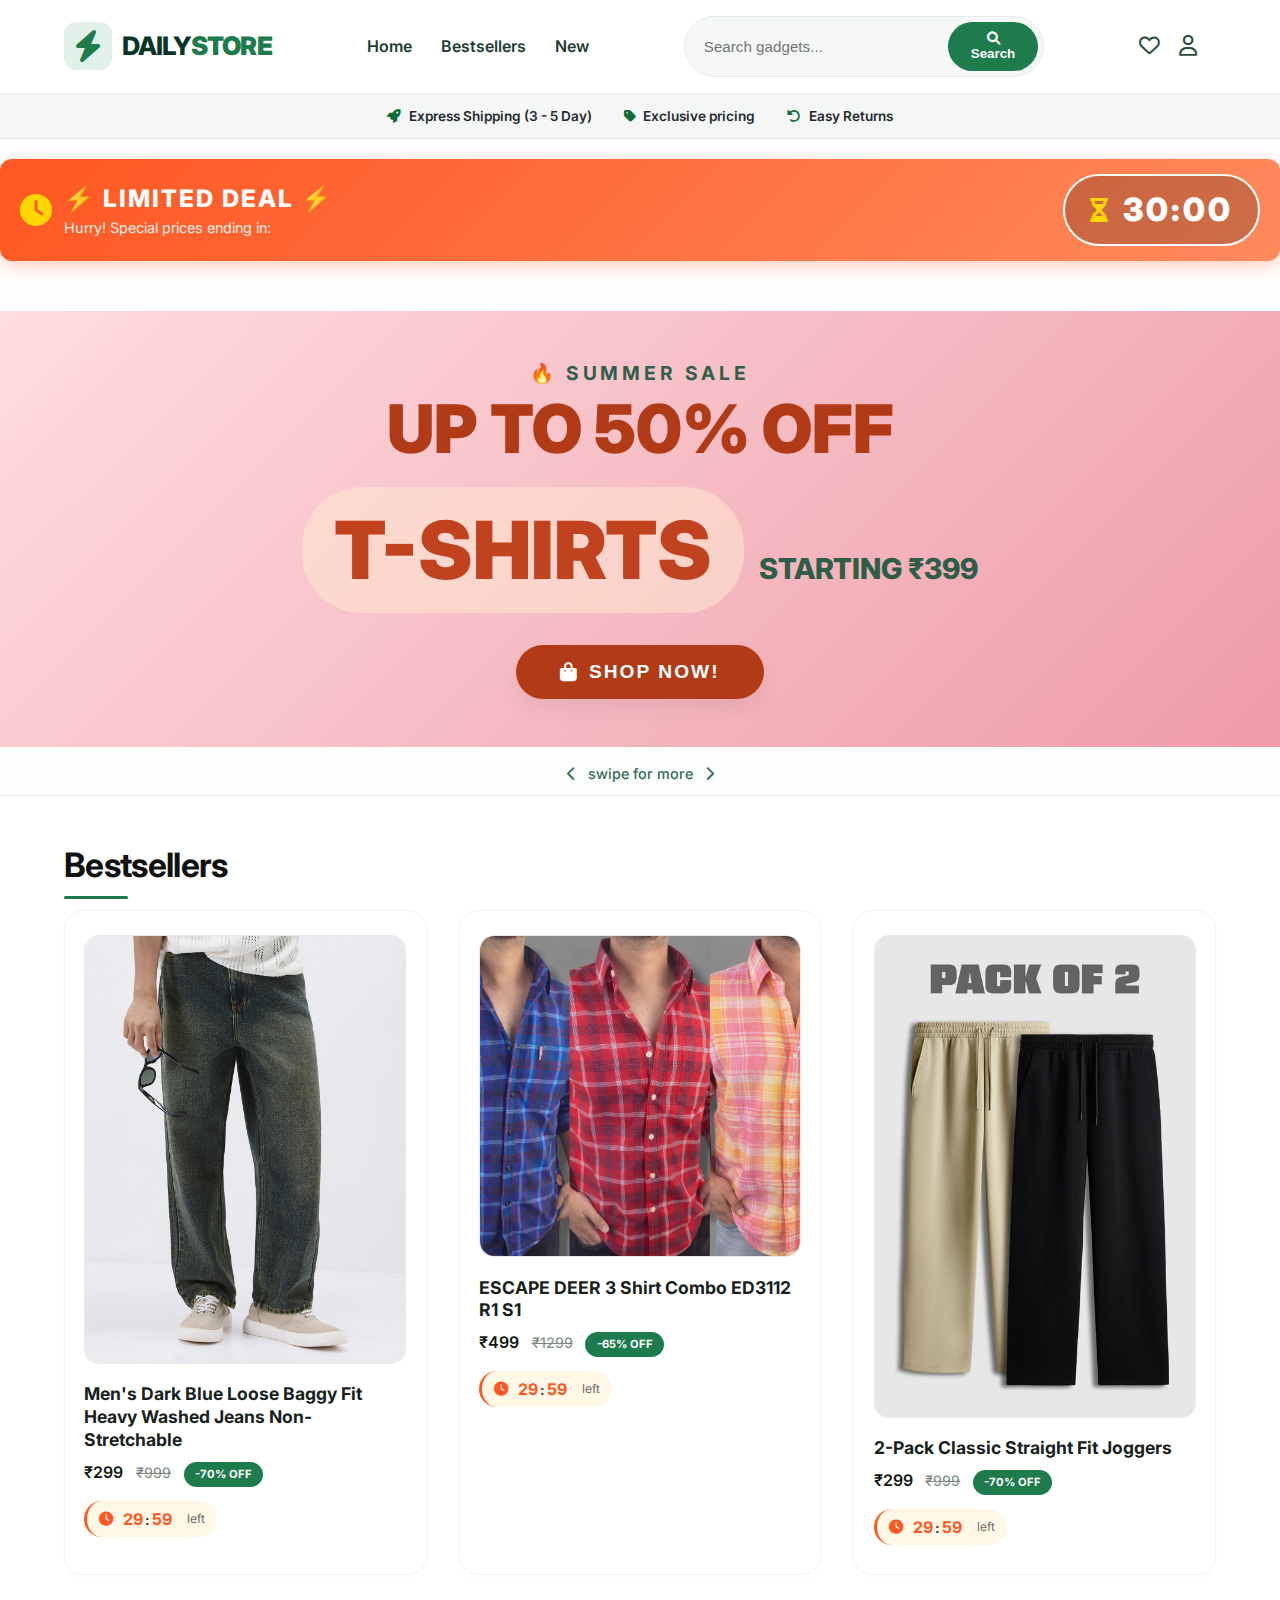
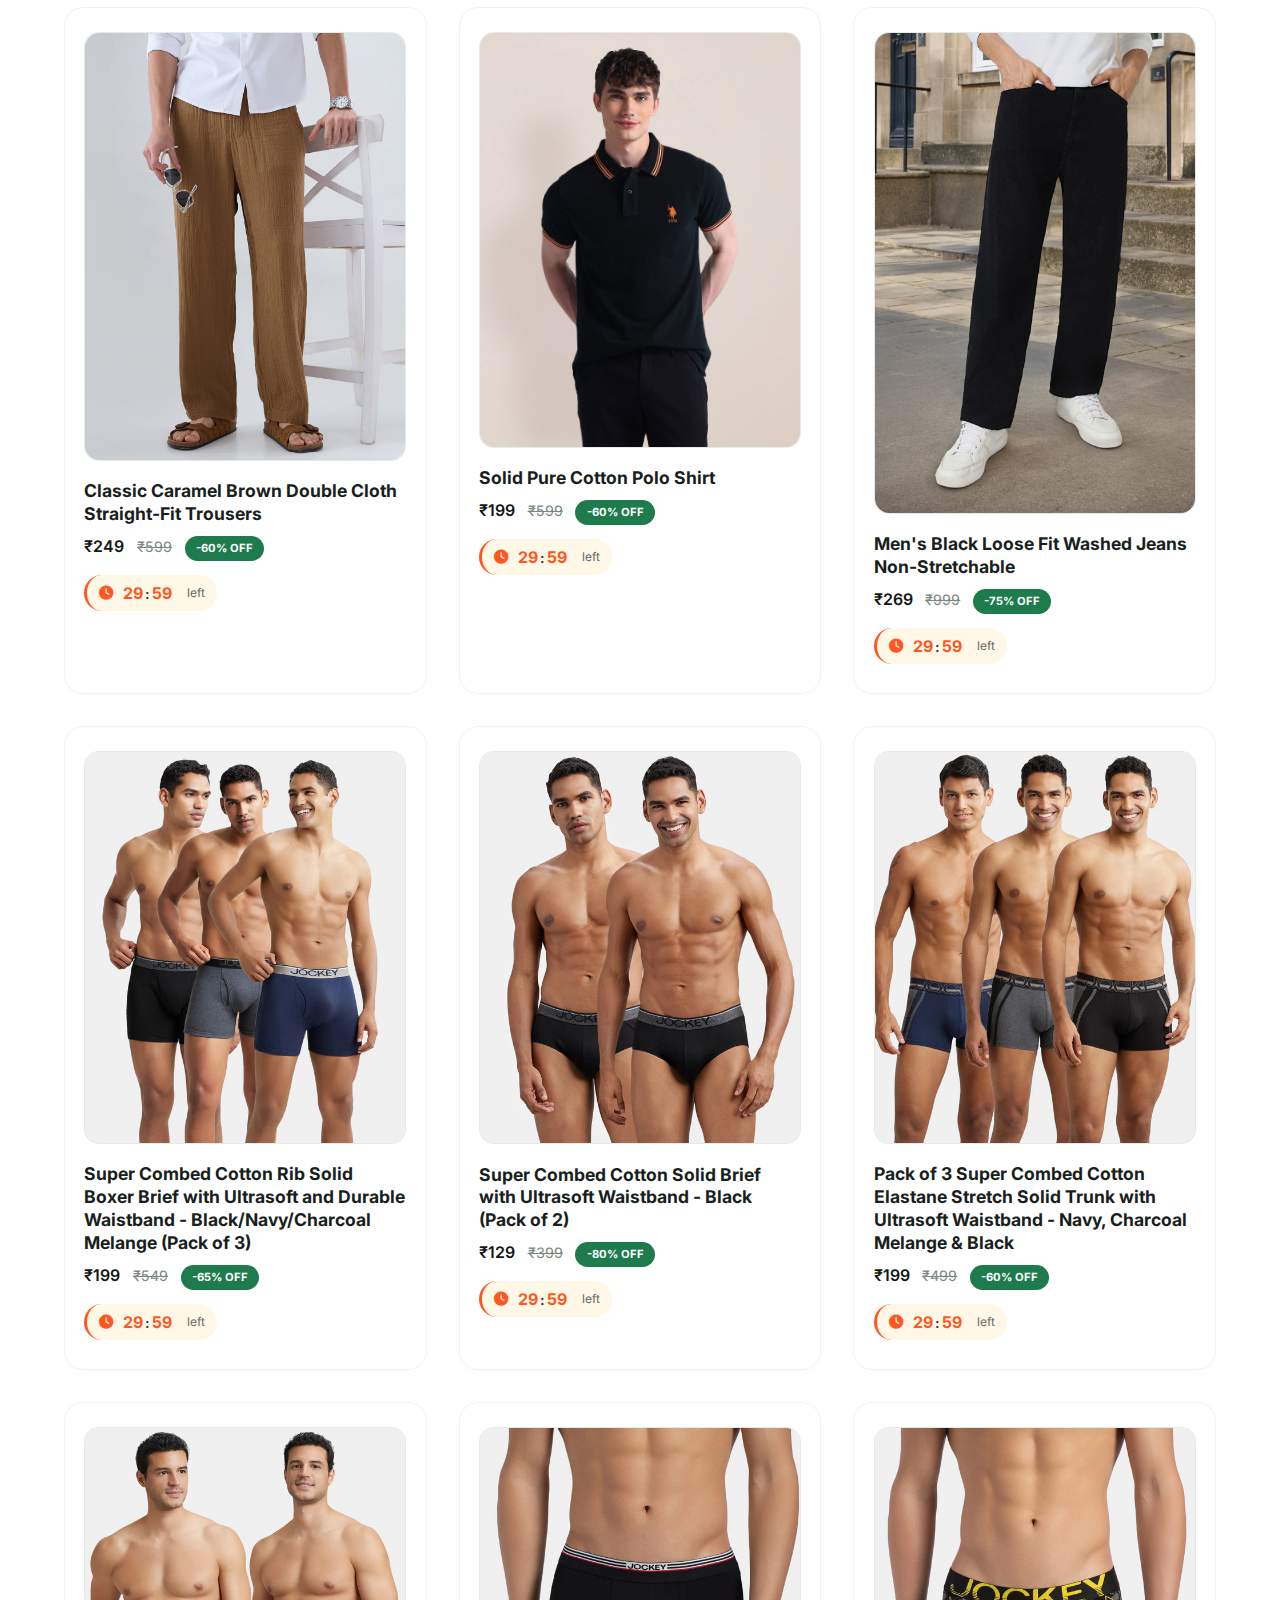
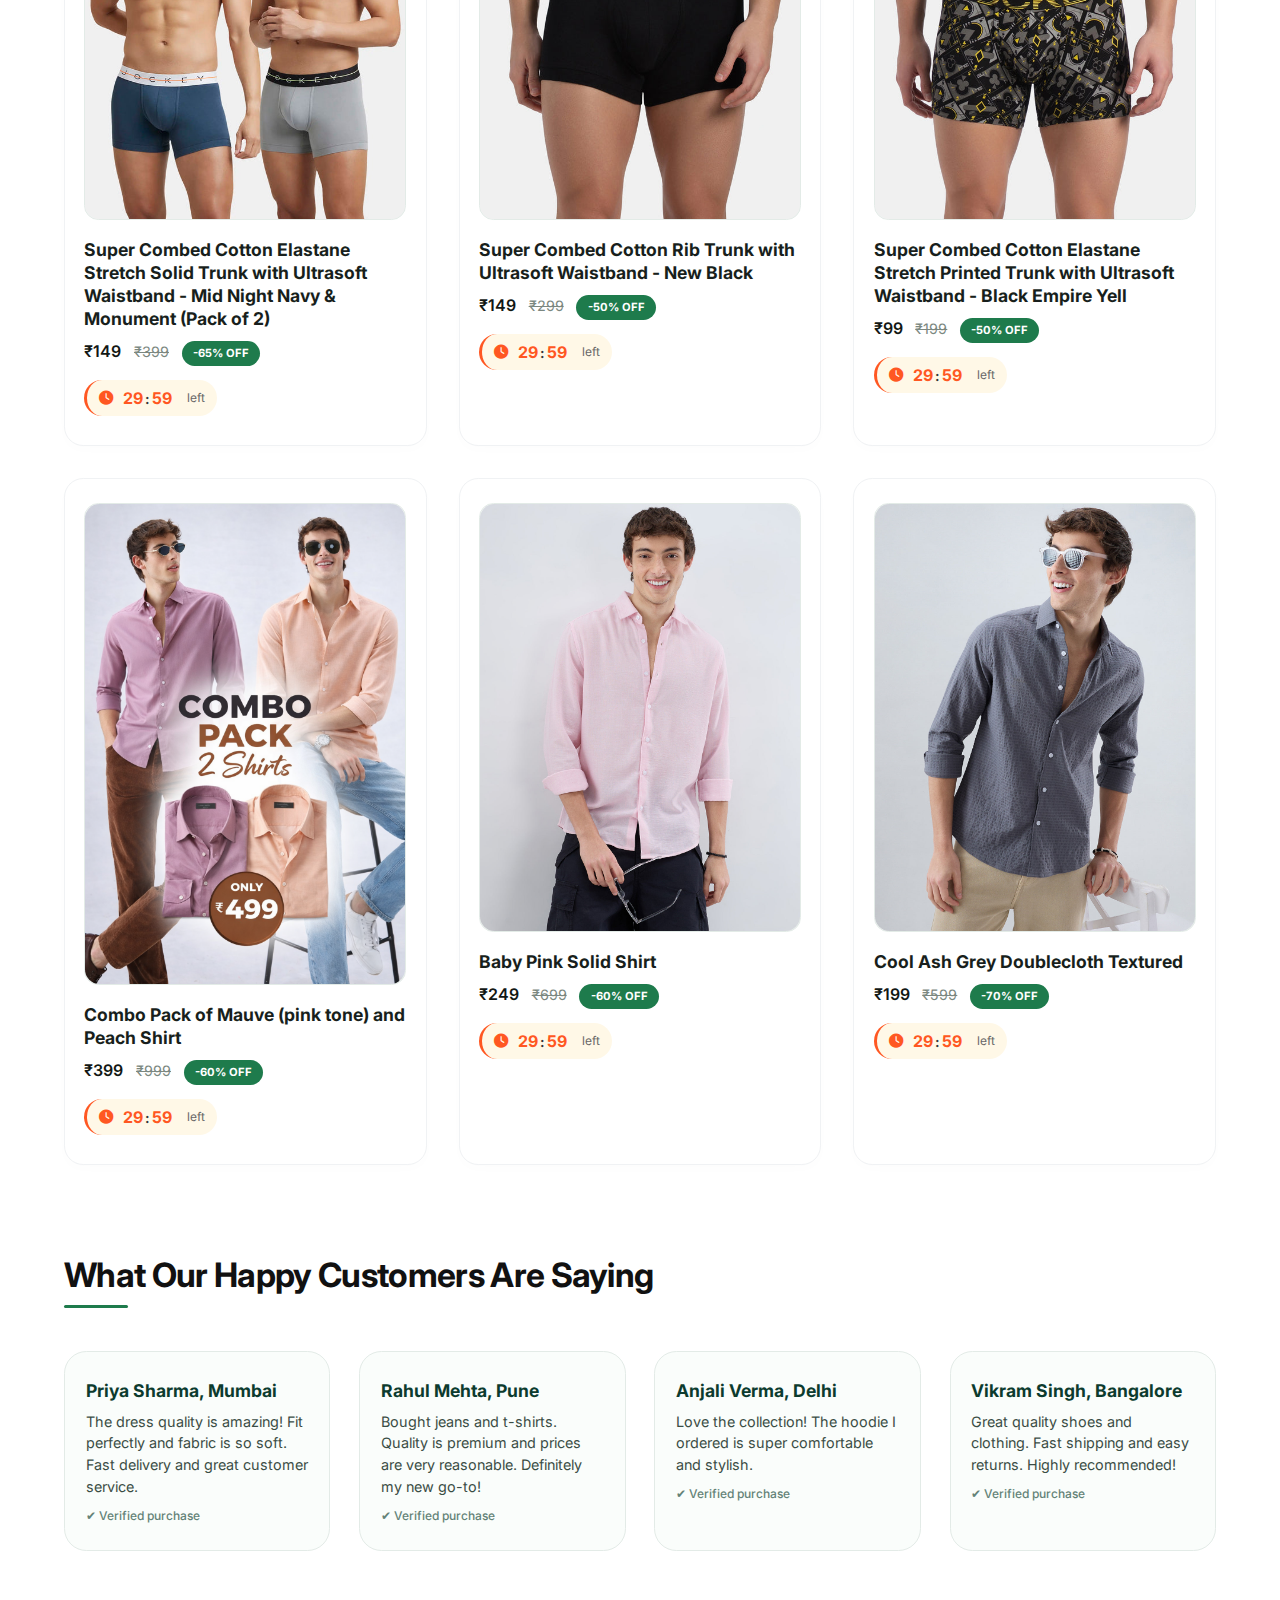
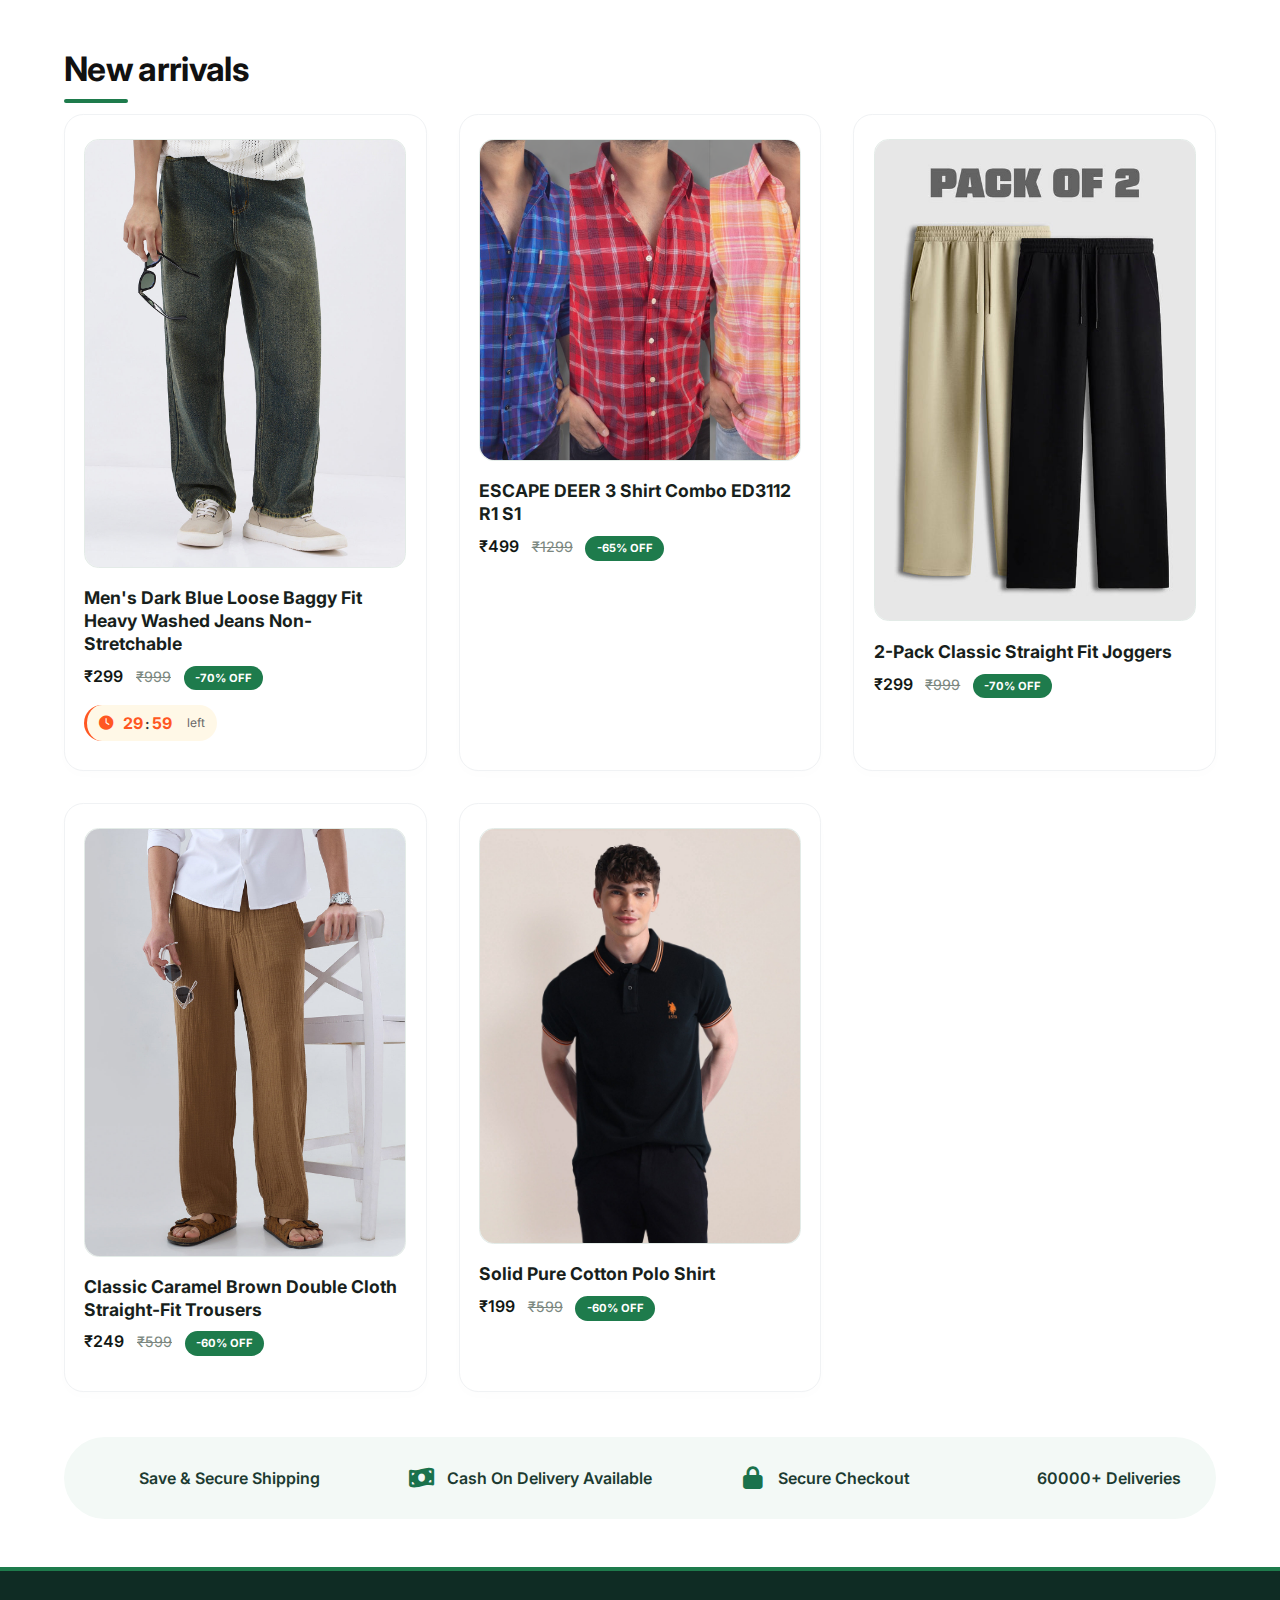
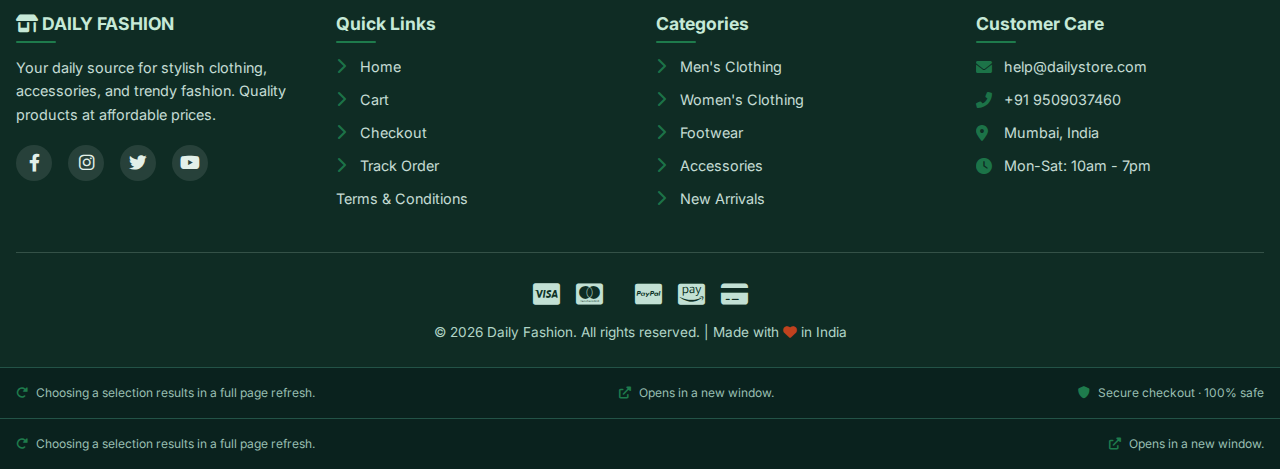
<file: index.html>
<!-- ============ index.html ============ -->
<!-- ============ HOMEPAGE ============ -->
<!DOCTYPE html>
<html lang="en">
<head>
  <meta charset="UTF-8">
  <meta name="viewport" content="width=device-width, initial-scale=1.0, maximum-scale=5.0, user-scalable=yes">
  <title>Daily Store · Homepage</title>
    <!-- ============ GOOGLE TAG (gtag.js) ============ -->
 <script async src="https://www.googletagmanager.com/gtag/js?id=AW-17967582538"></script>
  </script>
  <!-- Font Awesome 6 -->
   <link rel='stylesheet' href='https://cdn-uicons.flaticon.com/3.0.0/uicons-solid-straight/css/uicons-solid-straight.css'>
   <link rel='stylesheet' href='https://cdn-uicons.flaticon.com/3.0.0/uicons-regular-rounded/css/uicons-regular-rounded.css'>
  <link rel="stylesheet" href="https://cdnjs.cloudflare.com/ajax/libs/font-awesome/6.0.0-beta3/css/all.min.css">
  <!-- Google Font: Inter -->
  <link href="https://fonts.googleapis.com/css2?family=Inter:opsz,wght@14..32,400;14..32,500;14..32,600;14..32,700;14..32,800;14..32,900&display=swap" rel="stylesheet">
  <!-- Main CSS -->
  <link rel="stylesheet" href="css/style.css">
</head>
<body>
  <!-- Toast Notification -->
  <div id="cartToast" class="cart-toast">
    <i class="fas fa-check-circle"></i> Added to cart!
  </div>

  <!-- ============ HEADER ============ -->
  <header class="main-header">
    <div class="logo-area" onclick="window.location.href='index.html'">
      <div class="logo-icon">
        <i class="fas fa-bolt"></i>
      </div>
      <div class="logo-text">
        DAILY<span>STORE</span>
      </div>
    </div>

    <!-- Desktop Navigation -->
    <div class="desktop-nav">
      <a href="index.html">Home</a>
      <a href="index.html#bestsellers">Bestsellers</a>
      <a href="index.html#new">New</a>
    </div>

    <!-- Desktop Search -->
    <div class="header-search">
      <input type="text" placeholder="Search gadgets..." id="searchInput">
      <button id="searchBtn"><i class="fas fa-search"></i> Search</button>
    </div>

    <!-- Header Icons with Cart Count -->
    <div class="header-icons">
      <i class="far fa-heart" id="wishlistIcon"></i>
      <i class="far fa-user" id="accountIcon"></i>
      <div class="cart-icon-wrapper" onclick="window.location.href='cart.html'">
        <i class="fi fi-rr-shopping-bag" id="cartIcon"></i>
        <span class="cart-count" id="cartCount">0</span>
      </div>
    </div>

    <!-- Hamburger Menu (Mobile) -->
    <div class="hamburger-menu" id="hamburgerBtn">
      <i class="fas fa-bars"></i>
    </div>
  </header>

  <!-- ============ MOBILE SIDEBAR ============ -->
  <div class="mobile-sidebar" id="mobileSidebar">
    <div class="sidebar-header">
      <span class="sidebar-logo">DAILY<span style="color:#1e7b4c;">STORE</span></span>
      <i class="fas fa-times close-sidebar" id="closeSidebar"></i>
    </div>
    
    <!-- Mobile Search -->
    <div class="mobile-search">
      <input type="text" placeholder="Search gadgets..." id="mobileSearchInput">
      <button id="mobileSearchBtn"><i class="fas fa-search"></i></button>
    </div>

    <ul class="mobile-nav-links">
      <li><a href="index.html"><i class="fas fa-home"></i> Home</a></li>
      <li><a href="order-tracking.html"><i class="fi fi-ss-map-location-track"></i> Track Order</a></li>
      <li><a href="index.html#bestsellers"><i class="fas fa-fire"></i> Bestsellers</a></li>
      <li><a href="index.html#new"><i class="fas fa-clock"></i> New arrivals</a></li>
      <li><a href="index.html#gadgets"><i class="fas fa-mobile-alt"></i> Gadgets</a></li>
      <li><a href="#" id="mobileWishlistLink"><i class="far fa-heart"></i> Wishlist</a></li>
      <li><a href="#" id="mobileAccountLink"><i class="far fa-user"></i> Account</a></li>
      <li><a href="terms.html"><i class="fas fa-file-contract"></i> Terms</a></li>
      <li><a href="cart.html" id="mobileCartLink">
        <i class="far fa-shopping-cart"></i> Cart 
        <span class="mobile-cart-badge" style="display:none;">0</span>
      </a></li>
    </ul>
  </div>
  <div class="overlay" id="overlay"></div>

  <!-- ============ TOP USP BAR ============ -->
  <div class="top-usp">
    <span><i class="fas fa-rocket"></i> Express Shipping (3 - 5 Day)</span>
    <span><i class="fas fa-tag"></i> Exclusive pricing</span>
    <span><i class="fas fa-rotate-left"></i> Easy Returns</span>
  </div>
<div class="mega-deal-banner" id="megaDealBanner">
  <div class="deal-left">
    <i class="fas fa-clock"></i>
    <div>
      <h3>⚡ LIMITED DEAL ⚡</h3>
      <p>Hurry! Special prices ending in:</p>
    </div>
  </div>
  <div class="deal-timer-box">
    <i class="fas fa-hourglass-half"></i>
    <span id="megaDealTimer">30:00</span>
  </div>
</div>
  <!-- ============ BANNERS - CLOTHING THEME ============ -->
<section class="fullscreen-banner-section">
  <div class="banner-scroll-wrapper" id="bannerWrapper">
    <div class="fullscreen-banner-row">
      <!-- Banner 1 - Summer Sale -->
      <div class="full-banner-card" style="background: linear-gradient(135deg, #ffdde1 0%, #ee9ca7 100%);">
        <span class="banner-pre">🔥 SUMMER SALE</span>
        <div class="banner-headline" style="color: #b13b17;">UP TO 50% OFF</div>
        <div style="display: flex; align-items: baseline; gap: 15px; flex-wrap: wrap; justify-content: center;">
          <span class="banner-discount">T-SHIRTS</span>
          <span style="font-size: 1.8rem; font-weight: 800; color: #2e5e47;">STARTING ₹399</span>
        </div>
        <button class="banner-btn" style="background: #b13b17;" onclick="window.location.href='product.html?id=1'">
          <i class="fas fa-shopping-bag"></i> SHOP NOW!
        </button>
      </div>
      
      <!-- Banner 2 - Women's Collection -->
      <div class="full-banner-card" style="background: linear-gradient(135deg, #fbc2eb 0%, #a6c1ee 100%);">
        <span class="banner-pre" style="color: #a5511e;">NEW ARRIVALS</span>
        <div class="banner-headline" style="color: #4a2b5c;">WOMEN'S WEAR</div>
        <span style="font-size: 1.8rem; font-weight: 700; color: #7b4a1e;">FLORAL DRESSES</span>
        <span class="banner-discount" style="background: rgba(230,120,50,0.15); color: #b13b17; font-size: 2.5rem;">40% OFF</span>
        <button class="banner-btn" style="background: #4a2b5c;" onclick="window.location.href='product.html?id=4'">
          <i class="fas fa-heart"></i> EXPLORE
        </button>
      </div>
      
      <!-- Banner 3 - Footwear Sale -->
      <div class="full-banner-card" style="background: linear-gradient(135deg, #d4fc79 0%, #96e6a1 100%);">
        <div style="font-size: clamp(1.8rem,8vw,3.2rem); font-weight: 900; color: #1a4d3e;">FOOTWEAR</div>
        <div style="font-size: clamp(2rem,9vw,3.8rem); font-weight: 900; color: #0f4035;">SALE</div>
        <span style="font-size: 1.4rem; font-weight: 700; color: #256454; margin: 10px 0;">SNEAKERS · SHOES · SANDALS</span>
        <p style="font-size: 1.2rem; font-weight: 600; color: #2c5e4b;">UP TO 50% OFF + FREE SHIPPING</p>
        <button class="banner-btn" style="background: #0e4d39;" onclick="window.location.href='product.html?id=7'">
          <i class="fas fa-shoe-prints"></i> SHOP NOW
        </button>
      </div>
    </div>
  </div>
  <div class="scroll-indicator">
    <i class="fas fa-chevron-left"></i> <span>swipe for more</span> <i class="fas fa-chevron-right"></i>
  </div>
</section>
<!-- ============ LIMITED DEAL BANNER ============ -->
  <!-- ============ MAIN CONTENT ============ -->
  <div class="container">
    <!-- Bestsellers Section -->
    <h2 class="section-title" id="bestsellers">Bestsellers</h2>
    <div class="product-grid" id="bestsellersGrid"></div>

    <!-- Testimonials Section -->
    <h2 class="section-title">What Our Happy Customers Are Saying</h2>
    <div class="testimonial-grid" id="testimonialGrid"></div>

    <!-- New Arrivals Section -->
    <h2 class="section-title" id="new">New arrivals</h2>
    <div class="product-grid" id="newarrivalsGrid"></div>

    <!-- Shipping Partners -->
    <div class="shipping-partners">
      <div class="partner-item"><i class="fas fa-truck-shield"></i> Save & Secure Shipping</div>
      <div class="partner-item"><i class="fas fa-money-bill-wave"></i> Cash On Delivery Available</div>
      <div class="partner-item"><i class="fas fa-lock"></i> Secure Checkout</div>
      <div class="partner-item"><i class="fas fa-boxes-packing"></i> 60000+ Deliveries</div>
    </div>
  </div>

  <!-- ============ FOOTER ============ -->
<!-- ============ FOOTER ============ -->
<footer class="main-footer">
  <div class="footer-content">
    <!-- Column 1: About -->
    <div class="footer-col">
      <h4><i class="fas fa-store-alt"></i> DAILY FASHION</h4>
      <p class="footer-about">Your daily source for stylish clothing, accessories, and trendy fashion. Quality products at affordable prices.</p>
      <div class="social-icons">
        <i class="fab fa-facebook-f"></i>
        <i class="fab fa-instagram"></i>
        <i class="fab fa-twitter"></i>
        <i class="fab fa-youtube"></i>
      </div>
    </div>
    
    <!-- Column 2: Quick Links -->
    <div class="footer-col">
      <h4>Quick Links</h4>
      <ul>
        <li><a href="index.html"><i class="fas fa-chevron-right"></i> Home</a></li>
        <li><a href="cart.html"><i class="fas fa-chevron-right"></i> Cart</a></li>
        <li><a href="checkout.html"><i class="fas fa-chevron-right"></i> Checkout</a></li>
        <li><a href="order-tracking.html"><i class="fas fa-chevron-right"></i> Track Order</a></li>
        <li><a href="terms.html">Terms & Conditions</a></li>
      </ul>
    </div>
    
    <!-- Column 3: Categories -->
    <div class="footer-col">
      <h4>Categories</h4>
      <ul>
        <li><a href="#"><i class="fas fa-chevron-right"></i> Men's Clothing</a></li>
        <li><a href="#"><i class="fas fa-chevron-right"></i> Women's Clothing</a></li>
        <li><a href="#"><i class="fas fa-chevron-right"></i> Footwear</a></li>
        <li><a href="#"><i class="fas fa-chevron-right"></i> Accessories</a></li>
        <li><a href="#"><i class="fas fa-chevron-right"></i> New Arrivals</a></li>
      </ul>
    </div>
    
    <!-- Column 4: Contact -->
    <div class="footer-col">
      <h4>Customer Care</h4>
      <ul>
        <li><i class="fas fa-envelope"></i> help@dailystore.com</li>
        <li><i class="fas fa-phone-alt"></i> +91 9509037460</li>
        <li><i class="fas fa-map-marker-alt"></i> Mumbai, India</li>
        <li><i class="fas fa-clock"></i> Mon-Sat: 10am - 7pm</li>
      </ul>
    </div>
  </div>
  
  <!-- Footer Bottom with Payment Icons -->
  <div class="footer-bottom">
    <div class="payment-icons">
      <i class="fab fa-cc-visa" title="Visa"></i>
      <i class="fab fa-cc-mastercard" title="Mastercard"></i>
      <i class="fab fa-cc-rupay" title="RuPay"></i>
      <i class="fab fa-cc-paypal" title="PayPal"></i>
      <i class="fab fa-cc-amazon-pay" title="Amazon Pay"></i>
      <i class="fas fa-credit-card" title="Credit Card"></i>
    </div>
    <span>© 2026 Daily Fashion. All rights reserved. | Made with <i class="fas fa-heart" style="color: #c0421e;"></i> in India</span>
  </div>
</footer>

<!-- Micro Footer -->
<div class="micro-footer">
  <span><i class="fas fa-rotate-right"></i> Choosing a selection results in a full page refresh.</span>
  <span><i class="fas fa-external-link-alt"></i> Opens in a new window.</span>
  <span><i class="fas fa-shield-alt"></i> Secure checkout · 100% safe</span>
</div>

  <!-- Micro Footer -->
  <div class="micro-footer">
    <span><i class="fas fa-rotate-right"></i> Choosing a selection results in a full page refresh.</span>
    <span><i class="fas fa-external-link-alt"></i> Opens in a new window.</span>
  </div>

  <!-- JavaScript Files -->
   
  <script src="js/data.js"></script>
  <script src="js/cart.js"></script>
  <script src="js/main.js"></script>
  <script src="js/gtag.js"></script>
</body>
</html>
</file>
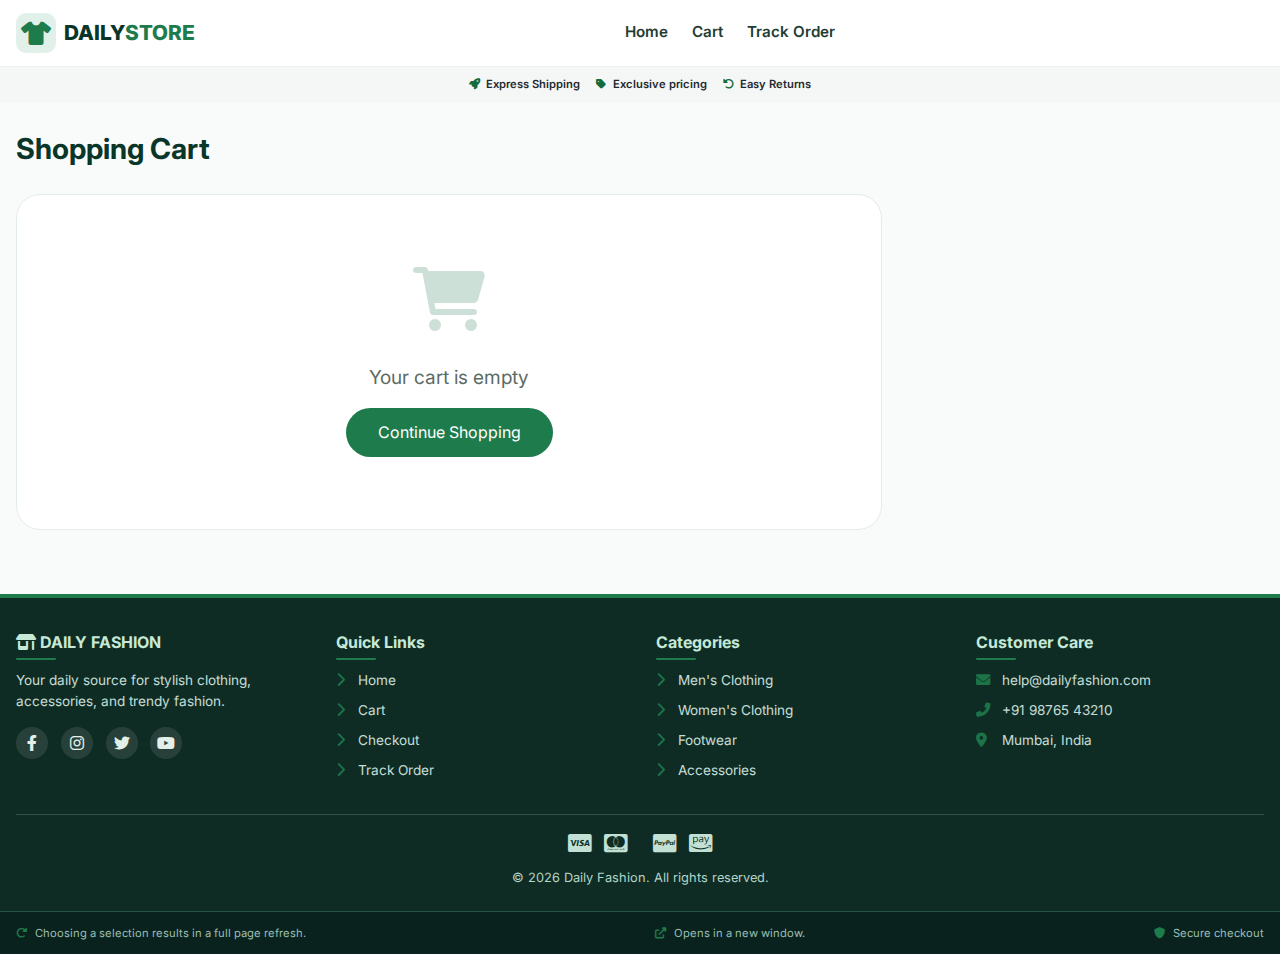
<file: cart.html>
<!-- ============ cart.html ============ -->
<!-- ============ FULLY MOBILE RESPONSIVE ============ -->
<!DOCTYPE html>
<html lang="en">
<head>
  <meta charset="UTF-8">
  <meta name="viewport" content="width=device-width, initial-scale=1.0, maximum-scale=1.0, user-scalable=yes">
  <title>Shopping Cart · Daily Store</title>
  <!-- ============ GOOGLE TAG (gtag.js) ============ -->
  <script async src="https://www.googletagmanager.com/gtag/js?id=AW-17967582538"></script>
  <script>
    window.dataLayer = window.dataLayer || [];
    function gtag(){dataLayer.push(arguments);}
    gtag('js', new Date());
    gtag('config', 'AW-17967582538');
  </script>
  <link rel='stylesheet' href='https://cdn-uicons.flaticon.com/3.0.0/uicons-solid-straight/css/uicons-solid-straight.css'>
  <link rel='stylesheet' href='https://cdn-uicons.flaticon.com/3.0.0/uicons-regular-rounded/css/uicons-regular-rounded.css'>
  <link rel="stylesheet" href="https://cdnjs.cloudflare.com/ajax/libs/font-awesome/6.0.0-beta3/css/all.min.css">
  <link href="https://fonts.googleapis.com/css2?family=Inter:wght@400;500;600;700;800;900&display=swap" rel="stylesheet">
  
  <style>
    /* ============ GLOBAL RESET ============ */
    * { margin: 0; padding: 0; box-sizing: border-box; }
    
    html { 
      font-size: 16px; 
      scroll-behavior: smooth; 
      width: 100%; 
      overflow-x: hidden;
    }
    
    @media (max-width: 480px) { 
      html { font-size: 14px; } 
    }
    
    body { 
      font-family: 'Inter', sans-serif; 
      background: #f8fbfa; 
      color: #111; 
      width: 100%; 
      overflow-x: hidden;
      line-height: 1.5;
    }
    
    /* ============ HEADER ============ */
    .main-header {
      background: white; 
      padding: 0.8rem 1rem; 
      display: flex; 
      align-items: center;
      justify-content: space-between; 
      border-bottom: 1px solid #eef3f1;
      position: sticky; 
      top: 0; 
      z-index: 100; 
      width: 100%;
    }
    
    .logo-area { 
      display: flex; 
      align-items: center; 
      gap: 0.5rem; 
      cursor: pointer; 
    }
    
    .logo-icon {
      width: 40px; 
      height: 40px; 
      background: #e1f0e9; 
      border-radius: 10px;
      display: flex; 
      align-items: center; 
      justify-content: center; 
      color: #1e7b4c; 
      font-size: 1.5rem;
    }
    
    .logo-text { 
      font-size: 1.3rem; 
      font-weight: 800; 
      color: #0a3529; 
    }
    
    .logo-text span { 
      color: #1e7b4c; 
    }
    
    /* Desktop Navigation */
    .desktop-nav { 
      display: flex; 
      gap: 1.5rem; 
    }
    
    .desktop-nav a { 
      text-decoration: none; 
      color: #1f3d34; 
      font-weight: 600; 
      font-size: 0.95rem;
    }
    
    @media (max-width: 900px) { 
      .desktop-nav { 
        display: none; 
      } 
    }
    
    /* Header Icons */
    .header-icons { 
      display: flex; 
      gap: 1rem; 
      align-items: center; 
    }
    
    .header-icons i, .header-icons .fi { 
      font-size: 1.3rem; 
      color: #2a4c3b; 
      cursor: pointer; 
    }
    
    .cart-icon-wrapper { 
      position: relative; 
      cursor: pointer; 
    }
    
    .cart-count {
      position: absolute; 
      top: -8px; 
      right: -10px; 
      background: #c0421e; 
      color: white;
      font-size: 0.65rem; 
      width: 18px; 
      height: 18px; 
      border-radius: 50%; 
      display: flex;
      align-items: center; 
      justify-content: center; 
      border: 2px solid white;
      font-weight: 700;
    }
    
    /* Hamburger Menu */
    .hamburger-menu {
      display: none;
      font-size: 1.8rem;
      cursor: pointer;
      color: #1e4d3a;
    }
    
    @media (max-width: 900px) { 
      .hamburger-menu { 
        display: block; 
      } 
    }
    
    /* Mobile Sidebar */
    .mobile-sidebar {
      position: fixed;
      top: 0;
      right: -100%;
      width: 280px;
      height: 100vh;
      background: white;
      box-shadow: -5px 0 30px rgba(0,0,0,0.1);
      z-index: 1000;
      padding: 2rem 1.5rem;
      transition: right 0.3s ease;
    }
    
    .mobile-sidebar.active { right: 0; }
    
    .sidebar-header {
      display: flex;
      justify-content: space-between;
      align-items: center;
      margin-bottom: 2rem;
      border-bottom: 1px solid #e6efea;
      padding-bottom: 1rem;
    }
    
    .sidebar-logo { 
      font-size: 1.4rem; 
      font-weight: 800; 
      color: #0a3529; 
    }
    
    .close-sidebar { 
      font-size: 1.6rem; 
      cursor: pointer; 
      color: #2e5e4b; 
    }
    
    .mobile-nav-links {
      display: flex;
      flex-direction: column;
      gap: 1.2rem;
      list-style: none;
    }
    
    .mobile-nav-links li a {
      text-decoration: none;
      color: #1f3d34;
      font-weight: 600;
      font-size: 1rem;
      display: flex;
      align-items: center;
      gap: 0.8rem;
    }
    
    .mobile-nav-links li a i { 
      width: 24px; 
      color: #1e7b4c; 
    }
    
    .overlay {
      position: fixed;
      top: 0;
      left: 0;
      width: 100%;
      height: 100%;
      background: rgba(0,0,0,0.5);
      z-index: 999;
      opacity: 0;
      visibility: hidden;
      transition: 0.3s;
    }
    
    .overlay.active { opacity: 1; visibility: visible; }
    
    /* ============ TOP USP ============ */
    .top-usp {
      background: #f5f7f6;
      padding: 0.6rem 1rem;
      display: flex;
      flex-wrap: wrap;
      justify-content: center;
      gap: 0.5rem 1rem;
      font-size: 0.7rem;
      font-weight: 600;
      color: #1f2a2f;
    }
    
    .top-usp i { 
      color: #146b3a; 
      margin-right: 0.2rem; 
    }
    
    /* ============ CART SECTION ============ */
    .cart-section { 
      padding: 1.5rem 1rem; 
      max-width: 1280px; 
      margin: 0 auto; 
      width: 100%;
    }
    
    .cart-title { 
      font-size: 1.8rem; 
      margin-bottom: 1.5rem; 
      color: #0a3529; 
    }
    
    @media (max-width: 480px) {
      .cart-title { 
        font-size: 1.5rem; 
        margin-bottom: 1rem; 
      }
    }
    
    /* Cart Grid */
    .cart-grid {
      display: grid;
      grid-template-columns: 1fr 350px;
      gap: 2rem;
    }
    
    @media (max-width: 900px) {
      .cart-grid {
        grid-template-columns: 1fr 300px;
        gap: 1.5rem;
      }
    }
    
    @media (max-width: 700px) {
      .cart-grid {
        grid-template-columns: 1fr;
        gap: 1.5rem;
      }
    }
    
    /* Cart Items Container */
    .cart-items {
      background: white;
      border-radius: 1.5rem;
      padding: 1.5rem;
      border: 1px solid #e3ece8;
    }
    
    @media (max-width: 480px) {
      .cart-items {
        padding: 1rem;
        border-radius: 1.2rem;
      }
    }
    
    /* Empty Cart */
    .empty-cart {
      text-align: center;
      padding: 3rem 1rem;
    }
    
    .empty-cart i {
      font-size: 4rem;
      color: #cde0d7;
      margin-bottom: 1rem;
    }
    
    .empty-cart p {
      font-size: 1.1rem;
      color: #5d6b65;
      margin-bottom: 1.5rem;
    }
    
    .continue-shopping-btn {
      background: #1e7b4c;
      color: white;
      padding: 0.8rem 2rem;
      border-radius: 50px;
      text-decoration: none;
      font-weight: 600;
      display: inline-block;
      transition: 0.2s;
    }
    
    .continue-shopping-btn:hover {
      background: #14633c;
    }
    
    /* Cart Item */
    .cart-item {
      display: grid;
      grid-template-columns: 80px 1fr auto auto auto;
      gap: 1rem;
      align-items: center;
      padding: 1rem 0;
      border-bottom: 1px solid #e3ece8;
    }
    
    .cart-item:last-child {
      border-bottom: none;
    }
    
    @media (max-width: 700px) {
      .cart-item {
        grid-template-columns: 70px 1fr;
        gap: 0.8rem;
        position: relative;
        padding: 1rem 0;
      }
      
      .cart-item-quantity {
        grid-column: 1 / -1;
        justify-content: flex-start;
        margin-top: 0.3rem;
      }
      
      .cart-item-total {
        position: absolute;
        top: 1rem;
        right: 0;
      }
      
      .cart-item-remove {
        position: absolute;
        bottom: 1rem;
        right: 0;
      }
    }
    
    @media (max-width: 480px) {
      .cart-item {
        grid-template-columns: 60px 1fr;
      }
      
      .cart-item-image {
        width: 60px;
        height: 60px;
      }
    }
    
    /* Cart Item Image */
    .cart-item-image {
      width: 80px;
      height: 80px;
      background: #f9fbfa;
      border-radius: 1rem;
      display: flex;
      align-items: center;
      justify-content: center;
      overflow: hidden;
      border: 1px solid #e3ece8;
    }
    
    .cart-item-image img {
      width: 100%;
      height: 100%;
      object-fit: cover;
    }
    
    .cart-item-image i {
      font-size: 2rem;
      color: #43755a;
    }
    
    /* Cart Item Details */
    .cart-item-details h3 {
      font-size: 1rem;
      font-weight: 700;
      color: #181f1c;
      margin-bottom: 0.3rem;
    }
    
    .cart-item-details p {
      font-size: 0.8rem;
      color: #5d6b65;
    }
    
    .cart-item-price {
      color: #1e7b4c;
      font-weight: 700;
      font-size: 0.9rem;
      margin-top: 0.3rem;
    }
    
    /* Cart Item Quantity */
    .cart-item-quantity {
      display: flex;
      align-items: center;
      gap: 0.5rem;
    }
    
    .cart-qty-btn {
      width: 32px;
      height: 32px;
      border-radius: 50%;
      border: 1px solid #e3ece8;
      background: white;
      color: #1e7b4c;
      font-weight: 700;
      cursor: pointer;
      display: flex;
      align-items: center;
      justify-content: center;
      transition: 0.2s;
    }
    
    .cart-qty-btn:hover {
      background: #1e7b4c;
      color: white;
      border-color: #1e7b4c;
    }
    
    .cart-qty-value {
      font-weight: 600;
      min-width: 30px;
      text-align: center;
    }
    
    /* Cart Item Total */
    .cart-item-total {
      font-weight: 700;
      color: #0a3529;
    }
    
    /* Cart Item Remove */
    .cart-item-remove {
      color: #c0421e;
      cursor: pointer;
      font-size: 1.1rem;
      transition: 0.2s;
    }
    
    .cart-item-remove:hover {
      transform: scale(1.1);
    }
    
    /* Cart Summary */
    .cart-summary {
      background: #f3f9f6;
      border-radius: 1.5rem;
      padding: 1.5rem;
      height: fit-content;
      position: sticky;
      top: 90px;
    }
    
    @media (max-width: 700px) {
      .cart-summary {
        position: static;
        margin-top: 1rem;
      }
    }
    
    @media (max-width: 480px) {
      .cart-summary {
        padding: 1.2rem;
        border-radius: 1.2rem;
      }
    }
    
    .cart-summary h3 {
      font-size: 1.2rem;
      font-weight: 700;
      color: #0a3529;
      margin-bottom: 1.2rem;
    }
    
    .summary-row {
      display: flex;
      justify-content: space-between;
      margin-bottom: 0.8rem;
      color: #3a4d45;
    }
    
    .summary-row.total {
      font-size: 1.2rem;
      font-weight: 700;
      color: #0a3529;
      border-top: 1px solid #cde0d7;
      padding-top: 1rem;
      margin-top: 0.8rem;
    }
    
    .checkout-btn {
      background: #1e7b4c;
      color: white;
      border: none;
      padding: 1rem;
      border-radius: 50px;
      font-weight: 700;
      font-size: 1rem;
      width: 100%;
      margin-top: 1.2rem;
      cursor: pointer;
      transition: 0.2s;
    }
    
    .checkout-btn:hover {
      background: #14633c;
      transform: scale(1.02);
    }
    
    /* ============ FOOTER STYLES ============ */
    .main-footer {
      background: #0f2c24;
      color: #e2f0e9;
      padding: 2rem 1rem 1.5rem;
      margin-top: 2.5rem;
      width: 100%;
      border-top: 4px solid #1e7b4c;
    }
    
    .footer-content {
      max-width: 1280px;
      margin: 0 auto;
      display: grid;
      grid-template-columns: repeat(4, 1fr);
      gap: 2rem;
    }
    
    @media (max-width: 900px) {
      .footer-content {
        grid-template-columns: repeat(2, 1fr);
        gap: 1.5rem;
      }
    }
    
    @media (max-width: 600px) {
      .footer-content {
        grid-template-columns: 1fr;
        gap: 1.5rem;
        text-align: center;
      }
    }
    
    .footer-col h4 {
      font-size: 1rem;
      font-weight: 700;
      margin-bottom: 1rem;
      color: #c6e9d7;
      position: relative;
      display: inline-block;
    }
    
    .footer-col h4::after {
      content: '';
      position: absolute;
      bottom: -6px;
      left: 0;
      width: 40px;
      height: 2px;
      background: #1e7b4c;
      border-radius: 2px;
    }
    
    @media (max-width: 600px) {
      .footer-col h4::after {
        left: 50%;
        transform: translateX(-50%);
      }
    }
    
    .footer-col ul {
      list-style: none;
      padding: 0;
    }
    
    .footer-col li {
      margin-bottom: 0.6rem;
      font-size: 0.85rem;
      opacity: 0.9;
      display: flex;
      align-items: center;
      gap: 0.5rem;
      color: #dbefe7;
    }
    
    @media (max-width: 600px) {
      .footer-col li {
        justify-content: center;
      }
    }
    
    .footer-col li i {
      width: 18px;
      color: #1e7b4c;
      font-size: 0.9rem;
    }
    
    .footer-col a {
      color: #dbefe7;
      text-decoration: none;
      transition: color 0.2s;
    }
    
    .footer-col a:hover {
      color: #ffffff;
      text-decoration: underline;
    }
    
    .footer-about {
      opacity: 0.9;
      font-size: 0.85rem;
      line-height: 1.5;
      margin-bottom: 1rem;
      color: #dbefe7;
    }
    
    .social-icons {
      display: flex;
      gap: 0.8rem;
      margin-top: 0.8rem;
    }
    
    @media (max-width: 600px) {
      .social-icons {
        justify-content: center;
      }
    }
    
    .social-icons i {
      width: 32px;
      height: 32px;
      background: rgba(255, 255, 255, 0.1);
      border-radius: 50%;
      display: flex;
      align-items: center;
      justify-content: center;
      font-size: 1rem;
      color: #e2f0e9;
      cursor: pointer;
      transition: all 0.2s;
    }
    
    .social-icons i:hover {
      background: #1e7b4c;
      transform: translateY(-2px);
    }
    
    .footer-bottom {
      max-width: 1280px;
      margin: 1.5rem auto 0;
      padding-top: 1.2rem;
      border-top: 1px solid rgba(200, 230, 215, 0.2);
      display: flex;
      flex-direction: column;
      align-items: center;
      gap: 0.8rem;
      text-align: center;
      font-size: 0.8rem;
      color: #b1d5c7;
    }
    
    .payment-icons {
      display: flex;
      gap: 0.8rem;
      font-size: 1.3rem;
      color: #c2e0d4;
      justify-content: center;
      flex-wrap: wrap;
    }
    
    .payment-icons i {
      transition: transform 0.2s;
    }
    
    .payment-icons i:hover {
      transform: scale(1.1);
      color: white;
    }
    
    /* Micro Footer */
    .micro-footer {
      background: #0a221e;
      padding: 0.8rem 1rem;
      display: flex;
      flex-wrap: wrap;
      justify-content: space-between;
      align-items: center;
      font-size: 0.7rem;
      color: #99bfb2;
      border-top: 1px solid #235347;
      width: 100%;
    }
    
    @media (max-width: 600px) {
      .micro-footer {
        flex-direction: column;
        gap: 0.4rem;
        text-align: center;
        padding: 0.6rem;
      }
      
      .micro-footer span {
        display: flex;
        align-items: center;
        gap: 0.3rem;
        flex-wrap: wrap;
        justify-content: center;
      }
    }
    
    .micro-footer i {
      color: #1e7b4c;
      margin-right: 0.3rem;
    }
    
    /* Toast Notification */
    .cart-toast {
      position: fixed;
      bottom: 20px;
      right: 20px;
      background: #1e4d3d;
      color: white;
      padding: 10px 20px;
      border-radius: 50px;
      font-weight: 600;
      font-size: 0.85rem;
      z-index: 9999;
      opacity: 0;
      transition: opacity 0.3s;
    }
    
    @media (max-width: 480px) {
      .cart-toast {
        bottom: 15px;
        right: 15px;
        left: 15px;
        text-align: center;
        max-width: none;
      }
    }
    
    .cart-toast.show { opacity: 1; }
    
    /* Loading Spinner */
    .loading-spinner {
      text-align: center;
      padding: 2rem;
    }
    
    .loading-spinner i {
      font-size: 2rem;
      color: #1e7b4c;
      animation: spin 1s linear infinite;
    }
    
    @keyframes spin {
      0% { transform: rotate(0deg); }
      100% { transform: rotate(360deg); }
    }
  </style>
</head>
<body>
  <div id="cartToast" class="cart-toast"></div>

  <!-- Mobile Sidebar -->
  <div class="mobile-sidebar" id="mobileSidebar">
    <div class="sidebar-header">
      <span class="sidebar-logo">DAILY<span style="color:#1e7b4c;">FASHION</span></span>
      <i class="fas fa-times close-sidebar" id="closeSidebar"></i>
    </div>
    <ul class="mobile-nav-links">
      <li><a href="index.html"><i class="fas fa-home"></i> Home</a></li>
      <li><a href="cart.html"><i class="fi fi-rr-shopping-bag"></i> Cart</a></li>
      <li><a href="order-tracking.html"><i class="fas fa-truck"></i> Track Order</a></li>
      <li><a href="#"><i class="fas fa-fire"></i> Bestsellers</a></li>
      <li><a href="#"><i class="far fa-heart"></i> Wishlist</a></li>
    </ul>
  </div>
  <div class="overlay" id="overlay"></div>

  <!-- Header -->
  <header class="main-header">
    <div class="logo-area" onclick="window.location.href='index.html'">
      <div class="logo-icon"><i class="fas fa-tshirt"></i></div>
      <div class="logo-text">DAILY<span>STORE</span></div>
    </div>
    <div class="desktop-nav">
      <a href="index.html">Home</a>
      <a href="cart.html">Cart</a>
      <a href="order-tracking.html">Track Order</a>
    </div>
    <div class="header-icons">
      <div class="cart-icon-wrapper" onclick="window.location.href='cart.html'">
        <i class="fi fi-rr-shopping-bag"></i>
        <span class="cart-count" id="cartCount">0</span>
      </div>
      <div class="hamburger-menu" id="hamburgerBtn">
        <i class="fas fa-bars"></i>
      </div>
    </div>
  </header>

  <!-- Top USP -->
  <div class="top-usp">
    <span><i class="fas fa-rocket"></i> Express Shipping</span>
    <span><i class="fas fa-tag"></i> Exclusive pricing</span>
    <span><i class="fas fa-rotate-left"></i> Easy Returns</span>
  </div>

  <!-- Cart Section -->
  <section class="cart-section">
    <h1 class="cart-title">Shopping Cart</h1>
    
    <div class="cart-grid">
      <!-- Cart Items -->
      <div class="cart-items" id="cartItemsContainer">
        <div class="loading-spinner">
          <i class="fas fa-spinner fa-spin"></i>
          <p>Loading cart...</p>
        </div>
      </div>
      
      <!-- Cart Summary -->
      <div class="cart-summary" id="cartSummaryContainer">
        <h3>Order Summary</h3>
        <div id="summaryContent">
          <div class="loading-spinner" style="padding:1rem;">
            <i class="fas fa-spinner fa-spin"></i>
          </div>
        </div>
      </div>
    </div>
  </section>

  <!-- Footer -->
  <footer class="main-footer">
    <div class="footer-content">
      <div class="footer-col">
        <h4><i class="fas fa-store-alt"></i> DAILY FASHION</h4>
        <p class="footer-about">Your daily source for stylish clothing, accessories, and trendy fashion.</p>
        <div class="social-icons">
          <i class="fab fa-facebook-f"></i>
          <i class="fab fa-instagram"></i>
          <i class="fab fa-twitter"></i>
          <i class="fab fa-youtube"></i>
        </div>
      </div>
      
      <div class="footer-col">
        <h4>Quick Links</h4>
        <ul>
          <li><a href="index.html"><i class="fas fa-chevron-right"></i> Home</a></li>
          <li><a href="cart.html"><i class="fas fa-chevron-right"></i> Cart</a></li>
          <li><a href="checkout.html"><i class="fas fa-chevron-right"></i> Checkout</a></li>
          <li><a href="order-tracking.html"><i class="fas fa-chevron-right"></i> Track Order</a></li>
        </ul>
      </div>
      
      <div class="footer-col">
        <h4>Categories</h4>
        <ul>
          <li><a href="#"><i class="fas fa-chevron-right"></i> Men's Clothing</a></li>
          <li><a href="#"><i class="fas fa-chevron-right"></i> Women's Clothing</a></li>
          <li><a href="#"><i class="fas fa-chevron-right"></i> Footwear</a></li>
          <li><a href="#"><i class="fas fa-chevron-right"></i> Accessories</a></li>
        </ul>
      </div>
      
      <div class="footer-col">
        <h4>Customer Care</h4>
        <ul>
          <li><i class="fas fa-envelope"></i> help@dailyfashion.com</li>
          <li><i class="fas fa-phone-alt"></i> +91 98765 43210</li>
          <li><i class="fas fa-map-marker-alt"></i> Mumbai, India</li>
        </ul>
      </div>
    </div>
    
    <div class="footer-bottom">
      <div class="payment-icons">
        <i class="fab fa-cc-visa"></i>
        <i class="fab fa-cc-mastercard"></i>
        <i class="fab fa-cc-rupay"></i>
        <i class="fab fa-cc-paypal"></i>
        <i class="fab fa-cc-amazon-pay"></i>
      </div>
      <span>© 2026 Daily Fashion. All rights reserved.</span>
    </div>
  </footer>

  <!-- Micro Footer -->
  <div class="micro-footer">
    <span><i class="fas fa-rotate-right"></i> Choosing a selection results in a full page refresh.</span>
    <span><i class="fas fa-external-link-alt"></i> Opens in a new window.</span>
    <span><i class="fas fa-shield-alt"></i> Secure checkout</span>
  </div>
  <script src="js/data.js"></script>
  <script src="js/cart.js"></script>
  <script>
     document.addEventListener('DOMContentLoaded', function() {
    if (typeof cart !== 'undefined') {
      cart.renderCartPage();
    }
  });
  </script>
  <script src="js/gtag.js"></script>
</body>
</html>
</file>
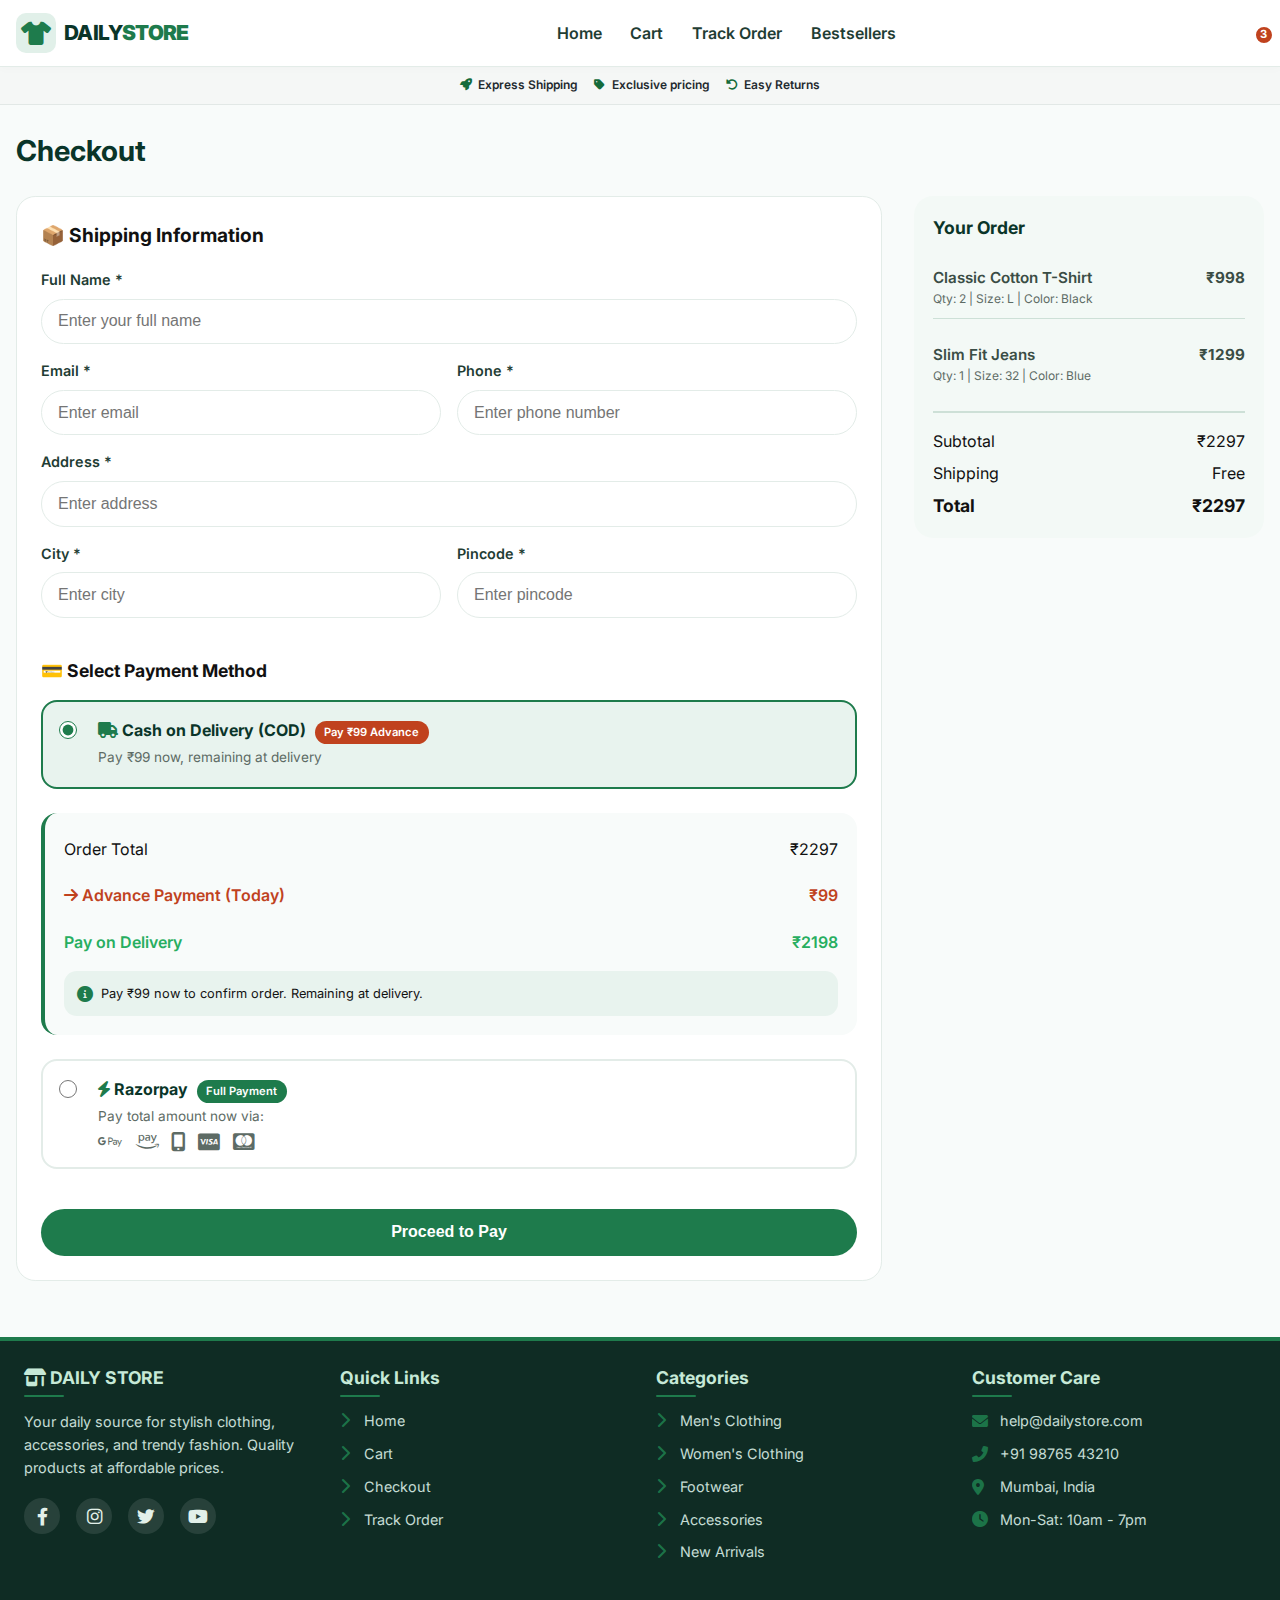
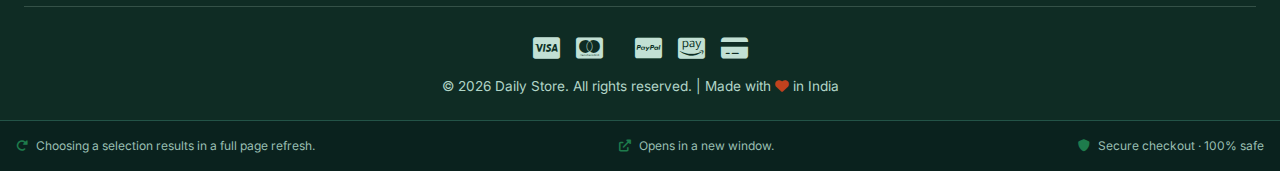
<file: checkout.html>
<!-- ============ checkout.html ============ -->
<!-- ============ FIXED: COD Advance ₹99 Adjustment ============ -->
<!DOCTYPE html>
<html lang="en">
<head>
  <meta charset="UTF-8">
  <meta name="viewport" content="width=device-width, initial-scale=1.0, maximum-scale=1.0, user-scalable=yes">
  <title>Checkout · Daily Store</title>
  <!-- ============ GOOGLE TAG (gtag.js) ============ -->
  <script async src="https://www.googletagmanager.com/gtag/js?id=AW-17967582538"></script>
  <script>
    window.dataLayer = window.dataLayer || [];
    function gtag(){dataLayer.push(arguments);}
    gtag('js', new Date());
    gtag('config', 'AW-17967582538');
  </script>
  <link rel="stylesheet" href="css/style.css">
  <link rel='stylesheet' href='https://cdn-uicons.flaticon.com/3.0.0/uicons-solid-straight/css/uicons-solid-straight.css'>
  <link rel='stylesheet' href='https://cdn-uicons.flaticon.com/3.0.0/uicons-regular-rounded/css/uicons-regular-rounded.css'>
  <link rel="stylesheet" href="https://cdnjs.cloudflare.com/ajax/libs/font-awesome/6.0.0-beta3/css/all.min.css">
  <link href="https://fonts.googleapis.com/css2?family=Inter:wght@400;500;600;700;800;900&display=swap" rel="stylesheet">
  <!-- Razorpay Script -->
  <script src="https://checkout.razorpay.com/v1/checkout.js"></script>
  <style>
    * { margin: 0; padding: 0; box-sizing: border-box; }
    body { 
      font-family: 'Inter', sans-serif; 
      background: #f8fbfa; 
      color: #111; 
      overflow-x: hidden;
      width: 100%;
    }
    
    /* ============ MOBILE RESPONSIVE ============ */
    html { font-size: 16px; }
    @media (max-width: 480px) { html { font-size: 14px; } }
    
    .container { width: 100%; max-width: 1280px; margin: 0 auto; padding: 0 1rem; }
    @media (max-width: 768px) { .container { padding: 0 0.8rem; } }
    
    /* ============ HEADER ============ */
    .main-header {
      background: white; padding: 0.8rem 1rem; display: flex; align-items: center;
      justify-content: space-between; border-bottom: 1px solid #e3ece8;
      position: sticky; top: 0; z-index: 100; width: 100%;
    }
    .logo-area { display: flex; align-items: center; gap: 0.5rem; cursor: pointer; }
    .logo-icon {
      width: 40px; height: 40px; background: #e1f0e9; border-radius: 10px;
      display: flex; align-items: center; justify-content: center; color: #1e7b4c; font-size: 1.5rem;
    }
    .logo-text { font-size: 1.3rem; font-weight: 800; color: #0a3529; }
    .logo-text span { color: #1e7b4c; }
    
    /* Desktop Navigation - Hidden on Mobile */
    .desktop-nav { display: flex; gap: 1.8rem; }
    .desktop-nav a { text-decoration: none; color: #1f3d34; font-weight: 600; }
    @media (max-width: 768px) { .desktop-nav { display: none; } }
    
    /* Header Icons */
    .header-icons { display: flex; gap: 1rem; align-items: center; }
    .cart-icon-wrapper { position: relative; cursor: pointer; }
    .cart-count {
      position: absolute; top: -8px; right: -10px; background: #c0421e; color: white;
      font-size: 0.7rem; width: 20px; height: 20px; border-radius: 50%; display: flex;
      align-items: center; justify-content: center; border: 2px solid white;
    }
    
    /* ============ HAMBURGER MENU (MOBILE TOGGLE) ============ */
    .hamburger-menu {
      display: none; font-size: 1.8rem; cursor: pointer; color: #1e4d3a;
    }
    @media (max-width: 768px) { .hamburger-menu { display: block; } }
    
    /* Mobile Sidebar */
    .mobile-sidebar {
      position: fixed; top: 0; right: -100%; width: 280px; height: 100vh;
      background: white; box-shadow: -5px 0 30px rgba(0,0,0,0.1);
      z-index: 1000; padding: 2rem 1.5rem; transition: right 0.3s ease;
      display: flex; flex-direction: column;
    }
    .mobile-sidebar.active { right: 0; }
    .sidebar-header {
      display: flex; justify-content: space-between; align-items: center;
      margin-bottom: 2rem; border-bottom: 1px solid #e6efea; padding-bottom: 1rem;
    }
    .sidebar-logo { font-size: 1.4rem; font-weight: 800; color: #0a3529; }
    .close-sidebar { font-size: 1.6rem; cursor: pointer; color: #2e5e4b; }
    .mobile-nav-links { display: flex; flex-direction: column; gap: 1.5rem; list-style: none; }
    .mobile-nav-links li a {
      text-decoration: none; color: #1f3d34; font-weight: 600; font-size: 1.1rem;
      display: flex; align-items: center; gap: 0.8rem;
    }
    .mobile-nav-links li a i { width: 24px; color: #1e7b4c; }
    
    /* Overlay */
    .overlay {
      position: fixed; top: 0; left: 0; width: 100%; height: 100%;
      background: rgba(0,0,0,0.5); z-index: 999; opacity: 0; visibility: hidden;
      transition: 0.3s;
    }
    .overlay.active { opacity: 1; visibility: visible; }
    
    /* ============ TOP USP ============ */
    .top-usp {
      background: #f5f7f6; text-align: center; padding: 0.6rem;
      display: flex; flex-wrap: wrap; justify-content: center; gap: 0.5rem 1rem;
      font-size: 0.75rem; font-weight: 600; color: #1f2a2f;
    }
    .top-usp i { color: #146b3a; margin-right: 0.2rem; }
    
    /* ============ CHECKOUT SECTION ============ */
    .checkout-section { 
      padding: 1.5rem 1rem; 
      max-width: 1280px; 
      margin: 0 auto; 
      width: 100%;
    }
    .checkout-title { 
      font-size: 1.8rem; 
      margin-bottom: 1.5rem; 
      color: #0a3529; 
    }
    @media (max-width: 480px) { 
      .checkout-title { font-size: 1.5rem; margin-bottom: 1rem; } 
    }
    
    /* Checkout Grid */
    .checkout-grid {
      display: grid; grid-template-columns: 1fr 350px; gap: 2rem;
    }
    @media (max-width: 900px) {
      .checkout-grid { grid-template-columns: 1fr 300px; gap: 1.5rem; }
    }
    @media (max-width: 768px) {
      .checkout-grid { grid-template-columns: 1fr; gap: 1.5rem; }
    }
    
    /* Form Styles */
    .checkout-form {
      background: white; padding: 1.5rem; border-radius: 1.2rem; border: 1px solid #e3ece8;
    }
    @media (max-width: 480px) {
      .checkout-form { padding: 1.2rem; border-radius: 1rem; }
    }
    
    .form-group { margin-bottom: 1rem; }
    .form-row { 
      display: grid; grid-template-columns: 1fr 1fr; gap: 1rem; 
    }
    @media (max-width: 480px) {
      .form-row { grid-template-columns: 1fr; gap: 0.8rem; }
    }
    
    label {
      display: block; font-weight: 600; margin-bottom: 0.3rem; color: #0a3529;
      font-size: 0.9rem;
    }
    input {
      width: 100%; padding: 0.7rem 1rem; border: 1px solid #e3ece8;
      border-radius: 50px; font-size: 0.95rem; outline: none;
    }
    input:focus { border-color: #1e7b4c; }
    
    /* Payment Options */
    .payment-option {
      display: flex; align-items: flex-start; gap: 0.8rem; padding: 1rem;
      border: 2px solid #e3ece8; border-radius: 1rem; margin-bottom: 1rem;
      cursor: pointer; transition: all 0.2s;
    }
    @media (max-width: 480px) {
      .payment-option { padding: 0.8rem; gap: 0.5rem; }
    }
    
    .payment-option:hover { border-color: #1e7b4c; background: #f3f9f6; }
    .payment-option.selected { border-color: #1e7b4c; background: #e8f3ee; }
    .payment-option input[type="radio"] { 
      width: 18px; height: 18px; margin-top: 3px; accent-color: #1e7b4c;
    }
    .payment-title {
      font-weight: 700; font-size: 1rem; color: #0a3529; margin-bottom: 0.2rem;
    }
    .payment-desc {
      font-size: 0.85rem; color: #5d6b65; margin-bottom: 0.2rem;
    }
    .payment-badge {
      display: inline-block; background: #c0421e; color: white;
      padding: 0.2rem 0.6rem; border-radius: 50px; font-size: 0.7rem; font-weight: 600;
      margin-left: 0.3rem;
    }
    .razorpay-badge {
      display: inline-block; background: #1e7b4c; color: white;
      padding: 0.2rem 0.6rem; border-radius: 50px; font-size: 0.7rem; font-weight: 600;
      margin-left: 0.3rem;
    }
    
    /* ============ NEW: PRICE BREAKDOWN SECTION ============ */
    .price-breakdown {
      background: #f8fbfa;
      padding: 1.2rem;
      border-radius: 1rem;
      margin: 1.5rem 0;
      border-left: 4px solid #1e7b4c;
      display: none;
    }
    
    .price-breakdown.show {
      display: block;
    }
    
    .price-row {
      display: flex;
      justify-content: space-between;
      margin-bottom: 0.8rem;
      padding: 0.3rem 0;
    }
    
    .price-row.total {
      font-weight: 700;
      font-size: 1.1rem;
      border-top: 2px dashed #cde0d7;
      margin-top: 0.8rem;
      padding-top: 1rem;
    }
    
    .price-row.saving {
      color: #27ae60;
      font-weight: 600;
    }
    
    .price-row.advance {
      color: #c0421e;
      font-weight: 600;
    }
    
    .info-box {
      background: #e8f3ee;
      padding: 0.8rem;
      border-radius: 0.8rem;
      margin-top: 0.8rem;
      font-size: 0.8rem;
      display: flex;
      align-items: center;
      gap: 0.5rem;
    }
    
    .info-box i {
      color: #1e7b4c;
      font-size: 1rem;
    }
    
    /* Payment Icons Row */
    .payment-icons-row {
      display: flex; gap: 0.8rem; font-size: 1.2rem; color: #5d6b65; margin-top: 0.3rem;
      flex-wrap: wrap;
    }
    @media (max-width: 480px) {
      .payment-icons-row { gap: 0.5rem; font-size: 1rem; }
    }
    
    /* Order Summary */
    .order-summary {
      background: #f3f9f6; padding: 1.2rem; border-radius: 1.2rem; height: fit-content;
    }
    @media (max-width: 480px) {
      .order-summary { padding: 1rem; border-radius: 1rem; }
    }
    
    .order-item {
      display: flex; justify-content: space-between; padding: 0.6rem 0;
      border-bottom: 1px solid #cde0d7; gap: 0.5rem;
    }
    .order-item:last-child { border-bottom: none; }
    .order-item div:first-child { 
      flex: 1; 
      word-break: break-word;
      padding-right: 0.5rem;
    }
    
    /* Buttons */
    .place-order-btn {
      width: 100%; padding: 0.9rem; background: #1e7b4c; color: white;
      border: none; border-radius: 50px; font-weight: 700; font-size: 1rem;
      cursor: pointer; margin-top: 1.5rem; transition: 0.2s;
    }
    .place-order-btn:hover { background: #14633c; }
    .place-order-btn:disabled {
      background: #a0c0b2; cursor: not-allowed;
    }
    @media (max-width: 480px) {
      .place-order-btn { padding: 0.8rem; font-size: 0.95rem; margin-top: 1.2rem; }
    }
    
    /* Footer */
    .main-footer { 
      background: #0f2c24; color: #e2f0e9; padding: 1.5rem; margin-top: 2rem; 
      width: 100%;
    }
    .footer-bottom { text-align: center; font-size: 0.85rem; }
    
    /* Toast */
    .cart-toast {
      position: fixed; bottom: 20px; right: 20px; background: #1e4d3d;
      color: white; padding: 10px 20px; border-radius: 50px; font-weight: 600;
      z-index: 9999; opacity: 0; transition: opacity 0.3s; font-size: 0.9rem;
      max-width: 90%; white-space: nowrap;
    }
    @media (max-width: 480px) {
      .cart-toast { 
        bottom: 15px; 
        right: 15px; 
        left: 15px; 
        max-width: none; 
        text-align: center;
        white-space: normal;
      }
    }
    .cart-toast.show { opacity: 1; }
    
    /* Loading Spinner */
    .loading-spinner {
      text-align: center; padding: 1rem;
    }
    .loading-spinner i {
      font-size: 2rem; color: #1e7b4c; animation: spin 1s linear infinite;
    }
    @keyframes spin { 0% { transform: rotate(0deg); } 100% { transform: rotate(360deg); } }
  </style>
</head>
<body>
  <div id="cartToast" class="cart-toast"></div>

  <!-- ============ MOBILE SIDEBAR ============ -->
  <div class="mobile-sidebar" id="mobileSidebar">
    <div class="sidebar-header">
      <span class="sidebar-logo">DAILY<span style="color:#1e7b4c;">STORE</span></span>
      <i class="fas fa-times close-sidebar" id="closeSidebar"></i>
    </div>
    <ul class="mobile-nav-links">
      <li><a href="index.html"><i class="fas fa-home"></i> Home</a></li>
      <li><a href="cart.html"><i class="fi fi-rr-shopping-bag"></i> Cart</a></li>
      <li><a href="order-tracking.html"><i class="fas fa-truck"></i> Track Order</a></li>
      <li><a href="#"><i class="fas fa-fire"></i> Bestsellers</a></li>
      <li><a href="#"><i class="fas fa-clock"></i> New Arrivals</a></li>
      <li><a href="#"><i class="far fa-heart"></i> Wishlist</a></li>
      <li><a href="#"><i class="far fa-user"></i> Account</a></li>
    </ul>
  </div>
  <div class="overlay" id="overlay"></div>

  <!-- ============ HEADER ============ -->
  <header class="main-header">
    <div class="logo-area" onclick="window.location.href='index.html'">
      <div class="logo-icon"><i class="fas fa-tshirt"></i></div>
      <div class="logo-text">DAILY<span>STORE</span></div>
    </div>
    
    <div class="desktop-nav">
      <a href="index.html">Home</a>
      <a href="cart.html">Cart</a>
      <a href="order-tracking.html">Track Order</a>
      <a href="#">Bestsellers</a>
    </div>
    
    <div class="header-icons">
      <div class="cart-icon-wrapper" onclick="window.location.href='cart.html'">
        <i class="fi fi-rr-shopping-bag"></i>
        <span class="cart-count" id="cartCount">0</span>
      </div>
      <div class="hamburger-menu" id="hamburgerBtn">
        <i class="fas fa-bars"></i>
      </div>
    </div>
  </header>

  <!-- ============ TOP USP ============ -->
  <div class="top-usp">
    <span><i class="fas fa-rocket"></i> Express Shipping</span>
    <span><i class="fas fa-tag"></i> Exclusive pricing</span>
    <span><i class="fas fa-rotate-left"></i> Easy Returns</span>
  </div>

  <!-- ============ CHECKOUT SECTION ============ -->
  <section class="checkout-section">
    <h1 class="checkout-title">Checkout</h1>
    
    <div class="checkout-grid">
      <!-- LEFT COLUMN: CHECKOUT FORM -->
      <div class="checkout-form">
        <h3 style="margin-bottom: 1.2rem; font-size: 1.2rem;">📦 Shipping Information</h3>
        
        <!-- FULL NAME -->
        <div class="form-group">
          <label>Full Name *</label>
          <input type="text" id="fullName" placeholder="Enter your full name">
        </div>
        
        <!-- EMAIL AND PHONE -->
        <div class="form-row">
          <div class="form-group">
            <label>Email *</label>
            <input type="email" id="email" placeholder="Enter email">
          </div>
          <div class="form-group">
            <label>Phone *</label>
            <input type="tel" id="phone" placeholder="Enter phone number">
          </div>
        </div>
        
        <!-- ADDRESS -->
        <div class="form-group">
          <label>Address *</label>
          <input type="text" id="address" placeholder="Enter address">
        </div>
        
        <!-- CITY AND PINCODE -->
        <div class="form-row">
          <div class="form-group">
            <label>City *</label>
            <input type="text" id="city" placeholder="Enter city">
          </div>
          <div class="form-group">
            <label>Pincode *</label>
            <input type="text" id="pincode" placeholder="Enter pincode">
          </div>
        </div>
        
        <h3 style="margin: 1.5rem 0 1rem; font-size: 1.1rem;">💳 Select Payment Method</h3>
        
        <!-- OPTION 1: COD WITH ₹99 ADVANCE -->
        <div class="payment-option" id="codOption">
          <input type="radio" name="payment" id="codRadio" value="cod" checked>
          <div style="flex:1;">
            <div class="payment-title">
              <i class="fas fa-truck" style="color:#1e7b4c;"></i> Cash on Delivery (COD)
              <span class="payment-badge">Pay ₹99 Advance</span>
            </div>
            <div class="payment-desc">
              Pay ₹99 now, remaining at delivery
            </div>
          </div>
        </div>
        
        <!-- PRICE BREAKDOWN FOR COD -->
        <div class="price-breakdown" id="codBreakdown">
          <div class="price-row">
            <span>Order Total</span>
            <span id="codTotalDisplay">₹0</span>
          </div>
          <div class="price-row advance">
            <span><i class="fas fa-arrow-right"></i> Advance Payment (Today)</span>
            <span id="advanceAmount">₹99</span>
          </div>
          <div class="price-row saving">
            <span>Pay on Delivery</span>
            <span id="remainingAmount">₹0</span>
          </div>
          <div class="info-box">
            <i class="fas fa-info-circle"></i>
            <span>Pay ₹99 now to confirm order. Remaining at delivery.</span>
          </div>
        </div>
        
        <!-- OPTION 2: RAZORPAY FULL PAYMENT -->
        <div class="payment-option" id="razorpayOption">
          <input type="radio" name="payment" id="razorpayRadio" value="razorpay">
          <div style="flex:1;">
            <div class="payment-title">
              <i class="fas fa-bolt" style="color:#1e7b4c;"></i> Razorpay
              <span class="razorpay-badge">Full Payment</span>
            </div>
            <div class="payment-desc">
              Pay total amount now via:
            </div>
            <div class="payment-icons-row">
              <i class="fab fa-google-pay" title="Google Pay"></i>
              <i class="fab fa-amazon-pay" title="Amazon Pay"></i>
              <i class="fas fa-mobile-alt" title="PhonePe"></i>
              <i class="fab fa-cc-visa" title="Visa"></i>
              <i class="fab fa-cc-mastercard" title="Mastercard"></i>
            </div>
          </div>
        </div>
        
        <!-- PRICE BREAKDOWN FOR RAZORPAY -->
        <div class="price-breakdown" id="razorpayBreakdown">
          <div class="price-row total">
            <span>Total Payable Now</span>
            <span id="razorpayTotal">₹0</span>
          </div>
          <div class="info-box">
            <i class="fas fa-lock"></i>
            <span>Secure payment via Razorpay</span>
          </div>
        </div>
        
        <!-- PLACE ORDER BUTTON -->
        <button class="place-order-btn" id="placeOrderBtn">
          Proceed to Pay
        </button>
      </div>
      
      <!-- RIGHT COLUMN: ORDER SUMMARY -->
      <div class="order-summary">
        <h3 style="margin-bottom: 1rem; font-size: 1.1rem;">Your Order</h3>
        <div id="orderItems">
          <div class="loading-spinner">
            <i class="fas fa-spinner fa-spin"></i>
            <p style="margin-top:0.5rem;">Loading cart items...</p>
          </div>
        </div>
        <div style="border-top:2px solid #cde0d7; margin-top:1rem; padding-top:1rem;">
          <div style="display:flex; justify-content:space-between; margin-bottom:0.5rem;">
            <span>Subtotal</span>
            <span id="subtotal">₹0</span>
          </div>
          <div style="display:flex; justify-content:space-between; margin-bottom:0.5rem;">
            <span>Shipping</span>
            <span id="shipping">₹0</span>
          </div>
          <div style="display:flex; justify-content:space-between; font-weight:700; font-size:1.1rem; margin-top:0.5rem;">
            <span>Total</span>
            <span id="total">₹0</span>
          </div>
        </div>
      </div>
    </div>
  </section>

  <!-- ============ FOOTER ============ -->
<footer class="main-footer">
  <div class="footer-content">
    <!-- Column 1: About -->
    <div class="footer-col">
      <h4><i class="fas fa-store-alt"></i> DAILY STORE</h4>
      <p class="footer-about">Your daily source for stylish clothing, accessories, and trendy fashion. Quality products at affordable prices.</p>
      <div class="social-icons">
        <i class="fab fa-facebook-f"></i>
        <i class="fab fa-instagram"></i>
        <i class="fab fa-twitter"></i>
        <i class="fab fa-youtube"></i>
      </div>
    </div>
    
    <!-- Column 2: Quick Links -->
    <div class="footer-col">
      <h4>Quick Links</h4>
      <ul>
        <li><a href="index.html"><i class="fas fa-chevron-right"></i> Home</a></li>
        <li><a href="cart.html"><i class="fas fa-chevron-right"></i> Cart</a></li>
        <li><a href="checkout.html"><i class="fas fa-chevron-right"></i> Checkout</a></li>
        <li><a href="order-tracking.html"><i class="fas fa-chevron-right"></i> Track Order</a></li>
      </ul>
    </div>
    
    <!-- Column 3: Categories -->
    <div class="footer-col">
      <h4>Categories</h4>
      <ul>
        <li><a href="#"><i class="fas fa-chevron-right"></i> Men's Clothing</a></li>
        <li><a href="#"><i class="fas fa-chevron-right"></i> Women's Clothing</a></li>
        <li><a href="#"><i class="fas fa-chevron-right"></i> Footwear</a></li>
        <li><a href="#"><i class="fas fa-chevron-right"></i> Accessories</a></li>
        <li><a href="#"><i class="fas fa-chevron-right"></i> New Arrivals</a></li>
      </ul>
    </div>
    
    <!-- Column 4: Contact -->
    <div class="footer-col">
      <h4>Customer Care</h4>
      <ul>
        <li><i class="fas fa-envelope"></i> help@dailystore.com</li>
        <li><i class="fas fa-phone-alt"></i> +91 98765 43210</li>
        <li><i class="fas fa-map-marker-alt"></i> Mumbai, India</li>
        <li><i class="fas fa-clock"></i> Mon-Sat: 10am - 7pm</li>
      </ul>
    </div>
  </div>
  
  <!-- Footer Bottom with Payment Icons -->
  <div class="footer-bottom">
    <div class="payment-icons">
      <i class="fab fa-cc-visa" title="Visa"></i>
      <i class="fab fa-cc-mastercard" title="Mastercard"></i>
      <i class="fab fa-cc-rupay" title="RuPay"></i>
      <i class="fab fa-cc-paypal" title="PayPal"></i>
      <i class="fab fa-cc-amazon-pay" title="Amazon Pay"></i>
      <i class="fas fa-credit-card" title="Credit Card"></i>
    </div>
    <span>© 2026 Daily Store. All rights reserved. | Made with <i class="fas fa-heart" style="color: #c0421e;"></i> in India</span>
  </div>
</footer>

<!-- Micro Footer -->
<div class="micro-footer">
  <span><i class="fas fa-rotate-right"></i> Choosing a selection results in a full page refresh.</span>
  <span><i class="fas fa-external-link-alt"></i> Opens in a new window.</span>
  <span><i class="fas fa-shield-alt"></i> Secure checkout · 100% safe</span>
</div>

  <script>
    // ============ MOBILE SIDEBAR TOGGLE ============
    const hamburgerBtn = document.getElementById('hamburgerBtn');
    const mobileSidebar = document.getElementById('mobileSidebar');
    const overlay = document.getElementById('overlay');
    const closeSidebar = document.getElementById('closeSidebar');

    function openSidebar() {
      mobileSidebar.classList.add('active');
      overlay.classList.add('active');
      document.body.style.overflow = 'hidden';
    }

    function closeSidebarFunc() {
      mobileSidebar.classList.remove('active');
      overlay.classList.remove('active');
      document.body.style.overflow = '';
    }

    if (hamburgerBtn) hamburgerBtn.addEventListener('click', openSidebar);
    if (closeSidebar) closeSidebar.addEventListener('click', closeSidebarFunc);
    if (overlay) overlay.addEventListener('click', closeSidebarFunc);

    // ============ CONFIGURATION ============
    const ADVANCE_AMOUNT = 99; // ₹99 advance for COD
    let cart = [];
    let currentOrderData = null;

    // ============ LOAD CART DATA ============
    function loadCart() {
      try {
        const saved = localStorage.getItem('dailyGadgetCart');
        cart = saved ? JSON.parse(saved) : [];
        
        // If cart is empty, add sample items for testing
        if (cart.length === 0) {
          cart = [
            {
              id: 1,
              name: "Classic Cotton T-Shirt",
              price: 499,
              quantity: 2,
              selectedSize: "L",
              selectedColor: "Black",
              icon: "fa-tshirt"
            },
            {
              id: 2,
              name: "Slim Fit Jeans",
              price: 1299,
              quantity: 1,
              selectedSize: "32",
              selectedColor: "Blue",
              icon: "fa-tshirt"
            }
          ];
          localStorage.setItem('dailyGadgetCart', JSON.stringify(cart));
        }
      } catch (e) {
        console.log('Error loading cart:', e);
        cart = [];
      }
      return cart;
    }

    // ============ CALCULATE TOTALS ============
    function calculateTotals() {
      const subtotal = cart.reduce((sum, item) => sum + (item.price * item.quantity), 0);
      const shipping = subtotal > 2000 ? 0 : 29;
      const total = subtotal + shipping;
      return { subtotal, shipping, total };
    }

    // ============ RENDER ORDER ITEMS ============
    function renderOrderItems() {
      const container = document.getElementById('orderItems');
      const { subtotal, shipping, total } = calculateTotals();
      
      if (cart.length === 0) {
        container.innerHTML = '<div style="text-align:center; padding:1rem; color:#5d6b65;">Your cart is empty</div>';
        document.getElementById('subtotal').textContent = '₹0';
        document.getElementById('shipping').textContent = '₹0';
        document.getElementById('total').textContent = '₹0';
        updatePriceDisplays(total);
        return;
      }

      // Render items
      container.innerHTML = cart.map(item => `
        <div class="order-item">
          <div>
            <div style="font-weight:600; font-size:0.95rem;">${item.name}</div>
            <div style="font-size:0.75rem; color:#5d6b65;">
              Qty: ${item.quantity} 
              ${item.selectedSize ? `| Size: ${item.selectedSize}` : ''} 
              ${item.selectedColor ? `| Color: ${item.selectedColor}` : ''}
            </div>
          </div>
          <div style="font-weight:700; font-size:0.95rem;">₹${item.price * item.quantity}</div>
        </div>
      `).join('');

      // Update totals
      document.getElementById('subtotal').textContent = `₹${subtotal}`;
      document.getElementById('shipping').textContent = shipping === 0 ? 'Free' : `₹${shipping}`;
      document.getElementById('total').textContent = `₹${total}`;
      
      // Update price breakdowns
      updatePriceDisplays(total);
      
      // Update cart count
      const cartCount = cart.reduce((count, item) => count + item.quantity, 0);
      document.getElementById('cartCount').textContent = cartCount;
    }
    
    // ============ UPDATE PRICE DISPLAYS ============
    function updatePriceDisplays(total) {
      document.getElementById('codTotalDisplay').textContent = `₹${total}`;
      document.getElementById('advanceAmount').textContent = `₹${ADVANCE_AMOUNT}`;
      document.getElementById('remainingAmount').textContent = `₹${total - ADVANCE_AMOUNT}`;
      document.getElementById('razorpayTotal').textContent = `₹${total}`;
    }

    // ============ PAYMENT OPTION SELECTION ============
    document.getElementById('codOption').addEventListener('click', function() {
      document.getElementById('codRadio').checked = true;
      document.getElementById('codOption').classList.add('selected');
      document.getElementById('razorpayOption').classList.remove('selected');
      
      // Show/hide breakdowns
      document.getElementById('codBreakdown').classList.add('show');
      document.getElementById('razorpayBreakdown').classList.remove('show');
    });

    document.getElementById('razorpayOption').addEventListener('click', function() {
      document.getElementById('razorpayRadio').checked = true;
      document.getElementById('razorpayOption').classList.add('selected');
      document.getElementById('codOption').classList.remove('selected');
      
      // Show/hide breakdowns
      document.getElementById('codBreakdown').classList.remove('show');
      document.getElementById('razorpayBreakdown').classList.add('show');
    });

    // ============ VALIDATE FORM ============
    function validateForm() {
      const fullName = document.getElementById('fullName').value.trim();
      const email = document.getElementById('email').value.trim();
      const phone = document.getElementById('phone').value.trim();
      const address = document.getElementById('address').value.trim();
      const city = document.getElementById('city').value.trim();
      const pincode = document.getElementById('pincode').value.trim();
      
      if (!fullName || !email || !phone || !address || !city || !pincode) {
        showToast('⚠️ Please fill all fields');
        return false;
      }
      
      if (!email.includes('@') || !email.includes('.')) {
        showToast('⚠️ Please enter a valid email');
        return false;
      }
      
      if (phone.length < 10) {
        showToast('⚠️ Please enter valid phone number');
        return false;
      }
      
      return true;
    }

    // ============ CREATE ORDER DATA ============
    function createOrderData() {
      const fullName = document.getElementById('fullName').value.trim();
      const email = document.getElementById('email').value.trim();
      const phone = document.getElementById('phone').value.trim();
      const address = document.getElementById('address').value.trim();
      const city = document.getElementById('city').value.trim();
      const pincode = document.getElementById('pincode').value.trim();
      
      const { subtotal, shipping, total } = calculateTotals();
      const isCOD = document.getElementById('codRadio').checked;
      
      return {
        orderId: 'DG' + Date.now().toString().slice(-8),
        orderTime: new Date().toISOString(),
        items: cart.map(item => ({
          id: item.id,
          name: item.name,
          quantity: item.quantity,
          price: item.price,
          icon: item.icon || 'fa-tshirt',
          size: item.selectedSize || 'M',
          color: item.selectedColor || 'Black'
        })),
        subtotal: subtotal,
        shipping: shipping,
        total: total,
        advancePaid: isCOD ? ADVANCE_AMOUNT : 0,
        remainingAmount: isCOD ? total - ADVANCE_AMOUNT : 0,
        address: {
          fullName: fullName,
          address: address,
          city: city,
          pincode: pincode,
          phone: phone,
          email: email
        },
        paymentMethod: isCOD ? 'COD (Advance ₹99)' : 'Razorpay',
        paymentStatus: 'pending'
      };
    }

    // ============ PROCESS PAYMENT ============
    document.getElementById('placeOrderBtn').addEventListener('click', function() {
      if (!validateForm()) return;
      
      const isCOD = document.getElementById('codRadio').checked;
      const { total } = calculateTotals();
      
      currentOrderData = createOrderData();
      
      if (isCOD) {
        processRazorpayPayment(ADVANCE_AMOUNT, 'cod_advance');
      } else {
        processRazorpayPayment(total, 'full');
      }
    });

    // ============ PROCESS RAZORPAY PAYMENT ============
    function processRazorpayPayment(amount, type) {
      const options = {
        key: 'rzp_live_SDycj4aMVg262d',
        amount: amount * 100,
        currency: 'INR',
        name: 'Daily Store',
        description: type === 'cod_advance' ? 'COD Advance Payment' : 'Order Payment',
        image: 'https://dailystore.in/logo.png',
        handler: function(response) {
          const paymentId = response.razorpay_payment_id;
          
          currentOrderData.paymentStatus = 'paid';
          currentOrderData.paymentId = paymentId;
          currentOrderData.paymentType = type;
          
          localStorage.setItem('lastOrder', JSON.stringify(currentOrderData));
          localStorage.setItem('lastOrderId', currentOrderData.orderId);
          
          let allOrders = JSON.parse(localStorage.getItem('allOrders')) || [];
          allOrders.push(currentOrderData);
          localStorage.setItem('allOrders', JSON.stringify(allOrders));
          
          localStorage.setItem('dailyGadgetCart', JSON.stringify([]));
          
          if (type === 'cod_advance') {
            showToast(`✅ Advance paid! Order confirmed`);
          } else {
            showToast(`✅ Payment successful! Order confirmed`);
          }
          
          setTimeout(() => {
            window.location.href = `order-tracking.html?orderId=${currentOrderData.orderId}`;
          }, 1500);
        },
        prefill: {
          name: document.getElementById('fullName').value,
          email: document.getElementById('email').value,
          contact: document.getElementById('phone').value
        },
        theme: {
          color: '#1e7b4c'
        },
        modal: {
          ondismiss: function() {
            showToast('❌ Payment cancelled');
          }
        }
      };

      const rzp = new Razorpay(options);
      rzp.open();
    }

    // ============ TOAST NOTIFICATION ============
    function showToast(msg) {
      const toast = document.getElementById('cartToast');
      toast.innerHTML = msg;
      toast.classList.add('show');
      setTimeout(() => toast.classList.remove('show'), 3000);
    }

    // ============ INITIALIZE PAGE ============
    document.addEventListener('DOMContentLoaded', function() {
      loadCart();
      renderOrderItems();
      
      // Set COD as default selected
      document.getElementById('codOption').classList.add('selected');
      document.getElementById('codBreakdown').classList.add('show');
    });
  </script>
  <script src="js/gtag.js"></script>
</body>
</html>
</file>
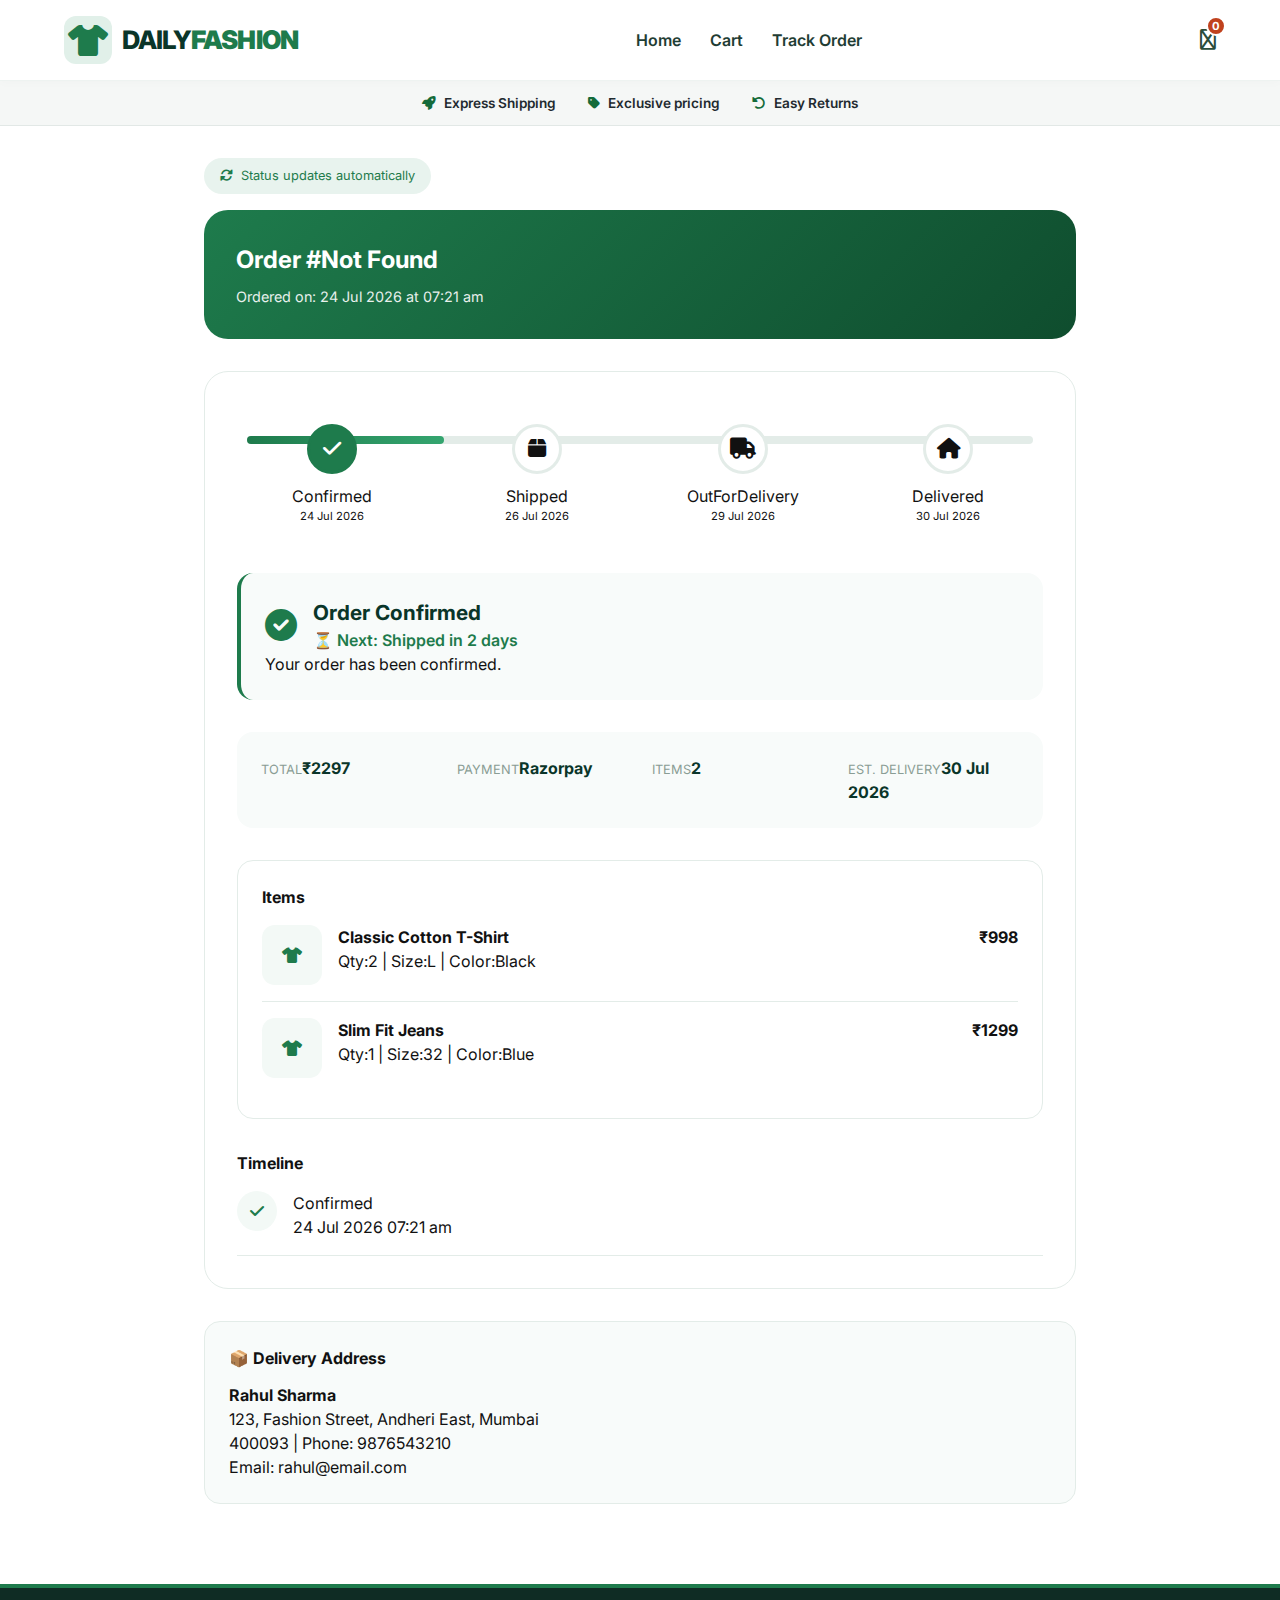
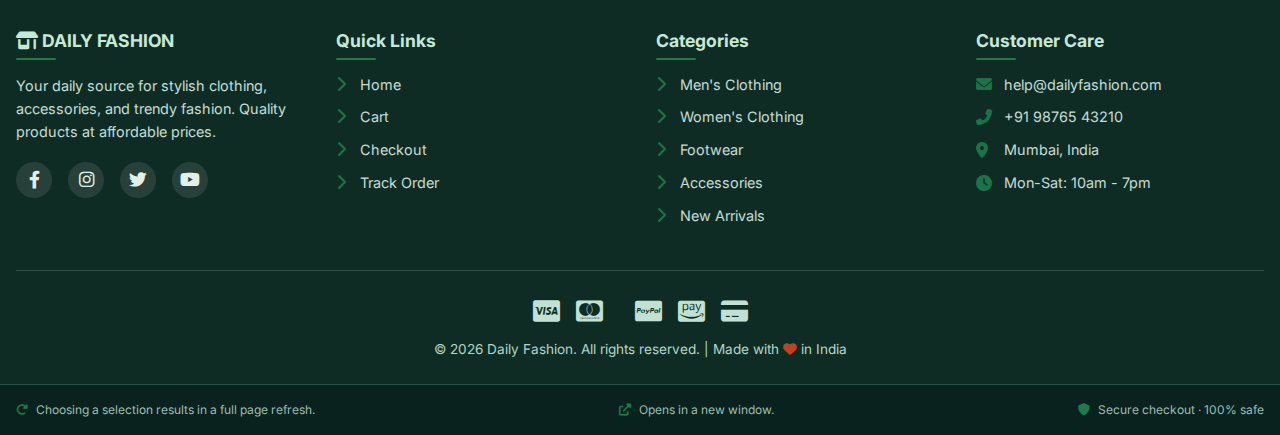
<file: order-tracking.html>
<!-- ============ order-tracking.html ============ -->
<!-- ============ COMPLETE WORKING TRACKING PAGE ============ -->
<!DOCTYPE html>
<html lang="en">
<head>
  <meta charset="UTF-8">
  <meta name="viewport" content="width=device-width, initial-scale=1.0">
  <title>Order Tracking · Daily Fashion</title>
  <link rel="stylesheet" href="https://cdnjs.cloudflare.com/ajax/libs/font-awesome/6.0.0-beta3/css/all.min.css">
  <link href="https://fonts.googleapis.com/css2?family=Inter:wght@400;600;700;800;900&display=swap" rel="stylesheet">
  <link rel="stylesheet" href="css/style.css">
  <style>
    .tracking-section { padding: 2rem 5%; max-width: 1000px; margin: 0 auto; }
    .tracking-header { background: linear-gradient(135deg, #1e7b4c 0%, #0f4d2e 100%); color: white; padding: 2rem; border-radius: 1.5rem; margin-bottom: 2rem; }
    .order-id { font-size: 1.5rem; font-weight: 700; margin-bottom: 0.5rem; }
    .order-date { opacity: 0.9; font-size: 0.9rem; }
    .tracking-container { background: white; border-radius: 1.5rem; padding: 2rem; border: 1px solid #e3ece8; margin-bottom: 2rem; }
    
    /* Progress Bar */
    .progress-container { margin: 2rem 0 3rem; }
    .progress-bar-bg { height: 8px; background: #e3ece8; border-radius: 10px; margin: 0 10px; }
    .progress-bar-fill { height: 8px; background: linear-gradient(90deg, #1e7b4c, #34a56f); border-radius: 10px; width: 0%; transition: width 1s ease; }
    .progress-steps { display: flex; justify-content: space-between; margin-top: -20px; flex-wrap: wrap; gap: 1rem; }
    .step { text-align: center; flex: 1; min-width: 80px; }
    .step-icon { width: 50px; height: 50px; background: white; border: 3px solid #e3ece8; border-radius: 50%; display: flex; align-items: center; justify-content: center; margin: 0 auto 10px; font-size: 1.3rem; }
    .step.active .step-icon { border-color: #1e7b4c; background: #1e7b4c; color: white; }
    .step.completed .step-icon { border-color: #1e7b4c; background: #1e7b4c; color: white; }
    
    /* Status Card */
    .status-card { background: #f8fbfa; border-radius: 1rem; padding: 1.5rem; border-left: 4px solid #1e7b4c; margin: 1.5rem 0; }
    .status-title { font-size: 1.3rem; font-weight: 700; color: #0a3529; }
    .status-time { color: #1e7b4c; font-weight: 600; }
    
    /* Order Details */
    .order-details-grid { display: grid; grid-template-columns: repeat(auto-fit, minmax(150px, 1fr)); gap: 1.5rem; background: #f8fbfa; padding: 1.5rem; border-radius: 1rem; margin: 2rem 0; }
    .detail-label { font-size: 0.8rem; color: #8a9d95; text-transform: uppercase; }
    .detail-value { font-weight: 700; color: #0a3529; }
    
    /* Products */
    .tracking-products { background: white; border: 1px solid #e3ece8; border-radius: 1rem; padding: 1.5rem; margin: 2rem 0; }
    .tracking-product-item { display: grid; grid-template-columns: 60px 1fr auto; gap: 1rem; padding: 1rem 0; border-bottom: 1px solid #e3ece8; }
    .tracking-product-item:last-child { border-bottom: none; }
    .product-thumb { width: 60px; height: 60px; background: #f3f9f6; border-radius: 0.8rem; display: flex; align-items: center; justify-content: center; color: #1e7b4c; }
    
    /* Timeline */
    .timeline-item { display: flex; gap: 1rem; padding: 1rem 0; border-bottom: 1px solid #e3ece8; }
    .timeline-icon { width: 40px; height: 40px; background: #f3f9f6; border-radius: 50%; display: flex; align-items: center; justify-content: center; color: #1e7b4c; }
    
    .address-box { background: #f8fbfa; padding: 1.5rem; border-radius: 1rem; border: 1px solid #e3ece8; }
    .auto-update-notice { display:inline-flex; align-items:center; gap:0.5rem; background:#e8f3ee; padding:0.5rem 1rem; border-radius:50px; font-size:0.8rem; color:#1e7b4c; margin-bottom:1rem; }
    
    @media (max-width: 600px) {
      .step-icon { width: 40px; height: 40px; font-size: 1rem; }
      .tracking-product-item { grid-template-columns: 50px 1fr; }
    }
  </style>
</head>
<body>
  <div id="cartToast" class="cart-toast"></div>

  <header class="main-header">
    <div class="logo-area" onclick="window.location.href='index.html'">
      <div class="logo-icon"><i class="fas fa-tshirt"></i></div>
      <div class="logo-text">DAILY<span>FASHION</span></div>
    </div>
    <div class="desktop-nav">
      <a href="index.html">Home</a>
      <a href="cart.html">Cart</a>
      <a href="order-tracking.html">Track Order</a>
    </div>
    <div class="header-icons">
      <div class="cart-icon-wrapper" onclick="window.location.href='cart.html'">
        <i class="far fa-shopping-cart"></i>
        <span class="cart-count" id="cartCount">0</span>
      </div>
    </div>
    <div class="hamburger-menu" id="hamburgerBtn"><i class="fas fa-bars"></i></div>
  </header>

  <div class="mobile-sidebar" id="mobileSidebar">
    <div class="sidebar-header">
      <span class="sidebar-logo">DAILY<span style="color:#1e7b4c;">FASHION</span></span>
      <i class="fas fa-times close-sidebar" id="closeSidebar"></i>
    </div>
    <ul class="mobile-nav-links">
      <li><a href="index.html"><i class="fas fa-home"></i> Home</a></li>
      <li><a href="cart.html"><i class="far fa-shopping-cart"></i> Cart</a></li>
      <li><a href="order-tracking.html"><i class="fas fa-truck"></i> Track Order</a></li>
    </ul>
  </div>
  <div class="overlay" id="overlay"></div>

  <div class="top-usp">
    <span><i class="fas fa-rocket"></i> Express Shipping</span>
    <span><i class="fas fa-tag"></i> Exclusive pricing</span>
    <span><i class="fas fa-rotate-left"></i> Easy Returns</span>
  </div>

  <section class="tracking-section">
    <div class="auto-update-notice">
      <i class="fas fa-sync-alt fa-spin"></i> Status updates automatically
    </div>
    
    <div class="tracking-header">
      <div class="order-id">Order #<span id="orderIdSpan">Loading...</span></div>
      <div class="order-date" id="orderDate">Loading...</div>
    </div>
    
    <div class="tracking-container" id="trackingContainer">
      <div style="text-align:center; padding:3rem;">
        <i class="fas fa-spinner fa-spin" style="font-size:3rem; color:#1e7b4c;"></i>
        <p style="margin-top:1rem;">Loading tracking information...</p>
      </div>
    </div>
    
    <div class="address-box" id="addressBox"></div>
  </section>

<!-- ============ FOOTER ============ -->
<footer class="main-footer">
  <div class="footer-content">
    <!-- Column 1: About -->
    <div class="footer-col">
      <h4><i class="fas fa-store-alt"></i> DAILY FASHION</h4>
      <p class="footer-about">Your daily source for stylish clothing, accessories, and trendy fashion. Quality products at affordable prices.</p>
      <div class="social-icons">
        <i class="fab fa-facebook-f"></i>
        <i class="fab fa-instagram"></i>
        <i class="fab fa-twitter"></i>
        <i class="fab fa-youtube"></i>
      </div>
    </div>
    
    <!-- Column 2: Quick Links -->
    <div class="footer-col">
      <h4>Quick Links</h4>
      <ul>
        <li><a href="index.html"><i class="fas fa-chevron-right"></i> Home</a></li>
        <li><a href="cart.html"><i class="fas fa-chevron-right"></i> Cart</a></li>
        <li><a href="checkout.html"><i class="fas fa-chevron-right"></i> Checkout</a></li>
        <li><a href="order-tracking.html"><i class="fas fa-chevron-right"></i> Track Order</a></li>
      </ul>
    </div>
    
    <!-- Column 3: Categories -->
    <div class="footer-col">
      <h4>Categories</h4>
      <ul>
        <li><a href="#"><i class="fas fa-chevron-right"></i> Men's Clothing</a></li>
        <li><a href="#"><i class="fas fa-chevron-right"></i> Women's Clothing</a></li>
        <li><a href="#"><i class="fas fa-chevron-right"></i> Footwear</a></li>
        <li><a href="#"><i class="fas fa-chevron-right"></i> Accessories</a></li>
        <li><a href="#"><i class="fas fa-chevron-right"></i> New Arrivals</a></li>
      </ul>
    </div>
    
    <!-- Column 4: Contact -->
    <div class="footer-col">
      <h4>Customer Care</h4>
      <ul>
        <li><i class="fas fa-envelope"></i> help@dailyfashion.com</li>
        <li><i class="fas fa-phone-alt"></i> +91 98765 43210</li>
        <li><i class="fas fa-map-marker-alt"></i> Mumbai, India</li>
        <li><i class="fas fa-clock"></i> Mon-Sat: 10am - 7pm</li>
      </ul>
    </div>
  </div>
  
  <!-- Footer Bottom with Payment Icons -->
  <div class="footer-bottom">
    <div class="payment-icons">
      <i class="fab fa-cc-visa" title="Visa"></i>
      <i class="fab fa-cc-mastercard" title="Mastercard"></i>
      <i class="fab fa-cc-rupay" title="RuPay"></i>
      <i class="fab fa-cc-paypal" title="PayPal"></i>
      <i class="fab fa-cc-amazon-pay" title="Amazon Pay"></i>
      <i class="fas fa-credit-card" title="Credit Card"></i>
    </div>
    <span>© 2026 Daily Fashion. All rights reserved. | Made with <i class="fas fa-heart" style="color: #c0421e;"></i> in India</span>
  </div>
</footer>

<!-- Micro Footer -->
<div class="micro-footer">
  <span><i class="fas fa-rotate-right"></i> Choosing a selection results in a full page refresh.</span>
  <span><i class="fas fa-external-link-alt"></i> Opens in a new window.</span>
  <span><i class="fas fa-shield-alt"></i> Secure checkout · 100% safe</span>
</div>  

  <script>
    // ============ TRACKING PAGE SCRIPT ============
    document.addEventListener('DOMContentLoaded', function() {
      'use strict';
      
      // Get order ID from URL
      const urlParams = new URLSearchParams(window.location.search);
      let orderId = urlParams.get('orderId');
      
      document.getElementById('orderIdSpan').textContent = orderId || 'Not Found';
      
      // ============ LOAD ORDER DATA ============
      let orderData = null;
      
      // Method 1: Try to get from 'lastOrder'
      const lastOrder = localStorage.getItem('lastOrder');
      if (lastOrder) {
        try {
          const parsed = JSON.parse(lastOrder);
          if (!orderId || parsed.orderId === orderId) {
            orderData = parsed;
            console.log('Loaded from lastOrder:', orderData);
          }
        } catch (e) {}
      }
      
      // Method 2: Try from 'allOrders'
      if (!orderData && orderId) {
        const allOrders = localStorage.getItem('allOrders');
        if (allOrders) {
          try {
            const orders = JSON.parse(allOrders);
            orderData = orders.find(o => o.orderId === orderId);
            console.log('Loaded from allOrders:', orderData);
          } catch (e) {}
        }
      }
      
      // Method 3: Create sample if nothing found
      if (!orderData) {
        console.log('No order found, creating sample');
        orderData = createSampleOrder(orderId);
      }
      
      // Display order date
      const orderDate = new Date(orderData.orderTime);
      document.getElementById('orderDate').textContent = `Ordered on: ${formatDate(orderDate)} at ${formatTime(orderDate)}`;
      
      // Display address
      displayAddress(orderData.address);
      
      // Initialize tracking
      initTracking(orderData, orderDate);
    });

    function createSampleOrder(orderId) {
      return {
        orderId: orderId || 'DG' + Date.now().toString().slice(-8),
        orderTime: new Date().toISOString(),
        items: [
          { name: "Classic Cotton T-Shirt", quantity: 2, price: 499, icon: "fa-tshirt", size: "L", color: "Black" },
          { name: "Slim Fit Jeans", quantity: 1, price: 1299, icon: "fa-tshirt", size: "32", color: "Blue" }
        ],
        subtotal: 2297,
        shipping: 0,
        total: 2297,
        address: {
          fullName: "Rahul Sharma",
          address: "123, Fashion Street, Andheri East",
          city: "Mumbai",
          pincode: "400093",
          phone: "9876543210",
          email: "rahul@email.com"
        },
        paymentMethod: "Razorpay"
      };
    }

    function displayAddress(address) {
      const box = document.getElementById('addressBox');
      if (!address) {
        box.innerHTML = '<p>Address not available</p>';
        return;
      }
      box.innerHTML = `
        <h4 style="margin-bottom:0.8rem;">📦 Delivery Address</h4>
        <p><strong>${address.fullName || ''}</strong></p>
        <p>${address.address || ''}, ${address.city || ''}</p>
        <p>${address.pincode || ''} | Phone: ${address.phone || ''}</p>
        <p>Email: ${address.email || ''}</p>
      `;
    }

    function initTracking(orderData, orderDate) {
      const orderTime = orderDate.getTime();
      const container = document.getElementById('trackingContainer');
      
      const timeline = {
        confirmed: orderTime,
        shipped: orderTime + (2 * 24 * 60 * 60 * 1000),
        outForDelivery: orderTime + (5 * 24 * 60 * 60 * 1000),
        delivered: orderTime + (6 * 24 * 60 * 60 * 1000)
      };
      
      function getStatus(now) {
        if (now >= timeline.delivered) return 'delivered';
        if (now >= timeline.outForDelivery) return 'outForDelivery';
        if (now >= timeline.shipped) return 'shipped';
        return 'confirmed';
      }
      
      function update() {
        const now = new Date().getTime();
        const status = getStatus(now);
        const progress = status === 'confirmed' ? 25 : status === 'shipped' ? 50 : status === 'outForDelivery' ? 80 : 100;
        
        container.innerHTML = renderHTML(orderData, status, timeline, progress);
        updateNextStatus(status, timeline);
      }
      
      update();
      setInterval(update, 60000);
    }

    function renderHTML(orderData, status, timeline, progress) {
      const statusMsg = {
        confirmed: { title: "Order Confirmed", icon: "fa-check-circle", msg: "Your order has been confirmed." },
        shipped: { title: "Order Shipped", icon: "fa-shipping-fast", msg: "Your order has been shipped." },
        outForDelivery: { title: "Out for Delivery", icon: "fa-truck", msg: "Your order is out for delivery." },
        delivered: { title: "Delivered", icon: "fa-check-double", msg: "Your order has been delivered." }
      };
      
      const current = statusMsg[status];
      
      return `
        <div class="progress-container">
          <div class="progress-bar-bg"><div class="progress-bar-fill" style="width:${progress}%"></div></div>
          <div class="progress-steps">
            ${['confirmed','shipped','outForDelivery','delivered'].map(s => `
              <div class="step ${status === s ? 'active' : (['confirmed','shipped','outForDelivery','delivered'].indexOf(s) < ['confirmed','shipped','outForDelivery','delivered'].indexOf(status) ? 'completed' : '')}">
                <div class="step-icon"><i class="fas ${s==='confirmed'?'fa-check':s==='shipped'?'fa-box':s==='outForDelivery'?'fa-truck':'fa-home'}"></i></div>
                <div>${s.charAt(0).toUpperCase()+s.slice(1)}</div>
                <div style="font-size:0.7rem;">${formatDate(new Date(timeline[s]))}</div>
              </div>
            `).join('')}
          </div>
        </div>
        
        <div class="status-card">
          <div style="display:flex; align-items:center; gap:1rem;">
            <i class="fas ${current.icon}" style="font-size:2rem; color:#1e7b4c;"></i>
            <div>
              <div class="status-title">${current.title}</div>
              <div class="status-time" id="statusTime"></div>
            </div>
          </div>
          <p>${current.msg}</p>
        </div>
        
        <div class="order-details-grid">
          <div><span class="detail-label">Total</span><span class="detail-value">₹${orderData.total}</span></div>
          <div><span class="detail-label">Payment</span><span class="detail-value">${orderData.paymentMethod}</span></div>
          <div><span class="detail-label">Items</span><span class="detail-value">${orderData.items.length}</span></div>
          <div><span class="detail-label">Est. Delivery</span><span class="detail-value">${formatDate(new Date(timeline.delivered))}</span></div>
        </div>
        
        <div class="tracking-products">
          <h4>Items</h4>
          ${orderData.items.map(item => `
            <div class="tracking-product-item">
              <div class="product-thumb"><i class="fas ${item.icon}"></i></div>
              <div><h4>${item.name}</h4><p>Qty:${item.quantity} | Size:${item.size} | Color:${item.color}</p></div>
              <div style="font-weight:700;">₹${item.price*item.quantity}</div>
            </div>
          `).join('')}
        </div>
        
        <div class="timeline">
          <h4>Timeline</h4>
          <div class="timeline-item">
            <div class="timeline-icon"><i class="fas fa-check"></i></div>
            <div><div class="timeline-title">Confirmed</div><div class="timeline-time">${formatDate(new Date(timeline.confirmed))} ${formatTime(new Date(timeline.confirmed))}</div></div>
          </div>
          ${status !== 'confirmed' ? `
          <div class="timeline-item">
            <div class="timeline-icon"><i class="fas fa-box"></i></div>
            <div><div class="timeline-title">Shipped</div><div class="timeline-time">${formatDate(new Date(timeline.shipped))} ${formatTime(new Date(timeline.shipped))}</div></div>
          </div>
          ` : ''}
        </div>
      `;
    }

    function updateNextStatus(status, timeline) {
      const el = document.getElementById('statusTime');
      if (!el) return;
      
      const now = new Date().getTime();
      const next = {
        confirmed: { name: 'Shipped', time: timeline.shipped },
        shipped: { name: 'Out for Delivery', time: timeline.outForDelivery },
        outForDelivery: { name: 'Delivered', time: timeline.delivered }
      }[status];
      
      if (next && next.time > now) {
        const days = Math.ceil((next.time - now) / (24*60*60*1000));
        el.innerHTML = `⏳ Next: ${next.name} in ${days} day${days>1?'s':''}`;
      } else if (status === 'delivered') {
        el.innerHTML = '✅ Delivered';
      }
    }

    function formatDate(d) {
      return d.toLocaleDateString('en-IN', { day:'numeric', month:'short', year:'numeric' });
    }
    
    function formatTime(d) {
      return d.toLocaleTimeString('en-IN', { hour:'2-digit', minute:'2-digit' });
    }
  </script>
</body>
</html>
</file>
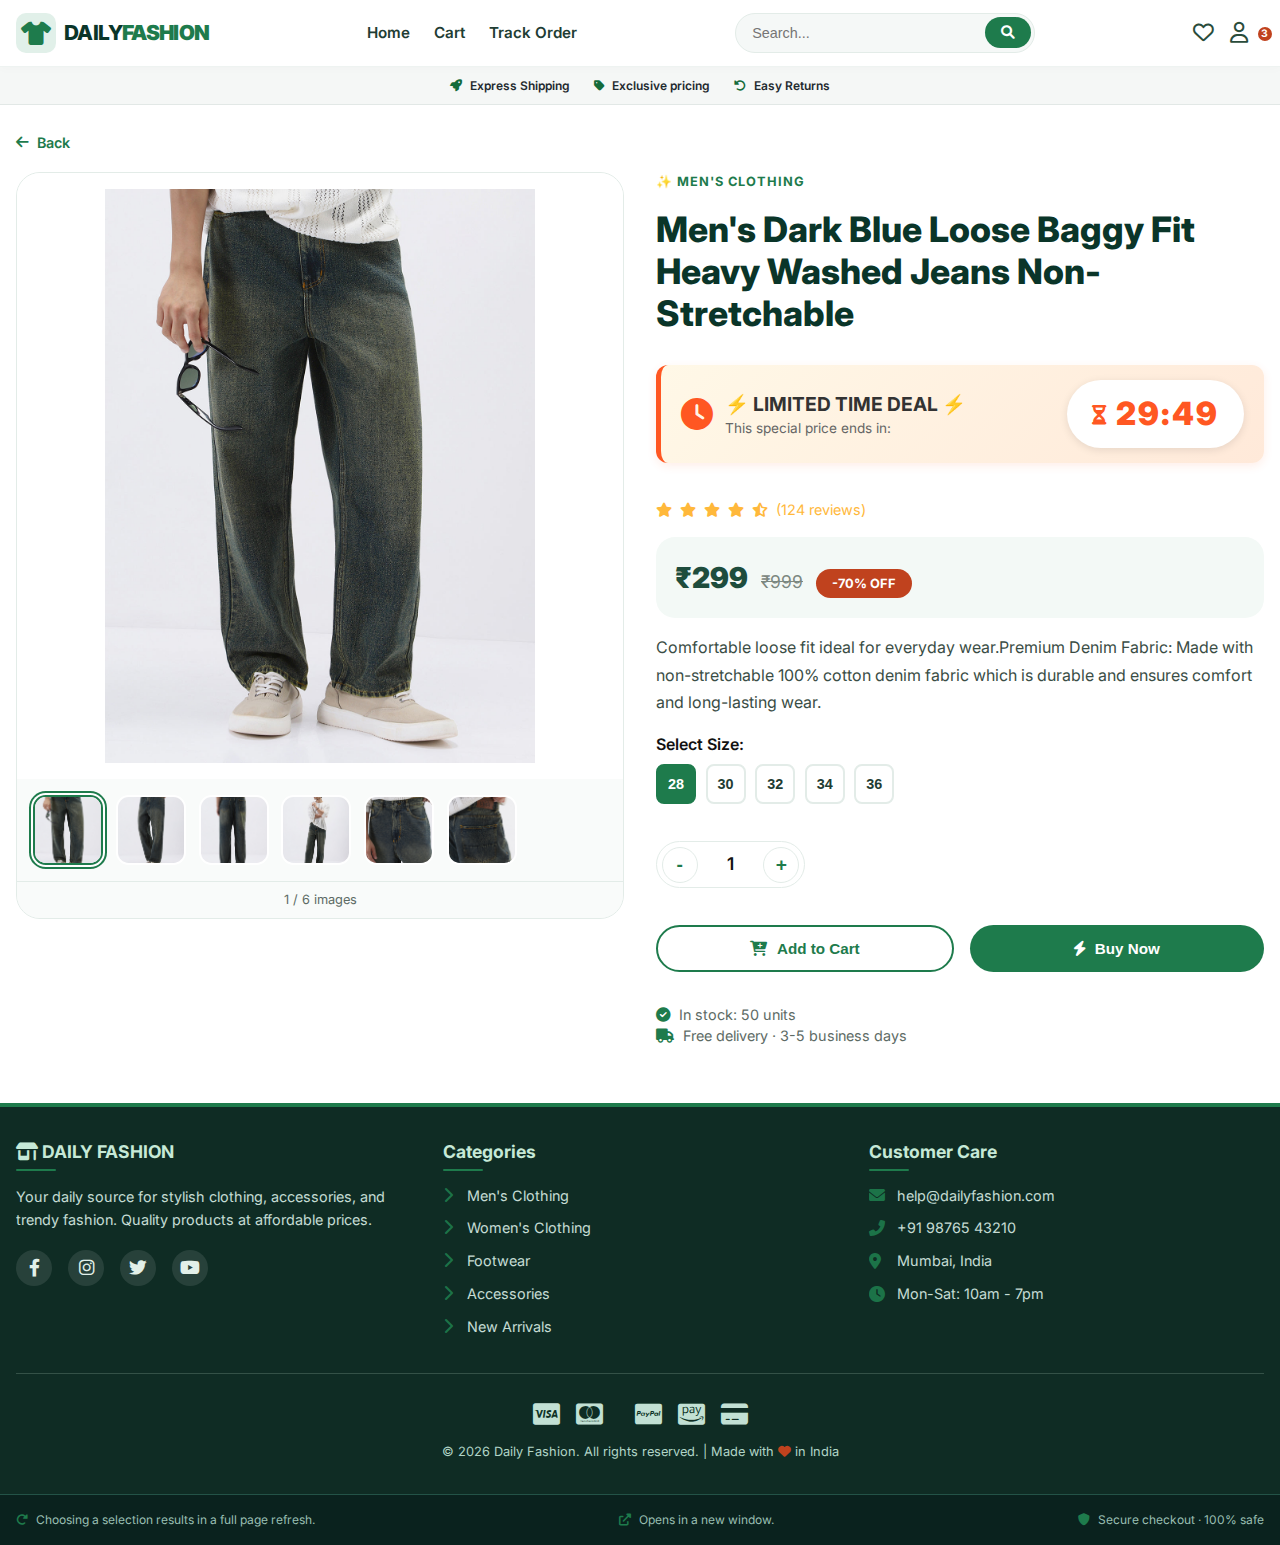
<file: product.html>
<!-- ============ product.html ============ -->
<!-- ============ SHOWS ALL IMAGES IN SCROLLABLE GALLERY ============ -->
<!DOCTYPE html>
<html lang="en">
<head>
  <meta charset="UTF-8">
  <meta name="viewport" content="width=device-width, initial-scale=1.0, maximum-scale=1.0, user-scalable=yes">
  <title>Product · Daily Store</title>
  <!-- ============ GOOGLE TAG (gtag.js) ============ -->
  <script async src="https://www.googletagmanager.com/gtag/js?id=AW-17967582538"></script>
  <script>
    window.dataLayer = window.dataLayer || [];
    function gtag(){dataLayer.push(arguments);}
    gtag('js', new Date());
    gtag('config', 'AW-17967582538');
  </script>
  <link rel="stylesheet" href="css/style.css">
  <link rel='stylesheet' href='https://cdn-uicons.flaticon.com/3.0.0/uicons-regular-rounded/css/uicons-regular-rounded.css'>
  <link rel="stylesheet" href="https://cdnjs.cloudflare.com/ajax/libs/font-awesome/6.0.0-beta3/css/all.min.css">
  <link href="https://fonts.googleapis.com/css2?family=Inter:wght@400;500;600;700;800;900&display=swap" rel="stylesheet">
  
  <style>
    /* ============ GLOBAL RESET ============ */
    * { margin: 0; padding: 0; box-sizing: border-box; }
    
    html { 
      font-size: 16px; 
      scroll-behavior: smooth; 
      width: 100%; 
      overflow-x: hidden;
    }
    
    @media (max-width: 480px) { 
      html { font-size: 14px; } 
    }
    
    body { 
      font-family: 'Inter', sans-serif; 
      background: #ffffff; 
      color: #111; 
      width: 100%; 
      overflow-x: hidden;
      line-height: 1.5;
    }
    
    /* Header Styles (same as before) */
    .main-header {
      background: white; 
      padding: 0.8rem 1rem; 
      display: flex; 
      align-items: center;
      justify-content: space-between; 
      border-bottom: 1px solid #eef3f1;
      position: sticky; 
      top: 0; 
      z-index: 100; 
      width: 100%;
    }
    
    .logo-area { 
      display: flex; 
      align-items: center; 
      gap: 0.5rem; 
      cursor: pointer; 
    }
    
    .logo-icon {
      width: 40px; 
      height: 40px; 
      background: #e1f0e9; 
      border-radius: 10px;
      display: flex; 
      align-items: center; 
      justify-content: center; 
      color: #1e7b4c; 
      font-size: 1.5rem;
    }
    
    .logo-text { 
      font-size: 1.3rem; 
      font-weight: 800; 
      color: #0a3529; 
    }
    
    .logo-text span { 
      color: #1e7b4c; 
    }
    
    .desktop-nav { 
      display: flex; 
      gap: 1.5rem; 
    }
    
    .desktop-nav a { 
      text-decoration: none; 
      color: #1f3d34; 
      font-weight: 600; 
      font-size: 0.95rem;
    }
    
    @media (max-width: 900px) { 
      .desktop-nav { 
        display: none; 
      } 
    }
    
    .header-search {
      display: flex;
      align-items: center;
      background: #f5f8f7;
      border-radius: 40px;
      padding: 0.2rem 0.2rem 0.2rem 1rem;
      border: 1px solid #e3ece8;
      max-width: 300px;
    }
    
    .header-search input {
      border: none;
      background: transparent;
      padding: 0.5rem 0;
      font-size: 0.9rem;
      width: 100%;
      outline: none;
    }
    
    .header-search button {
      background: #1e7b4c;
      border: none;
      border-radius: 40px;
      padding: 0.5rem 1rem;
      color: white;
      font-weight: 600;
      font-size: 0.85rem;
      cursor: pointer;
    }
    
    @media (max-width: 900px) { 
      .header-search { 
        display: none; 
      } 
    }
    
    .header-icons { 
      display: flex; 
      gap: 1rem; 
      align-items: center; 
    }
    
    .header-icons i, .header-icons .fi { 
      font-size: 1.3rem; 
      color: #2a4c3b; 
      cursor: pointer; 
    }
    
    .cart-icon-wrapper { 
      position: relative; 
      cursor: pointer; 
    }
    
    .cart-count {
      position: absolute; 
      top: -8px; 
      right: -10px; 
      background: #c0421e; 
      color: white;
      font-size: 0.65rem; 
      width: 18px; 
      height: 18px; 
      border-radius: 50%; 
      display: flex;
      align-items: center; 
      justify-content: center; 
      border: 2px solid white;
    }
    
    .hamburger-menu {
      display: none;
      font-size: 1.8rem;
      cursor: pointer;
      color: #1e4d3a;
    }
    
    @media (max-width: 900px) { 
      .hamburger-menu { 
        display: block; 
      } 
    }
    
    /* Mobile Sidebar */
    .mobile-sidebar {
      position: fixed;
      top: 0;
      right: -100%;
      width: 280px;
      height: 100vh;
      background: white;
      box-shadow: -5px 0 30px rgba(0,0,0,0.1);
      z-index: 1000;
      padding: 2rem 1.5rem;
      transition: right 0.3s ease;
    }
    
    .mobile-sidebar.active { right: 0; }
    
    .sidebar-header {
      display: flex;
      justify-content: space-between;
      align-items: center;
      margin-bottom: 2rem;
      border-bottom: 1px solid #e6efea;
      padding-bottom: 1rem;
    }
    
    .close-sidebar { 
      font-size: 1.6rem; 
      cursor: pointer; 
      color: #2e5e4b; 
    }
    
    .mobile-nav-links {
      display: flex;
      flex-direction: column;
      gap: 1.2rem;
      list-style: none;
    }
    
    .mobile-nav-links li a {
      text-decoration: none;
      color: #1f3d34;
      font-weight: 600;
      font-size: 1rem;
      display: flex;
      align-items: center;
      gap: 0.8rem;
    }
    
    .overlay {
      position: fixed;
      top: 0;
      left: 0;
      width: 100%;
      height: 100%;
      background: rgba(0,0,0,0.5);
      z-index: 999;
      opacity: 0;
      visibility: hidden;
      transition: 0.3s;
    }
    
    .overlay.active { opacity: 1; visibility: visible; }
    
    /* Top USP */
    .top-usp {
      background: #f5f7f6;
      padding: 0.6rem 1rem;
      display: flex;
      flex-wrap: wrap;
      justify-content: center;
      gap: 0.5rem 1.5rem;
      font-size: 0.75rem;
      font-weight: 600;
    }
    
    .top-usp i { color: #146b3a; margin-right: 0.3rem; }
    
    /* ============ PRODUCT PAGE ============ */
    .product-page-section {
      padding: 1.5rem 1rem;
      max-width: 1280px;
      margin: 0 auto;
    }
    
    .back-to-home {
      display: inline-flex;
      align-items: center;
      gap: 0.5rem;
      color: #1e7b4c;
      text-decoration: none;
      font-weight: 600;
      font-size: 0.9rem;
      margin-bottom: 1.2rem;
    }
    
    .product-page-container {
      display: grid;
      grid-template-columns: 1fr 1fr;
      gap: 2rem;
    }
    
    @media (max-width: 800px) {
      .product-page-container {
        grid-template-columns: 1fr;
        gap: 1.5rem;
      }
    }
    
    /* ============ SCROLLABLE IMAGE GALLERY ============ */
    .product-gallery-container {
      width: 100%;
      background: #f9fbfa;
      border-radius: 1.5rem;
      border: 1px solid #e3ece8;
      overflow: hidden;
    }
    
    .main-image-container {
      width: 100%;
      aspect-ratio: 1/1;
      display: flex;
      align-items: center;
      justify-content: center;
      padding: 1rem;
      background: white;
    }
    
    .main-image {
      max-width: 100%;
      max-height: 100%;
      object-fit: contain;
    }
    
    .thumbnail-scroll {
      display: flex;
      overflow-x: auto;
      gap: 0.8rem;
      padding: 1rem;
      scroll-snap-type: x mandatory;
      -webkit-overflow-scrolling: touch;
      background: #f9fbfa;
    }
    
    .thumbnail-scroll::-webkit-scrollbar {
      height: 4px;
    }
    
    .thumbnail-scroll::-webkit-scrollbar-track {
      background: #e3ece8;
      border-radius: 10px;
    }
    
    .thumbnail-scroll::-webkit-scrollbar-thumb {
      background: #1e7b4c;
      border-radius: 10px;
    }
    
    .thumbnail-item {
      flex: 0 0 auto;
      width: 70px;
      height: 70px;
      border-radius: 0.8rem;
      border: 2px solid transparent;
      overflow: hidden;
      cursor: pointer;
      scroll-snap-align: start;
      background: white;
      transition: all 0.2s;
    }
    
    @media (max-width: 480px) {
      .thumbnail-item {
        width: 60px;
        height: 60px;
      }
    }
    
    .thumbnail-item:hover {
      border-color: #1e7b4c;
      transform: scale(1.05);
    }
    
    .thumbnail-item.active {
      border-color: #1e7b4c;
      box-shadow: 0 0 0 2px white, 0 0 0 4px #1e7b4c;
    }
    
    .thumbnail-image {
      width: 100%;
      height: 100%;
      object-fit: cover;
    }
    
    .image-counter {
      text-align: center;
      font-size: 0.8rem;
      color: #5d6b65;
      padding: 0.5rem;
      background: #f9fbfa;
      border-top: 1px solid #e3ece8;
    }
    
    /* Product Details */
    .product-details {
      display: flex;
      flex-direction: column;
      gap: 1rem;
    }
    
    .product-category {
      color: #1e7b4c;
      font-weight: 700;
      text-transform: uppercase;
      letter-spacing: 1px;
      font-size: 0.8rem;
    }
    
    .product-name {
      font-size: clamp(1.5rem, 5vw, 2.2rem);
      font-weight: 800;
      color: #0a3529;
    }
    
    .product-rating {
      display: flex;
      align-items: center;
      gap: 0.5rem;
      color: #ffb83b;
      font-size: 0.9rem;
      flex-wrap: wrap;
    }
    
    .product-price-box {
      background: #f3f9f6;
      padding: 1.2rem;
      border-radius: 1.2rem;
      display: flex;
      align-items: baseline;
      gap: 0.8rem;
      flex-wrap: wrap;
    }
    
    .product-current-price {
      font-size: 1.8rem;
      font-weight: 900;
      color: #1e4d3d;
    }
    
    .product-old-price {
      font-size: 1.1rem;
      color: #7b8780;
      text-decoration: line-through;
    }
    
    .product-discount-badge {
      background: #c0421e;
      color: white;
      padding: 0.3rem 1rem;
      border-radius: 40px;
      font-weight: 700;
      font-size: 0.8rem;
    }
    
    .size-selector, .color-selector {
      display: flex;
      flex-wrap: wrap;
      gap: 0.6rem;
      margin: 0.5rem 0;
    }
    
    .size-btn, .color-btn {
      cursor: pointer;
      transition: all 0.2s;
    }
    
    .size-btn {
      min-width: 40px;
      height: 40px;
      border: 2px solid #e3ece8;
      background: white;
      border-radius: 8px;
      font-weight: 600;
      color: #1f3d34;
      font-size: 0.9rem;
      padding: 0 0.5rem;
    }
    
    .size-btn:hover, .size-btn.selected {
      background: #1e7b4c;
      border-color: #1e7b4c;
      color: white;
    }
    
    .color-btn {
      width: 36px;
      height: 36px;
      border-radius: 50%;
      border: 2px solid transparent;
      position: relative;
    }
    
    .color-btn.selected {
      border-color: #1e7b4c;
      box-shadow: 0 0 0 2px white, 0 0 0 4px #1e7b4c;
    }
    
    .quantity-selector {
      display: flex;
      align-items: center;
      gap: 0.8rem;
      border: 1px solid #e3ece8;
      padding: 0.3rem;
      border-radius: 50px;
      width: fit-content;
      margin: 0.8rem 0;
    }
    
    .quantity-btn {
      width: 36px;
      height: 36px;
      border-radius: 50%;
      border: 1px solid #e3ece8;
      background: white;
      color: #1e7b4c;
      font-size: 1.2rem;
      font-weight: 700;
      cursor: pointer;
    }
    
    .quantity-btn:hover {
      background: #1e7b4c;
      color: white;
    }
    
    .quantity-value {
      font-size: 1.1rem;
      font-weight: 600;
      min-width: 40px;
      text-align: center;
    }
    
    .product-actions {
      display: flex;
      gap: 1rem;
      margin-top: 0.5rem;
      flex-wrap: wrap;
    }
    
    .add-to-cart-btn, .buy-now-btn {
      padding: 0.8rem 1.5rem;
      border-radius: 50px;
      font-weight: 700;
      font-size: 0.95rem;
      display: flex;
      align-items: center;
      gap: 0.6rem;
      cursor: pointer;
      flex: 1;
      min-width: 160px;
      justify-content: center;
    }
    
    .add-to-cart-btn {
      background: white;
      color: #1e7b4c;
      border: 2px solid #1e7b4c;
    }
    
    .buy-now-btn {
      background: #1e7b4c;
      color: white;
      border: none;
    }
    
    @media (max-width: 480px) {
      .product-actions {
        flex-direction: column;
      }
      
      .add-to-cart-btn, .buy-now-btn {
        width: 100%;
      }
    }
    
    .stock-info {
      margin-top: 1rem;
      color: #5d6b65;
      font-size: 0.9rem;
    }
    
    .stock-info i { 
      color: #1e7b4c; 
      margin-right: 0.3rem;
    }
    
    /* Footer */
    .main-footer {
      background: #0f2c24;
      color: #e2f0e9;
      padding: 2rem 1rem;
      margin-top: 2rem;
    }
    
    .footer-content {
      max-width: 1280px;
      margin: 0 auto;
      display: grid;
      grid-template-columns: repeat(3, 1fr);
      gap: 2rem;
    }
    
    @media (max-width: 700px) {
      .footer-content {
        grid-template-columns: 1fr;
        gap: 1.5rem;
      }
    }
    
    .footer-bottom {
      max-width: 1280px;
      margin: 1.5rem auto 0;
      padding-top: 1.5rem;
      border-top: 1px solid rgba(200, 230, 215, 0.2);
      text-align: center;
      font-size: 0.8rem;
    }
    
    /* Toast */
    .cart-toast {
      position: fixed;
      bottom: 20px;
      right: 20px;
      background: #1e4d3d;
      color: white;
      padding: 10px 20px;
      border-radius: 50px;
      font-weight: 600;
      z-index: 9999;
      opacity: 0;
      transition: opacity 0.3s;
    }
    
    @media (max-width: 480px) {
      .cart-toast {
        bottom: 15px;
        right: 15px;
        left: 15px;
        text-align: center;
      }
    }
    
    .cart-toast.show { opacity: 1; }
    
    .loading-spinner {
      text-align: center;
      padding: 2rem;
    }
    
    .loading-spinner i {
      font-size: 2rem;
      color: #1e7b4c;
      animation: spin 1s linear infinite;
    }
    
    @keyframes spin {
      0% { transform: rotate(0deg); }
      100% { transform: rotate(360deg); }
    }
  </style>
</head>
<body>
  <div id="cartToast" class="cart-toast"></div>

  <!-- Mobile Sidebar -->
  <div class="mobile-sidebar" id="mobileSidebar">
    <div class="sidebar-header">
      <span class="sidebar-logo">DAILY<span style="color:#1e7b4c;">STORE</span></span>
      <i class="fas fa-times close-sidebar" id="closeSidebar"></i>
    </div>
    <ul class="mobile-nav-links">
      <li><a href="index.html"><i class="fas fa-home"></i> Home</a></li>
      <li><a href="cart.html"><i class="fi fi-rr-shopping-bag"></i> Cart</a></li>
      <li><a href="order-tracking.html"><i class="fas fa-truck"></i> Track Order</a></li>
    </ul>
  </div>
  <div class="overlay" id="overlay"></div>

  <!-- Header -->
  <header class="main-header">
    <div class="logo-area" onclick="window.location.href='index.html'">
      <div class="logo-icon"><i class="fas fa-tshirt"></i></div>
      <div class="logo-text">DAILY<span>FASHION</span></div>
    </div>
    
    <div class="desktop-nav">
      <a href="index.html">Home</a>
      <a href="cart.html">Cart</a>
      <a href="order-tracking.html">Track Order</a>
    </div>
    
    <div class="header-search">
      <input type="text" placeholder="Search..." id="searchInput">
      <button id="searchBtn"><i class="fas fa-search"></i></button>
    </div>
    
    <div class="header-icons">
      <i class="far fa-heart"></i>
      <i class="far fa-user"></i>
      <div class="cart-icon-wrapper" onclick="window.location.href='cart.html'">
        <i class="fi fi-rr-shopping-bag"></i>
        <span class="cart-count" id="cartCount">0</span>
      </div>
      <div class="hamburger-menu" id="hamburgerBtn">
        <i class="fas fa-bars"></i>
      </div>
    </div>
  </header>

  <!-- Top USP -->
  <div class="top-usp">
    <span><i class="fas fa-rocket"></i> Express Shipping</span>
    <span><i class="fas fa-tag"></i> Exclusive pricing</span>
    <span><i class="fas fa-rotate-left"></i> Easy Returns</span>
  </div>

  <!-- Product Section -->
  <section class="product-page-section">
    <a href="javascript:history.back()" class="back-to-home">
      <i class="fas fa-arrow-left"></i> Back
    </a>
    <div class="product-page-container" id="productContainer">
      <div class="loading-spinner">
        <i class="fas fa-spinner fa-spin"></i>
        <p>Loading product...</p>
      </div>
    </div>
  </section>

  <!-- Footer -->
 <!-- ============ FOOTER ============ -->
<footer class="main-footer">
  <div class="footer-content">
    <!-- Column 1: About -->
    <div class="footer-col">
      <h4><i class="fas fa-store-alt"></i> DAILY FASHION</h4>
      <p class="footer-about">Your daily source for stylish clothing, accessories, and trendy fashion. Quality products at affordable prices.</p>
      <div class="social-icons">
        <i class="fab fa-facebook-f"></i>
        <i class="fab fa-instagram"></i>
        <i class="fab fa-twitter"></i>
        <i class="fab fa-youtube"></i>
      </div>
    </div>
    
    <!-- Column 2: Quick Links -->
  
    
    <!-- Column 3: Categories -->
    <div class="footer-col">
      <h4>Categories</h4>
      <ul>
        <li><a href="#"><i class="fas fa-chevron-right"></i> Men's Clothing</a></li>
        <li><a href="#"><i class="fas fa-chevron-right"></i> Women's Clothing</a></li>
        <li><a href="#"><i class="fas fa-chevron-right"></i> Footwear</a></li>
        <li><a href="#"><i class="fas fa-chevron-right"></i> Accessories</a></li>
        <li><a href="#"><i class="fas fa-chevron-right"></i> New Arrivals</a></li>
      </ul>
    </div>
    
    <!-- Column 4: Contact -->
    <div class="footer-col">
      <h4>Customer Care</h4>
      <ul>
        <li><i class="fas fa-envelope"></i> help@dailyfashion.com</li>
        <li><i class="fas fa-phone-alt"></i> +91 98765 43210</li>
        <li><i class="fas fa-map-marker-alt"></i> Mumbai, India</li>
        <li><i class="fas fa-clock"></i> Mon-Sat: 10am - 7pm</li>
      </ul>
    </div>
  </div>
  
  <!-- Footer Bottom with Payment Icons -->
  <div class="footer-bottom">
    <div class="payment-icons">
      <i class="fab fa-cc-visa" title="Visa"></i>
      <i class="fab fa-cc-mastercard" title="Mastercard"></i>
      <i class="fab fa-cc-rupay" title="RuPay"></i>
      <i class="fab fa-cc-paypal" title="PayPal"></i>
      <i class="fab fa-cc-amazon-pay" title="Amazon Pay"></i>
      <i class="fas fa-credit-card" title="Credit Card"></i>
    </div>
    <span>© 2026 Daily Fashion. All rights reserved. | Made with <i class="fas fa-heart" style="color: #c0421e;"></i> in India</span>
  </div>
</footer>

<!-- Micro Footer -->
<div class="micro-footer">
  <span><i class="fas fa-rotate-right"></i> Choosing a selection results in a full page refresh.</span>
  <span><i class="fas fa-external-link-alt"></i> Opens in a new window.</span>
  <span><i class="fas fa-shield-alt"></i> Secure checkout · 100% safe</span>
</div>

  <script>
    
    // ============ MOBILE SIDEBAR TOGGLE ============
    const hamburgerBtn = document.getElementById('hamburgerBtn');
    const mobileSidebar = document.getElementById('mobileSidebar');
    const overlay = document.getElementById('overlay');
    const closeSidebar = document.getElementById('closeSidebar');

    function openSidebar() {
      mobileSidebar.classList.add('active');
      overlay.classList.add('active');
      document.body.style.overflow = 'hidden';
    }

    function closeSidebarFunc() {
      mobileSidebar.classList.remove('active');
      overlay.classList.remove('active');
      document.body.style.overflow = '';
    }

    if (hamburgerBtn) hamburgerBtn.addEventListener('click', openSidebar);
    if (closeSidebar) closeSidebar.addEventListener('click', closeSidebarFunc);
    if (overlay) overlay.addEventListener('click', closeSidebarFunc);

    // ============ PRODUCT DATA (SAME AS data.js) ============
const products = [
  { 
    id: 1, 
    name: "Men's Dark Blue Loose Baggy Fit Heavy Washed Jeans Non-Stretchable", 
    price: 299, 
    compare: 999, 
    discount: "-70% OFF", 
    icon: "fa-tshirt",
    images: [
      "images/jeanlstwlyelice-dblue-1.jpg",
      "images/jeanlstwlyelice-dblue-2.jpg",
      "images/jeanlstwlyelice-dblue-3_5d6f5058-8688-4730-92ef-2187faa1afd7.jpg",
      "images/jeanlstwlyelice-dblue-4.jpg",
      "images/jeanlstwlyelice-dblue-5.jpg",
      "images/jeanlstwlyelice-dblue-6_2f3a11ce-6ba2-4236-8993-c9d6f964c577.jpg",
    ],
    description: "Comfortable loose fit ideal for everyday wear.Premium Denim Fabric: Made with non-stretchable 100% cotton denim fabric which is durable and ensures comfort and long-lasting wear.",
    category: "Men's Clothing",
    rating: 4.5,
    reviews: 124,
    stock: 50,
    sizes: ["28", "30", "32", "34","36"],
    hasTimer: true,           // ← Enable timer for this product
            // ← 30 minutes timer
  },
  { 
      id: 2, 
        name: "ESCAPE DEER 3 Shirt Combo ED3112 R1 S1", 
        price: 499, 
        compare: 1299, 
        discount: "-65% OFF", 
        icon: "fa-tshirt",
        images: [
          "images/ChatGPT Image Feb 15, 2026, 10_34_00 PM.png",
          "images/A155D876-61F8-4F24-933D-17D75981E460.jpg",
          "images/BFB13D6A-DBC1-4F8C-953D-F84D0677281B.jpg",
          "images/9EFD6312-5AD6-46A9-9E8A-33BFDF87C80D.jpg",
        ],
        description: "FABRIC: Soft Cotton Blend. FIT: Slim Fi. SIZE: Model is wearing a L size",
        category: "Men's Clothing",
        rating: 4.7,
        reviews: 89,
        stock: 35,
        sizes: ["S", "M", "L", "XL"],
        hasTimer: true,           // ← Enable timer for this product
             // ← 30 minutes timer
      },
  { 
        id: 3, 
        name: "2-Pack Classic Straight Fit Joggers", 
        price: 299, 
        compare: 999, 
        discount: "-70% OFF", 
        icon: "fa-tshirt",
        images: [
          "images/PebbleBlack_131d91bd-5ef8-4a08-a635-ea370d7a903a.jpg",
          "images/Pebble.jpg",
          "images/Black_5c478d63-060d-43fb-9b26-f00264794692.jpg"
        ],
        description: "Straight Fit Elasticated waist with drawcord Two regular side pocketsBack patch pocket.",
        category: "Men's Clothing",
        rating: 4.6,
        reviews: 156,
        stock: 25,
        sizes: ["28", "30", "32", "34","36"],
        hasTimer: true,           // ← Enable timer for this product
             // ← 30 minutes timer
      },
  { 
    id: 4, 
    name: "Classic Caramel Brown Double Cloth Straight-Fit Trousers", 
    price: 249, 
    compare: 599, 
    discount: "-60% OFF", 
    icon: "fa-female",
    images: [
      "images/1_e2010a3d-6b6e-40c2-bb10-c83828d16afb.jpg",
      "images/2_11ccc4c2-7464-43d5-8fbe-d1115e0bbfce.jpg",
      "images/3_af7b8e0a-324a-46a3-9fd0-e0fe0b568992.jpg",
      "images/4_c59cdec3-8580-4e7e-b0c6-ba9f8936fc9f.jpg",
      "images/8_ef1cab86-e889-450c-8139-951f306ce603.jpg",
    ],
    description: "This classic caramel brown double cloth straight-fit trousers are tailored for a refined yet effortless look. Crafted from premium double-layered fabric, it offers enhanced structure, durability, and all-day comfort. Color: Brown Material: 100% Cotton Number of Pockets: 4",
    category: "Men's Clothing",
    rating: 4.8,
    reviews: 203,
    stock: 20,
    sizes: ["28", "30", "32", "34","36"],
    hasTimer: true,           // ← Enable timer for this product
             // ← 30 minutes timer
  },
  { 
     id: 5, 
        name: "Solid Pure Cotton Polo Shirt", 
        price: 199, 
        compare: 599, 
        discount: "-60% OFF", 
        icon: "fa-female",
        images: [
          "images/1_3ed28cc8-0a43-497e-a70f-4d3d50146f17.jpg",
          "images/2_740d9035-8314-4d59-b757-50b12790a4e5.jpg",
          "images/4_e3d4356e-1ba0-49c9-be4c-bd66f77733d6.jpg",
          "images/8_1c91a8d4-cdad-49cb-a045-9894423945c5.jpg",
        ],
        description: "Story: Slay in style with this slim-fit polo shirt knitted with fine-quality cotton to keep you cool in hot summers.",
        category: "Men's Clothing",
        rating: 4.6,
        reviews: 147,
        stock: 45,
        sizes: ["S", "M", "L", "XL"],
        hasTimer: true,           // ← Enable timer for this product
            // ← 30 minutes timer
      },
  { 
    id: 6, 
    name: "Men's Black Loose Fit Washed Jeans Non-Stretchable", 
    price: 269, 
    compare: 999, 
    discount: "-75% OFF", 
    icon: "fa-shoe-prints",
    images: [
      "images/jeanloose-black-1-AI.png",
      "images/jeanloose-black-2.jpg",
      "images/jeanloose-black-3.jpg",
      "images/jeanloose-black-4_790fe9fa-5ed9-41a1-bcea-bcd21069401e.jpg",
      "images/jeanloose-black-5_70f3c0d3-fdfb-4d97-81a0-baacebdbbcd3.jpg",
      "images/jeanloose-black-6_55609c24-7c9b-4ef8-8b3a-65451f3a4b12.jpg"
    ],
    description: "These men's black loose baggy fit washed jeans are perfect for those who want to turn heads at every occasion. Whether you’re gearing up for a formal gathering or keeping it casual, these pants go effortlessly with both formal shirts and graphic tees.",
    category: "Men's Clothing",
    rating: 4.7,
    reviews: 119,
    stock: 20,
    sizes: ["28", "30", "32", "34","36"],
    hasTimer: true,           // ← Enable timer for this product
             // ← 30 minutes timer
  },
  {
    id: 7, 
    name: "Super Combed Cotton Rib Solid Boxer Brief with Ultrasoft and Durable Waistband - Black/Navy/Charcoal Melange (Pack of 3)", 
    price: 199, 
    compare: 549, 
    discount: "-65% OFF", 
    icon: "fa-shoe-prints",
    images: [
      "images/8009_BNVCM_0305_S223_JKY_0.jpeg",
      "images/8009_BNVCM_0305_S223_JKY_1.jpeg",
      "images/8009_BNVCM_0305_S223_JKY_14.jpeg",
      "images/8009_BNVCM_0305_S223_JKY_7.jpeg",
    ],
    description: "Super Combed Cotton Ribbed Fabric ,Fabric Composition : CottonFront Open Fly Ultrasoft and Durable Concealed Waistband Engineered to Prevent Ride Up Label Free for All Day ComfortNet Quantity: 3 Piece",
    category: "Men's Clothing",
    rating: 4.7,
    reviews: 111,
    stock: 25,
    sizes: ["S", "M", "L", "XL"],
    hasTimer: true,           // ← Enable timer for this product
             // ← 30 minutes timer
  },
    {
    id: 8, 
    name: "Super Combed Cotton Solid Brief with Ultrasoft Waistband - Black (Pack of 2)", 
    price: 129, 
    compare: 399, 
    discount: "-80% OFF", 
    icon: "fa-shoe-prints",
    images: [
      "images/8037_BLACK_0205_S223_JKY_0.jpeg",
      "images/8037_BLACK_0205_S223_JKY_2.jpeg",
    ],
    description: "Super Combed Cotton Fabric Fabric Composition : Cotton Ultrasoft and Durable Waistband Label Free for All Day Comfort Net Quantity: 2 Piece",
    category: "Men's Clothing",
    rating: 4.7,
    reviews: 99,
    stock: 29,
    sizes: ["S", "M", "L", "XL"],
    hasTimer: true,           // ← Enable timer for this product
             // ← 30 minutes timer
  },
        {
    id: 9, 
    name: "Pack of 3 Super Combed Cotton Elastane Stretch Solid Trunk with Ultrasoft Waistband - Navy, Charcoal Melange & Black", 
    price: 199, 
    compare: 499, 
    discount: "-60% OFF", 
    icon: "fa-shoe-prints",
    images: [
      "images/US21_BLACK-CHAML-NAVY_S123_0.jpeg",
      "images/US21_BLACK_0105_S123_JKY_1.jpeg",
      "images/US21_CHAML_0105_S123_JKY_6.jpeg",
      "images/US21_NAVY_0105_S123_JKY_6.jpeg",
    ],
    description: "Super Combed Cotton Elastane Stretch Fabric Fabric Composition : Cotton and Elastane Engineered to Prevent Ride-Up Ultrasoft and Durable Waistband Label Free for All Day Comfort Net Quantity: 3 Piece",
    category: "Men's Clothing",
    rating: 4.9,
    reviews: 140,
    stock: 21,
    sizes: ["S", "M", "L", "XL"],
    hasTimer: true,           // ← Enable timer for this product
             // ← 30 minutes timer
  },
        {
    id: 10, 
    name: "Super Combed Cotton Elastane Stretch Solid Trunk with Ultrasoft Waistband - Mid Night Navy & Monument (Pack of 2)", 
    price: 149, 
    compare: 399, 
    discount: "-65% OFF", 
    icon: "fa-shoe-prints",
    images: [
      "images/NY16_MN-MT_0205_S125_JKY_0.jpeg",
      "images/NY16_MN-MT_0205_S125_JKY_1.jpeg",
      "images/NY16_MN-MT_0205_S125_JKY_2.jpeg",
      
    ],
    description: "Super Combed Cotton Elastane Stretch Fabric Fabric Composition : Cotton and Elastane Engineered to Prevent Ride Up Ultrasoft and Durable Waistband Label Free for All Day Comfort Net Quantity: 2 Piece",
    category: "Men's Clothing",
    rating: 4.6,
    reviews: 102,
    stock: 23,
    sizes: ["S", "M", "L", "XL"],
    hasTimer: true,           // ← Enable timer for this product
             // ← 30 minutes timer
  },
              {
    id: 11, 
    name: "Super Combed Cotton Rib Trunk with Ultrasoft Waistband - New Black", 
    price: 149, 
    compare: 299, 
    discount: "-50% OFF", 
    icon: "fa-shoe-prints",
    images: [
      "images/UI22_BLACK_0105_S125_JKY_1_webp.jpeg",
      "images/UI22_BLACK_0105_S125_JKY_2_webp.jpeg",
      "images/UI22_BLACK_0105_S125_JKY_4_webp.jpeg",
       "images/UI22_BLACK_0105_S125_JKY_7_webp.jpeg",
      
    ],
    description: "100% Super Combed Cotton Rib Fabric Fabric Composition : Cotton Engineered to Prevent Ride Up Front Open Fly Ultrasoft and Durable Waistband Label Free for All Day Comfort",
    category: "Men's Clothing",
    rating: 4.9,
    reviews: 192,
    stock: 9,
    sizes: ["S", "M", "L", "XL"],
    hasTimer: true,           // ← Enable timer for this product
             // ← 30 minutes timer
  },
                {
    id: 12, 
    name: "Super Combed Cotton Elastane Stretch Printed Trunk with Ultrasoft Waistband - Black Empire Yell", 
    price: 99, 
    compare: 199, 
    discount: "-50% OFF", 
    icon: "fa-shoe-prints",
    images: [
      "images/FP23_BEY02_0105_S225_JKY_1_webp.jpeg",
      "images/FP23_BEY02_0105_S225_JKY_2_webp.jpeg",
      "images/FP23_BEY02_0105_S225_JKY_7_webp.jpeg",
      
    ],
    description: "Super Combed Cotton Elastane Stretch Fabric Fabric Composition : Cotton and Elastane Engineered to Prevent Ride Up Ultrasoft and Durable Waistband All Over Print Design Label Free for All Day Comfort",
    category: "Men's Clothing",
    rating: 4.8,
    reviews: 150,
    stock: 7,
    sizes: ["S", "M", "L", "XL"],
    hasTimer: true,           // ← Enable timer for this product
             // ← 30 minutes timer
  },
                  {
    id: 13, 
    name: "Combo Pack of Mauve (pink tone) and Peach Shirt", 
    price: 399, 
    compare: 999, 
    discount: "-60% OFF", 
    icon: "fa-shoe-prints",
    images: [
      "images/ChatGPT Image Feb 16, 2026, 12_20_36 AM.png",
      "images/1_25df21cd-9543-466c-9b86-f23c2ae0fea2.jpg",
      "images/1_c310fcbf-78c4-4518-bdae-646f908898e1.jpg",
      "images/4_fb649147-112b-4c0f-ba45-5db4c8f1d77c.jpg",
      "images/4_0df801db-9692-45a2-9602-e15c80b3428e.jpg",
      
    ],
    description: "Elevate your everyday style with this Creamy Peach and mauve pink Subtle Textured Shirts, featuring a delicate textured finish for a refined look. Soft and breathable, it ensures all-day comfort. Perfect for casual or smart-casual occasions 2 pack.",
    category: "Men's Clothing",
    rating: 4.7,
    reviews: 132,
    stock: 5,
    sizes: ["S", "M", "L", "XL"],
    hasTimer: true,           // ← Enable timer for this product
             // ← 30 minutes timer
  },
     {
    id: 14, 
    name: "Baby Pink Solid Shirt ", 
    price: 249, 
    compare: 699, 
    discount: "-60% OFF", 
    icon: "fa-shoe-prints",
    images: [
      "images/1_564875dd-4c51-40a2-88f9-3daf1fe753d9.jpg",
      "images/4_4f9fd9d2-9472-4992-9fee-01f1afb33df6.jpg",
      "images/8_88dae44c-ffd3-4e2f-ac78-1d826515fede.jpg",
      "images/5_e92e87ed-9d9b-4075-a1bd-d50cb5725d14.jpg",
      "images/6_696d1cbf-2fd6-4bf9-a6cf-b1a903f08dd4.jpg",
      
    ],
    description: "Add a touch of subtle elegance with this Baby Pink Solid Shirt, designed for a clean and polished look. Made from soft, breathable fabric, it offers comfort without compromising style. Ideal for both casual outings and semi-formal occasions.",
    category: "Men's Clothing",
    rating: 4.7,
    reviews: 125,
    stock: 3,
    sizes: ["S", "M", "L", "XL"],
    hasTimer: true,           // ← Enable timer for this product
             // ← 30 minutes timer
  },
     {
    id: 15, 
    name: "Cool Ash Grey Doublecloth Textured", 
    price: 199, 
    compare: 599, 
    discount: "-70% OFF", 
    icon: "fa-shoe-prints",
    images: [
      "images/1_4f832d6d-cfd5-4d67-aea7-9c7f288ba8f5.jpg",
      "images/2_0cecfb91-f2ba-47de-84c8-64d643370f41.jpg",
      "images/4_f5515bfe-b274-4cae-bfd7-48b5fa0419b6.jpg",
      "images/6_cff8052b-cf90-4cea-8cd1-51066ee9173b.jpg",
      
    ],
    description: "Add a touch of classic style with this Cool Ash Grey Doublecloth Textured Shirt. Crafted from breathable, soft fabric with a distinctive box checks weave pattern, it combines comfort and subtle texture for everyday wear. The cool ash grey shade offers a versatile, modern look that’s easy to style for work or casual outings.",
    category: "Men's Clothing",
    rating: 4.9,
    reviews: 115,
    stock: 2,
    sizes: ["S", "M", "L", "XL"],
    hasTimer: true,           // ← Enable timer for this product
             // ← 30 minutes timer
  },
];

    // ============ GET PRODUCT ID FROM URL ============
    function getProductId() {
      const urlParams = new URLSearchParams(window.location.search);
      return parseInt(urlParams.get('id')) || 1;
    }

    // ============ GET COLOR CODE ============
    function getColorCode(color) {
      const colors = {
        'black': '#000000', 'white': '#ffffff', 'navy': '#000080',
        'gray': '#808080', 'blue': '#0000ff', 'pink': '#ffc0cb',
        'maroon': '#800000', 'red': '#ff0000', 'brown': '#8b4513',
        'green': '#008000', 'yellow': '#ffff00', 'lavender': '#e6e6fa'
      };
      return colors[color.toLowerCase()] || '#cccccc';
    }

    // ============ GENERATE STAR RATING ============
    function generateStarRating(rating) {
      const fullStars = Math.floor(rating);
      const hasHalf = rating % 1 !== 0;
      let stars = '';
      
      for (let i = 0; i < fullStars; i++) stars += '<i class="fas fa-star"></i>';
      if (hasHalf) stars += '<i class="fas fa-star-half-alt"></i>';
      
      const emptyStars = 5 - Math.ceil(rating);
      for (let i = 0; i < emptyStars; i++) stars += '<i class="far fa-star"></i>';
      
      return stars;
    }

    // ============ RENDER PRODUCT PAGE WITH ALL IMAGES ============
    function renderProductPage() {
      const productId = getProductId();
      const product = products.find(p => p.id === productId) || products[0];
      
      document.title = `${product.name} · Daily Fashion`;
      
      const container = document.getElementById('productContainer');
      
      // Generate thumbnails for ALL images
      const thumbnails = product.images.map((img, index) => `
        <div class="thumbnail-item ${index === 0 ? 'active' : ''}" onclick="changeImage(this, '${img}', ${index})">
          <img src="${img}" class="thumbnail-image" alt="View ${index + 1}" 
               onerror="this.style.display='none'; this.parentElement.innerHTML='<div class=\\'thumbnail-image\\' style=\\'display:flex; align-items:center; justify-content:center;\\'><i class=\\'fas ${product.icon}\\'></i></div>';">
        </div>
      `).join('');

      // Generate size buttons
      const sizeButtons = product.sizes ? product.sizes.map(size => 
        `<button class="size-btn" onclick="selectSize(this)">${size}</button>`
      ).join('') : '';

      // Generate color buttons
      const colorButtons = product.colors ? product.colors.map(color => `
        <button class="color-btn" onclick="selectColor(this)" style="background: ${getColorCode(color)};" title="${color}"></button>
      `).join('') : '';

      container.innerHTML = `
        <div class="product-gallery-container">
          <div class="main-image-container">
            <img id="mainImage" src="${product.images[0]}" class="main-image" alt="${product.name}"
                 onerror="this.style.display='none'; this.parentElement.innerHTML='<i class=\\'fas ${product.icon}\\' style=\\'font-size: min(12rem, 30vw); color: #2d6b4b;\\'></i>';">
          </div>
          
          <div class="thumbnail-scroll">
            ${thumbnails}
          </div>
          
          <div class="image-counter">
            <span id="currentImage">1</span> / <span id="totalImages">${product.images.length}</span> images
          </div>
        </div>
        
                <div class="product-details">
          <span class="product-category">✨ ${product.category}</span>
          <h1 class="product-name">${product.name}</h1>
          
          <!-- ============ LIMITED DEAL TIMER ============ -->
          ${product.hasTimer ? `
          <div id="productPageTimer" class="product-page-timer" style="display: none;">
            <div class="timer-left">
              <i class="fas fa-clock"></i>
              <div>
                <h4>⚡ LIMITED TIME DEAL ⚡</h4>
                <p>This special price ends in:</p>
              </div>
            </div>
            <div class="timer-right">
              <i class="fas fa-hourglass-half"></i>
              <span id="productTimerDisplay">30:00</span>
            </div>
          </div>
          ` : ''}
          
          <div class="product-rating">
            ${generateStarRating(product.rating)}
            <span>(${product.reviews} reviews)</span>
          </div>
          
          <div class="product-price-box">
            <span class="product-current-price">₹${product.price}</span>
            <span class="product-old-price">₹${product.compare}</span>
            <span class="product-discount-badge">${product.discount}</span>
          </div>
          
          <p class="product-description">${product.description}</p>
          
          ${sizeButtons ? `
            <div>
              <label style="font-weight:600;">Select Size:</label>
              <div class="size-selector">${sizeButtons}</div>
            </div>
          ` : ''}
          
          ${colorButtons ? `
            <div>
              <label style="font-weight:600;">Select Color:</label>
              <div class="color-selector">${colorButtons}</div>
            </div>
          ` : ''}
          
          <div class="quantity-selector">
            <button class="quantity-btn" id="decrementQty">-</button>
            <span class="quantity-value" id="quantityValue">1</span>
            <button class="quantity-btn" id="incrementQty">+</button>
          </div>
          
          <div class="product-actions">
            <button class="add-to-cart-btn" id="addToCartBtn">
              <i class="fas fa-cart-plus"></i> Add to Cart
            </button>
            <button class="buy-now-btn" id="buyNowBtn">
              <i class="fas fa-bolt"></i> Buy Now
            </button>
          </div>
          
          <div class="stock-info">
            <i class="fas fa-check-circle"></i> In stock: ${product.stock} units<br>
            <i class="fas fa-truck"></i> Free delivery · 3-5 business days
          </div>
        </div>
      `;

      // Store images for later use
      window.productImages = product.images;
      window.productIcon = product.icon;

      // Quantity controls
      let quantity = 1;
      const quantityEl = document.getElementById('quantityValue');
      
      document.getElementById('decrementQty')?.addEventListener('click', () => {
        if (quantity > 1) {
          quantity--;
          quantityEl.textContent = quantity;
        }
      });
      
      document.getElementById('incrementQty')?.addEventListener('click', () => {
        if (quantity < product.stock) {
          quantity++;
          quantityEl.textContent = quantity;
        } else {
          showToast(`⚠️ Only ${product.stock} available`);
        }
      });

      // Add to cart
      document.getElementById('addToCartBtn')?.addEventListener('click', () => {
        const selectedSize = document.querySelector('.size-btn.selected')?.textContent || 'M';
        const selectedColor = document.querySelector('.color-btn.selected')?.title || 'Black';
        
        const cartItem = {
          id: product.id,
          name: product.name,
          price: product.price,
          icon: product.icon,
          image: product.images[0],
          selectedSize,
          selectedColor,
          quantity
        };
        
        let cart = JSON.parse(localStorage.getItem('dailyGadgetCart')) || [];
        cart.push(cartItem);
        localStorage.setItem('dailyGadgetCart', JSON.stringify(cart));
        
        updateCartCount();
        showToast(`✅ Added to cart`);
      });

      // Buy now
      document.getElementById('buyNowBtn')?.addEventListener('click', () => {
        const selectedSize = document.querySelector('.size-btn.selected')?.textContent || 'M';
        const selectedColor = document.querySelector('.color-btn.selected')?.title || 'Black';
        
        const cartItem = {
          id: product.id,
          name: product.name,
          price: product.price,
          icon: product.icon,
          image: product.images[0],
          selectedSize,
          selectedColor,
          quantity
        };
        
        let cart = JSON.parse(localStorage.getItem('dailyGadgetCart')) || [];
        cart.push(cartItem);
        localStorage.setItem('dailyGadgetCart', JSON.stringify(cart));
        
        updateCartCount();
        showToast('⚡ Redirecting...');
        setTimeout(() => window.location.href = 'checkout.html', 500);
      });

      // Select first size/color by default
      setTimeout(() => {
        document.querySelector('.size-btn')?.classList.add('selected');
        document.querySelector('.color-btn')?.classList.add('selected');
      }, 100);
    }

    // ============ CHANGE MAIN IMAGE ============
    window.changeImage = function(thumbnail, imageSrc, index) {
      document.getElementById('mainImage').src = imageSrc;
      document.querySelectorAll('.thumbnail-item').forEach(item => item.classList.remove('active'));
      thumbnail.classList.add('active');
      document.getElementById('currentImage').textContent = index + 1;
    };

    // ============ SELECT SIZE ============
    window.selectSize = function(btn) {
      document.querySelectorAll('.size-btn').forEach(b => b.classList.remove('selected'));
      btn.classList.add('selected');
    };

    // ============ SELECT COLOR ============
    window.selectColor = function(btn) {
      document.querySelectorAll('.color-btn').forEach(b => b.classList.remove('selected'));
      btn.classList.add('selected');
    };

    // ============ UPDATE CART COUNT ============
    function updateCartCount() {
      const cart = JSON.parse(localStorage.getItem('dailyGadgetCart')) || [];
      const count = cart.reduce((total, item) => total + item.quantity, 0);
      document.getElementById('cartCount').textContent = count;
    }

    // ============ SHOW TOAST ============
    function showToast(msg) {
      const toast = document.getElementById('cartToast');
      toast.innerHTML = msg;
      toast.classList.add('show');
      setTimeout(() => toast.classList.remove('show'), 2000);
    }
    

    // ============ INITIALIZE ============
       document.addEventListener('DOMContentLoaded', function() {
      renderProductPage();
      updateCartCount();
      
      // Initialize timer after product is rendered
      setTimeout(() => {
        const productId = getProductId();
        const product = products.find(p => p.id === productId);
        if (product && product.hasTimer) {
          initProductPageTimer(product.id);
        }
      }, 200);
    });
        // ============ LIMITED DEAL TIMER FUNCTIONS ============
    let productPageTimerInterval = null;

    function initProductPageTimer(productId, durationMinutes = 30) {
      const timerContainer = document.getElementById('productPageTimer');
      const timerDisplay = document.getElementById('productTimerDisplay');
      
      if (!timerContainer || !timerDisplay || !productId) return;
      
      const now = Date.now();
      
      // Get or create end time
      let endTime = localStorage.getItem(`productDeal_${productId}`);
      
      if (!endTime || parseInt(endTime) <= now) {
        endTime = now + (durationMinutes * 60 * 1000);
        localStorage.setItem(`productDeal_${productId}`, endTime);
      } else {
        endTime = parseInt(endTime);
      }
      
      // Show timer container
      timerContainer.style.display = 'flex';
      
      // Clear existing interval
      if (productPageTimerInterval) {
        clearInterval(productPageTimerInterval);
      }
      
      // Update timer function
      function updateTimer() {
        const now = Date.now();
        
        // Reset if expired
        if (endTime <= now) {
          endTime = now + (durationMinutes * 60 * 1000);
          localStorage.setItem(`productDeal_${productId}`, endTime);
        }
        
        // Calculate time
        const diff = endTime - now;
        const minutes = Math.floor(diff / 60000);
        const seconds = Math.floor((diff % 60000) / 1000);
        
        // Format
        const minutesStr = minutes.toString().padStart(2, '0');
        const secondsStr = seconds.toString().padStart(2, '0');
        
        // Check if urgent (<5 minutes)
        const isUrgent = minutes < 5;
        
        // Update display
        timerDisplay.textContent = `${minutesStr}:${secondsStr}`;
        
        // Update urgent class
        if (isUrgent) {
          timerContainer.classList.add('urgent');
        } else {
          timerContainer.classList.remove('urgent');
        }
      }
      
      // Initial update
      updateTimer();
      
      // Update every second
      productPageTimerInterval = setInterval(updateTimer, 1000);
    }

    // ============ CLEANUP TIMER ON PAGE UNLOAD ============
    window.addEventListener('beforeunload', function() {
      if (productPageTimerInterval) {
        clearInterval(productPageTimerInterval);
      }
    });
  </script>
  <script src="js/gtag.js"></script>
</body>
</html>
</file>
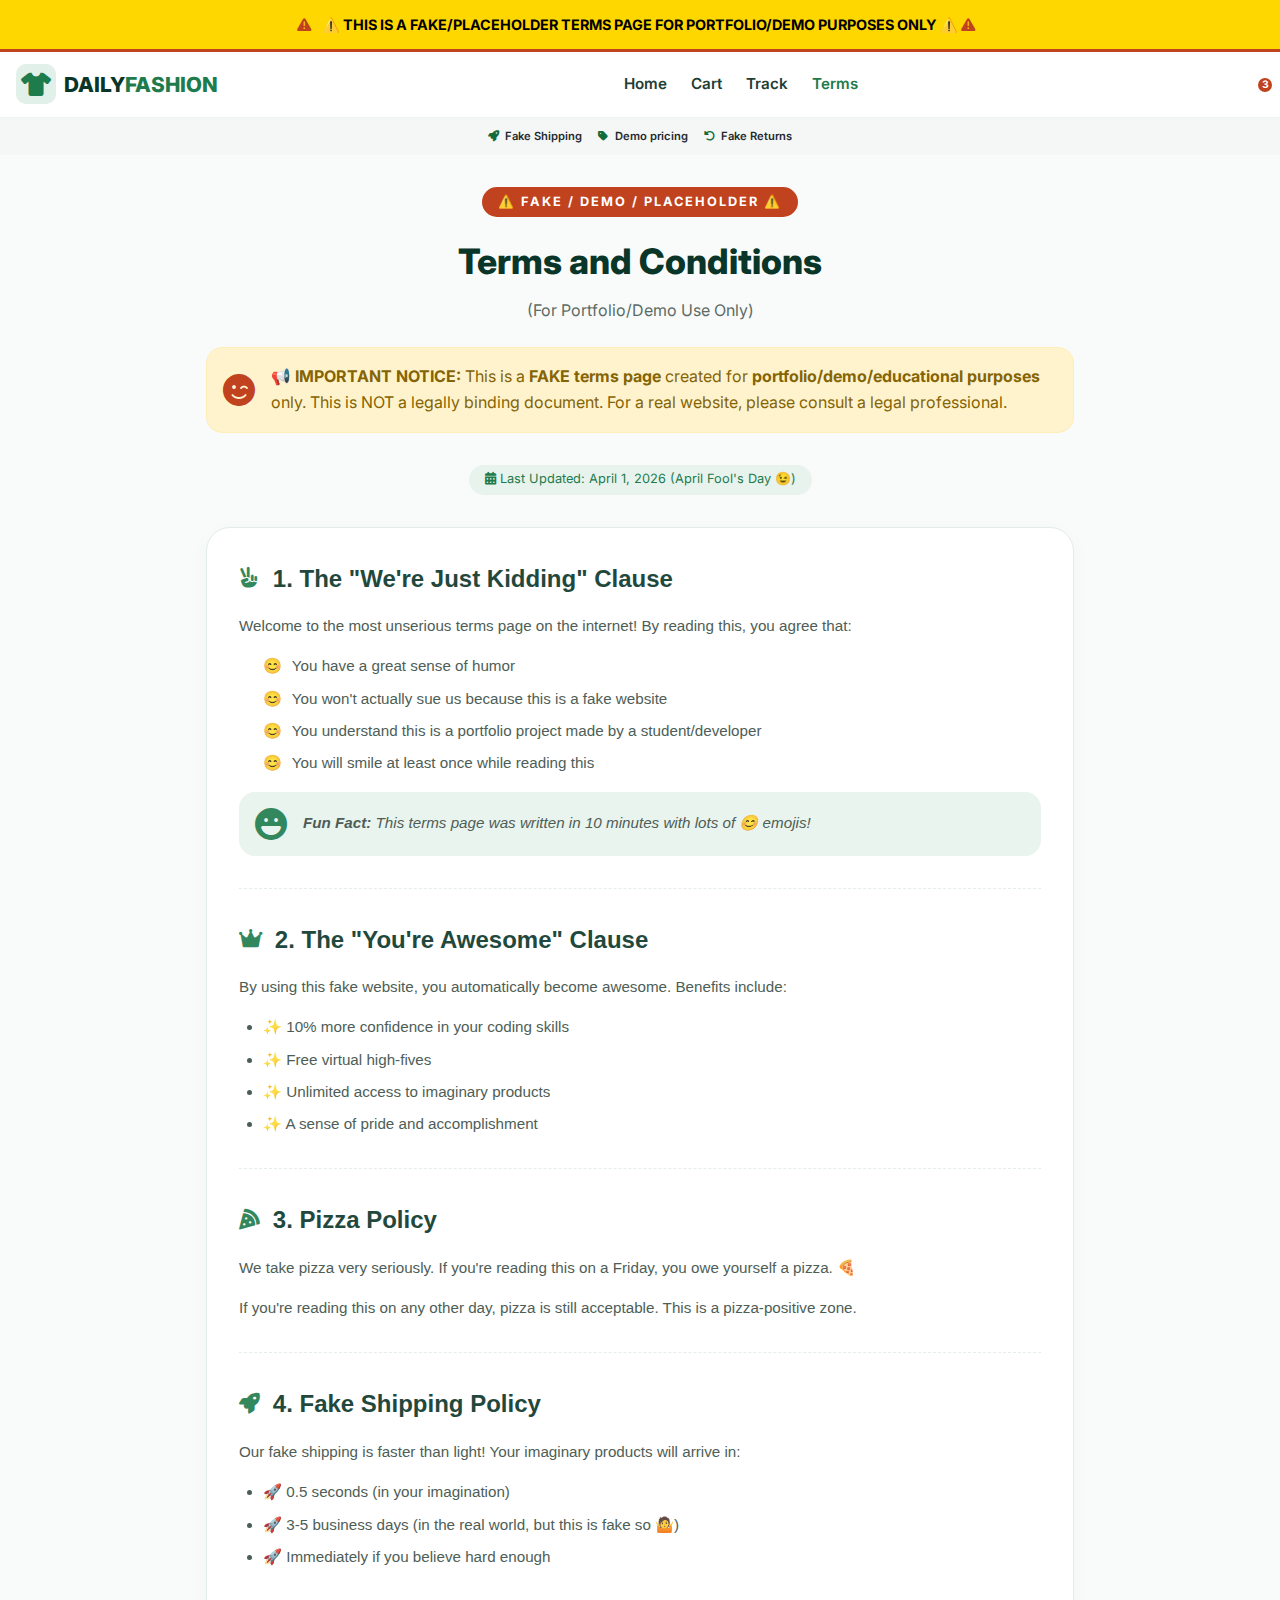
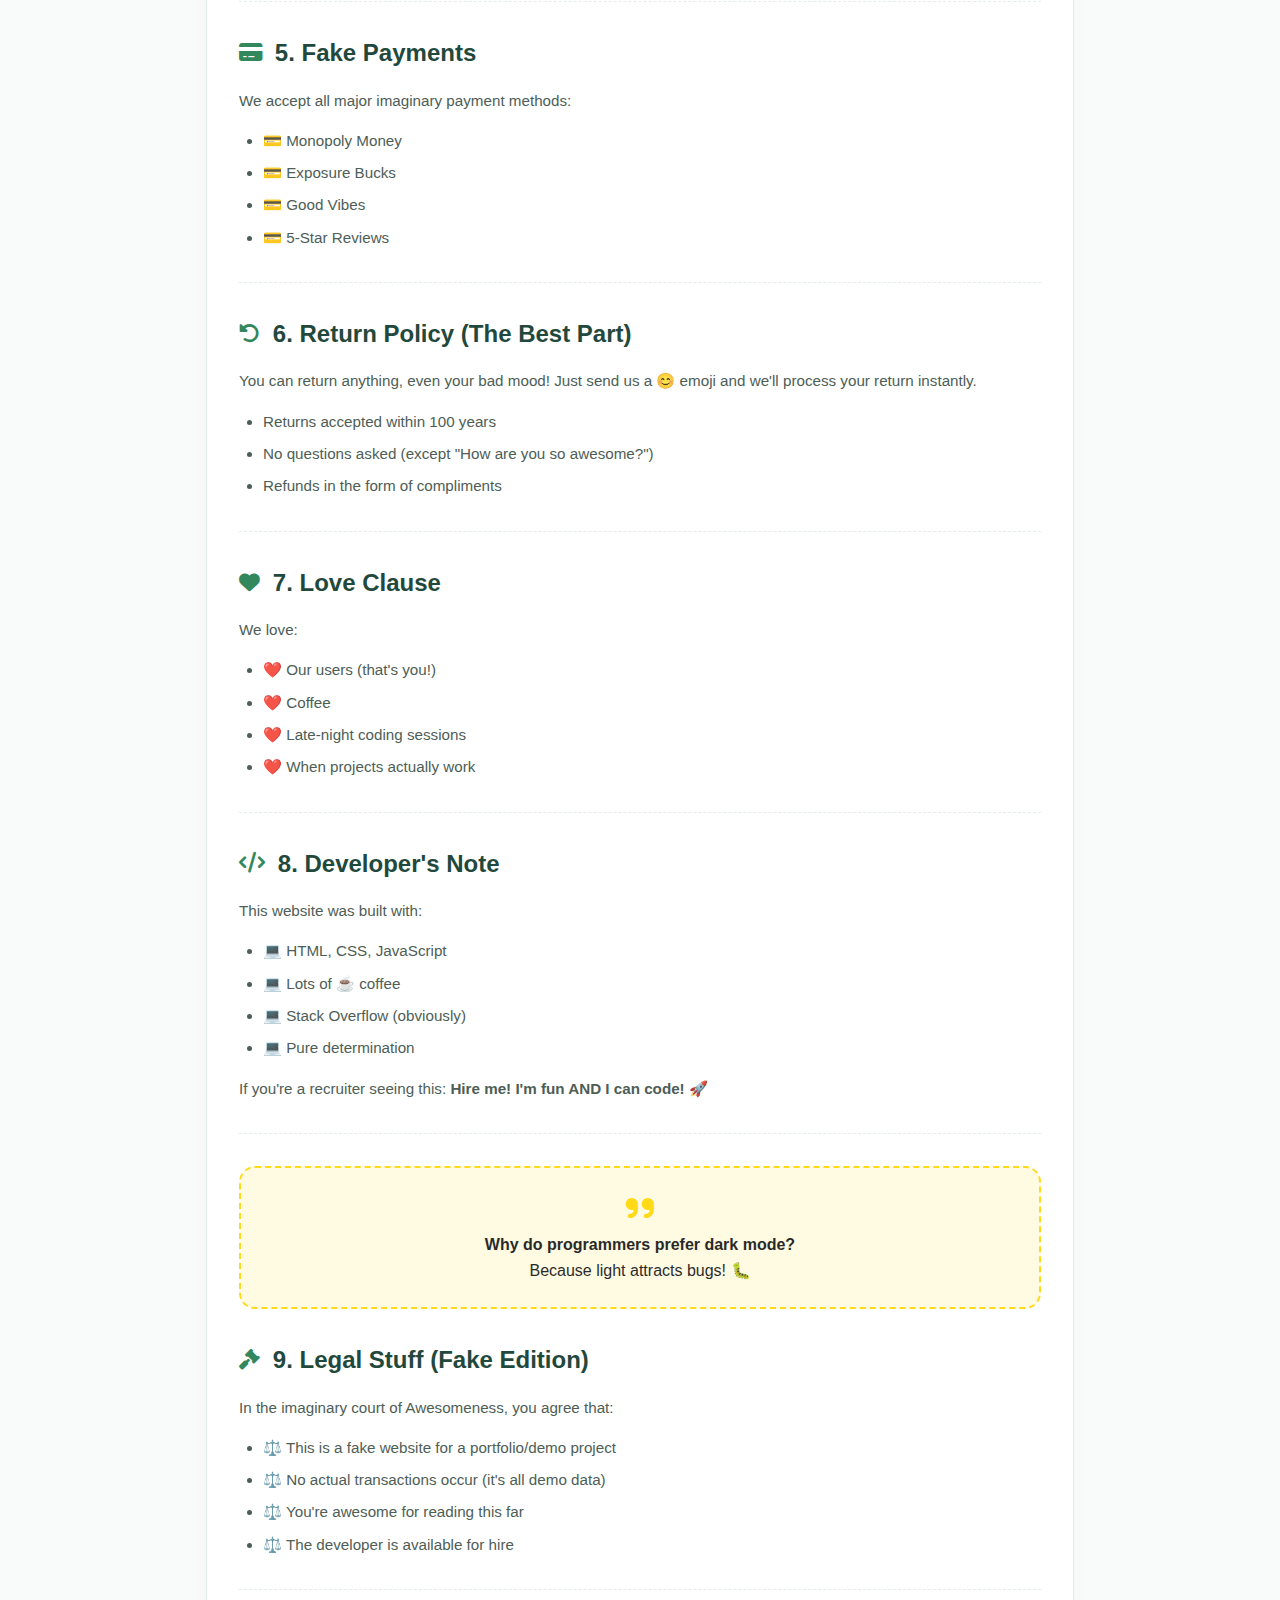
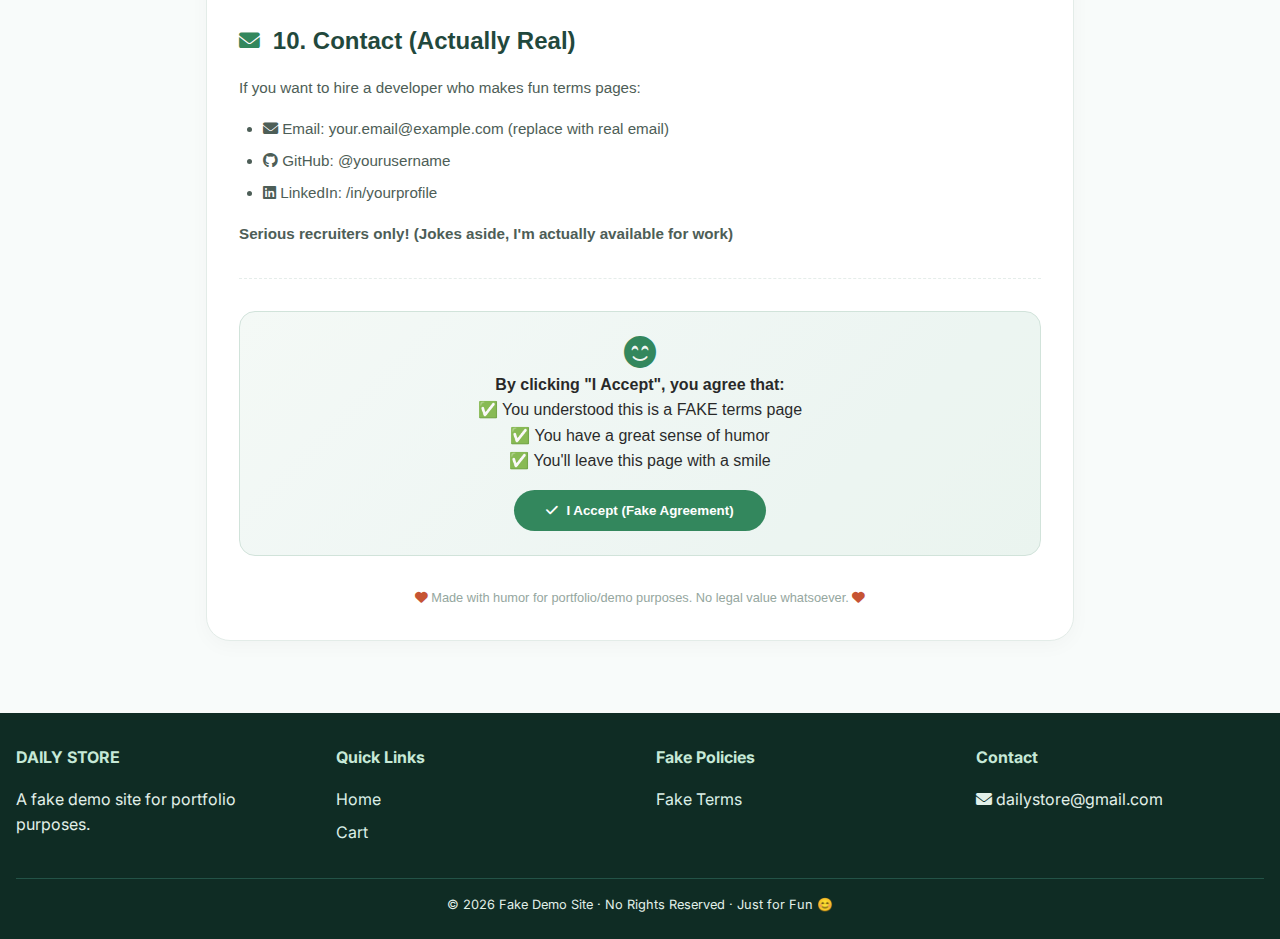
<file: terms.html>
<!-- ============ terms.html ============ -->
<!-- ============ FAKE TERMS FOR DEMO/PORTFOLIO ============ -->
<!DOCTYPE html>
<html lang="en">
<head>
  <meta charset="UTF-8">
  <meta name="viewport" content="width=device-width, initial-scale=1.0, maximum-scale=1.0, user-scalable=yes">
  <title>Terms and Conditions · Daily Store</title>
<!-- ============ GOOGLE TAG (gtag.js) ============ -->
  <script async src="https://www.googletagmanager.com/gtag/js?id=AW-17967582538"></script>
  <script>
    window.dataLayer = window.dataLayer || [];
    function gtag(){dataLayer.push(arguments);}
    gtag('js', new Date());
    gtag('config', 'AW-17967582538');
  </script>
  <link rel='stylesheet' href='https://cdn-uicons.flaticon.com/3.0.0/uicons-solid-straight/css/uicons-solid-straight.css'>
  <link rel='stylesheet' href='https://cdn-uicons.flaticon.com/3.0.0/uicons-regular-rounded/css/uicons-regular-rounded.css'>
  <link rel="stylesheet" href="https://cdnjs.cloudflare.com/ajax/libs/font-awesome/6.0.0-beta3/css/all.min.css">
  <link href="https://fonts.googleapis.com/css2?family=Inter:wght@400;500;600;700;800;900&display=swap" rel="stylesheet">
  
  <style>
    /* ============ GLOBAL RESET ============ */
    * { margin: 0; padding: 0; box-sizing: border-box; }
    
    html { 
      font-size: 16px; 
      scroll-behavior: smooth; 
      width: 100%; 
      overflow-x: hidden;
    }
    
    @media (max-width: 480px) { 
      html { font-size: 14px; } 
    }
    
    body { 
      font-family: 'Inter', sans-serif; 
      background: #f8fbfa; 
      color: #111; 
      width: 100%; 
      overflow-x: hidden;
      line-height: 1.6;
    }
    
    /* ============ DISCLAIMER BANNER ============ */
    .demo-disclaimer {
      background: #ffd700;
      color: #000;
      text-align: center;
      padding: 0.8rem;
      font-weight: 700;
      font-size: 0.9rem;
      border-bottom: 3px solid #c0421e;
      position: sticky;
      top: 0;
      z-index: 1000;
    }
    
    .demo-disclaimer i {
      color: #c0421e;
      margin-right: 0.5rem;
    }
    
    @media (max-width: 600px) {
      .demo-disclaimer {
        font-size: 0.7rem;
        padding: 0.5rem;
      }
    }
    
    /* ============ HEADER ============ */
    .main-header {
      background: white; 
      padding: 0.8rem 1rem; 
      display: flex; 
      align-items: center;
      justify-content: space-between; 
      border-bottom: 1px solid #eef3f1;
      position: sticky; 
      top: 42px; 
      z-index: 99; 
      width: 100%;
    }
    
    @media (max-width: 600px) {
      .main-header {
        top: 35px;
      }
    }
    
    .logo-area { 
      display: flex; 
      align-items: center; 
      gap: 0.5rem; 
      cursor: pointer; 
    }
    
    .logo-icon {
      width: 40px; 
      height: 40px; 
      background: #e1f0e9; 
      border-radius: 10px;
      display: flex; 
      align-items: center; 
      justify-content: center; 
      color: #1e7b4c; 
      font-size: 1.5rem;
    }
    
    .logo-text { 
      font-size: 1.3rem; 
      font-weight: 800; 
      color: #0a3529; 
    }
    
    .logo-text span { 
      color: #1e7b4c; 
    }
    
    /* Desktop Navigation */
    .desktop-nav { 
      display: flex; 
      gap: 1.5rem; 
    }
    
    .desktop-nav a { 
      text-decoration: none; 
      color: #1f3d34; 
      font-weight: 600; 
      font-size: 0.95rem;
      transition: color 0.2s;
    }
    
    .desktop-nav a:hover {
      color: #1e7b4c;
    }
    
    @media (max-width: 900px) { 
      .desktop-nav { 
        display: none; 
      } 
    }
    
    /* Header Icons */
    .header-icons { 
      display: flex; 
      gap: 1rem; 
      align-items: center; 
    }
    
    .header-icons i, .header-icons .fi { 
      font-size: 1.3rem; 
      color: #2a4c3b; 
      cursor: pointer; 
      transition: color 0.2s;
    }
    
    .header-icons i:hover {
      color: #1e7b4c;
    }
    
    .cart-icon-wrapper { 
      position: relative; 
      cursor: pointer; 
    }
    
    .cart-count {
      position: absolute; 
      top: -8px; 
      right: -10px; 
      background: #c0421e; 
      color: white;
      font-size: 0.65rem; 
      width: 18px; 
      height: 18px; 
      border-radius: 50%; 
      display: flex;
      align-items: center; 
      justify-content: center; 
      border: 2px solid white;
      font-weight: 700;
    }
    
    /* Hamburger Menu */
    .hamburger-menu {
      display: none;
      font-size: 1.8rem;
      cursor: pointer;
      color: #1e4d3a;
    }
    
    @media (max-width: 900px) { 
      .hamburger-menu { 
        display: block; 
      } 
    }
    
    /* Mobile Sidebar */
    .mobile-sidebar {
      position: fixed;
      top: 0;
      right: -100%;
      width: 280px;
      height: 100vh;
      background: white;
      box-shadow: -5px 0 30px rgba(0,0,0,0.1);
      z-index: 1000;
      padding: 2rem 1.5rem;
      transition: right 0.3s ease;
      display: flex;
      flex-direction: column;
    }
    
    .mobile-sidebar.active { right: 0; }
    
    .sidebar-header {
      display: flex;
      justify-content: space-between;
      align-items: center;
      margin-bottom: 2rem;
      border-bottom: 1px solid #e6efea;
      padding-bottom: 1rem;
    }
    
    .sidebar-logo { 
      font-size: 1.4rem; 
      font-weight: 800; 
      color: #0a3529; 
    }
    
    .close-sidebar { 
      font-size: 1.6rem; 
      cursor: pointer; 
      color: #2e5e4b; 
    }
    
    .mobile-nav-links {
      display: flex;
      flex-direction: column;
      gap: 1.2rem;
      list-style: none;
    }
    
    .mobile-nav-links li a {
      text-decoration: none;
      color: #1f3d34;
      font-weight: 600;
      font-size: 1rem;
      display: flex;
      align-items: center;
      gap: 0.8rem;
      transition: color 0.2s;
    }
    
    .mobile-nav-links li a:hover {
      color: #1e7b4c;
    }
    
    .mobile-nav-links li a i { 
      width: 24px; 
      color: #1e7b4c; 
    }
    
    .overlay {
      position: fixed;
      top: 0;
      left: 0;
      width: 100%;
      height: 100%;
      background: rgba(0,0,0,0.5);
      z-index: 999;
      opacity: 0;
      visibility: hidden;
      transition: 0.3s;
    }
    
    .overlay.active { opacity: 1; visibility: visible; }
    
    /* ============ TOP USP ============ */
    .top-usp {
      background: #f5f7f6;
      padding: 0.6rem 1rem;
      display: flex;
      flex-wrap: wrap;
      justify-content: center;
      gap: 0.5rem 1rem;
      font-size: 0.7rem;
      font-weight: 600;
      color: #1f2a2f;
    }
    
    .top-usp i { 
      color: #146b3a; 
      margin-right: 0.2rem; 
    }
    
    /* ============ TERMS SECTION ============ */
    .terms-section {
      padding: 2rem 1rem;
      max-width: 900px;
      margin: 0 auto;
      width: 100%;
    }
    
    .terms-header {
      text-align: center;
      margin-bottom: 2rem;
      position: relative;
    }
    
    .demo-badge {
      display: inline-block;
      background: #c0421e;
      color: white;
      padding: 0.3rem 1rem;
      border-radius: 50px;
      font-size: 0.8rem;
      font-weight: 700;
      margin-bottom: 1rem;
      text-transform: uppercase;
      letter-spacing: 2px;
    }
    
    .terms-title {
      font-size: 2.2rem;
      font-weight: 800;
      color: #0a3529;
      margin-bottom: 0.5rem;
    }
    
    .terms-subtitle {
      font-size: 1rem;
      color: #5d6b65;
    }
    
    .fake-notice {
      background: #fff3cd;
      border: 1px solid #ffeeba;
      color: #856404;
      padding: 1rem;
      border-radius: 1rem;
      margin: 1.5rem 0;
      display: flex;
      align-items: center;
      gap: 1rem;
      text-align: left;
    }
    
    .fake-notice i {
      font-size: 2rem;
      color: #c0421e;
    }
    
    @media (max-width: 600px) {
      .terms-title {
        font-size: 1.8rem;
      }
      .fake-notice {
        flex-direction: column;
        text-align: center;
      }
    }
    
    .last-updated {
      display: inline-block;
      background: #e8f3ee;
      padding: 0.3rem 1rem;
      border-radius: 50px;
      font-size: 0.8rem;
      color: #1e7b4c;
      margin-top: 0.5rem;
    }
    
    /* Terms Card */
    .terms-card {
      background: white;
      border-radius: 1.5rem;
      padding: 2rem;
      border: 1px solid #e3ece8;
      box-shadow: 0 5px 20px rgba(0,0,0,0.03);
    }
    
    @media (max-width: 600px) {
      .terms-card {
        padding: 1.5rem;
        border-radius: 1.2rem;
      }
    }
    
    /* Fake Terms Content */
    .fake-terms-content {
      font-family: 'Comic Sans MS', cursive, sans-serif;
      opacity: 0.9;
    }
    
    .terms-block {
      margin-bottom: 2rem;
      padding-bottom: 1rem;
      border-bottom: 1px dashed #e3ece8;
    }
    
    .terms-block:last-child {
      border-bottom: none;
    }
    
    .terms-block h2 {
      font-size: 1.5rem;
      font-weight: 700;
      color: #0a3529;
      margin-bottom: 1rem;
      display: flex;
      align-items: center;
      gap: 0.8rem;
    }
    
    .terms-block h2 i {
      color: #1e7b4c;
      font-size: 1.3rem;
    }
    
    .terms-block h3 {
      font-size: 1.1rem;
      font-weight: 700;
      color: #1e7b4c;
      margin: 1.2rem 0 0.8rem;
    }
    
    .terms-block p {
      color: #3a4d45;
      margin-bottom: 1rem;
      font-size: 0.95rem;
    }
    
    .terms-block ul, .terms-block ol {
      margin: 1rem 0 1rem 1.5rem;
      color: #3a4d45;
    }
    
    .terms-block li {
      margin-bottom: 0.5rem;
      font-size: 0.95rem;
    }
    
    /* Fun Elements */
    .fun-fact {
      background: #e8f3ee;
      border-radius: 1rem;
      padding: 1rem;
      margin: 1rem 0;
      display: flex;
      align-items: center;
      gap: 1rem;
    }
    
    .fun-fact i {
      font-size: 2rem;
      color: #1e7b4c;
    }
    
    .fun-fact p {
      margin: 0;
      font-style: italic;
    }
    
    .emoji-list li {
      list-style-type: none;
      position: relative;
      padding-left: 1.8rem;
    }
    
    .emoji-list li:before {
      content: "😊";
      position: absolute;
      left: 0;
    }
    
    /* Joke Box */
    .joke-box {
      background: #ffd70020;
      border: 2px dashed #ffd700;
      border-radius: 1rem;
      padding: 1.5rem;
      margin: 2rem 0;
      text-align: center;
    }
    
    .joke-box i {
      font-size: 2rem;
      color: #ffd700;
      margin-bottom: 0.5rem;
    }
    
    /* Acceptance Box */
    .acceptance-box {
      background: linear-gradient(135deg, #f3f9f6, #e8f3ee);
      border-radius: 1rem;
      padding: 1.5rem;
      margin-top: 2rem;
      text-align: center;
      border: 1px solid #cde0d7;
    }
    
    .acceptance-btn {
      background: #1e7b4c;
      color: white;
      border: none;
      padding: 0.8rem 2rem;
      border-radius: 50px;
      font-weight: 600;
      cursor: pointer;
      transition: 0.2s;
      display: inline-flex;
      align-items: center;
      gap: 0.5rem;
      margin-top: 1rem;
    }
    
    .acceptance-btn:hover {
      background: #14633c;
      transform: scale(1.02);
    }
    
    /* Footer (same as before) */
    .main-footer {
      background: #0f2c24;
      color: #e2f0e9;
      padding: 2rem 1rem 1.5rem;
      margin-top: 2.5rem;
    }
    
    .footer-content {
      max-width: 1280px;
      margin: 0 auto;
      display: grid;
      grid-template-columns: repeat(4, 1fr);
      gap: 2rem;
    }
    
    @media (max-width: 900px) {
      .footer-content {
        grid-template-columns: repeat(2, 1fr);
      }
    }
    
    @media (max-width: 600px) {
      .footer-content {
        grid-template-columns: 1fr;
        text-align: center;
      }
    }
    
    .footer-col h4 {
      font-size: 1rem;
      font-weight: 700;
      margin-bottom: 1rem;
      color: #c6e9d7;
    }
    
    .footer-col ul {
      list-style: none;
    }
    
    .footer-col li {
      margin-bottom: 0.5rem;
    }
    
    .footer-col a {
      color: #dbefe7;
      text-decoration: none;
    }
    
    .footer-bottom {
      max-width: 1280px;
      margin: 1.5rem auto 0;
      padding-top: 1rem;
      border-top: 1px solid #235347;
      text-align: center;
      font-size: 0.8rem;
    }
    
    /* Toast */
    .cart-toast {
      position: fixed;
      bottom: 20px;
      right: 20px;
      background: #1e4d3d;
      color: white;
      padding: 10px 20px;
      border-radius: 50px;
      z-index: 9999;
      opacity: 0;
      transition: opacity 0.3s;
    }
    
    .cart-toast.show { opacity: 1; }
  </style>
</head>
<body>
  <div id="cartToast" class="cart-toast"></div>

  <!-- DEMO DISCLAIMER BANNER -->
  <div class="demo-disclaimer">
    <i class="fas fa-exclamation-triangle"></i> 
    ⚠️ THIS IS A FAKE/PLACEHOLDER TERMS PAGE FOR PORTFOLIO/DEMO PURPOSES ONLY ⚠️
    <i class="fas fa-exclamation-triangle"></i>
  </div>

  <!-- Mobile Sidebar -->
  <div class="mobile-sidebar" id="mobileSidebar">
    <div class="sidebar-header">
      <span class="sidebar-logo">DAILY<span style="color:#1e7b4c;">STORE</span></span>
      <i class="fas fa-times close-sidebar" id="closeSidebar"></i>
    </div>
    <ul class="mobile-nav-links">
      <li><a href="index.html"><i class="fas fa-home"></i> Home</a></li>
      <li><a href="cart.html"><i class="fi fi-rr-shopping-bag"></i> Cart</a></li>
      <li><a href="order-tracking.html"><i class="fas fa-truck"></i> Track</a></li>
      <li><a href="terms.html"><i class="fas fa-file-contract"></i> Terms</a></li>
    </ul>
  </div>
  <div class="overlay" id="overlay"></div>

  <!-- Header -->
  <header class="main-header">
    <div class="logo-area" onclick="window.location.href='index.html'">
      <div class="logo-icon"><i class="fas fa-tshirt"></i></div>
      <div class="logo-text">DAILY<span>FASHION</span></div>
    </div>
    <div class="desktop-nav">
      <a href="index.html">Home</a>
      <a href="cart.html">Cart</a>
      <a href="order-tracking.html">Track</a>
      <a href="terms.html" style="color:#1e7b4c;">Terms</a>
    </div>
    <div class="header-icons">
      <div class="cart-icon-wrapper" onclick="window.location.href='cart.html'">
        <i class="fi fi-rr-shopping-bag"></i>
        <span class="cart-count" id="cartCount">0</span>
      </div>
      <div class="hamburger-menu" id="hamburgerBtn">
        <i class="fas fa-bars"></i>
      </div>
    </div>
  </header>

  <!-- Top USP -->
  <div class="top-usp">
    <span><i class="fas fa-rocket"></i> Fake Shipping</span>
    <span><i class="fas fa-tag"></i> Demo pricing</span>
    <span><i class="fas fa-rotate-left"></i> Fake Returns</span>
  </div>

  <!-- Terms Section -->
  <section class="terms-section">
    <div class="terms-header">
      <div class="demo-badge">⚠️ FAKE / DEMO / PLACEHOLDER ⚠️</div>
      <h1 class="terms-title">Terms and Conditions</h1>
      <p class="terms-subtitle">(For Portfolio/Demo Use Only)</p>
      <div class="fake-notice">
        <i class="fas fa-smile-wink"></i>
        <div>
          <strong>📢 IMPORTANT NOTICE:</strong> This is a <strong>FAKE terms page</strong> created for <strong>portfolio/demo/educational purposes</strong> only. This is NOT a legally binding document. For a real website, please consult a legal professional.
        </div>
      </div>
      <div class="last-updated">
        <i class="fas fa-calendar-alt"></i> Last Updated: April 1, 2026 (April Fool's Day 😉)
      </div>
    </div>

    <div class="terms-card">
      <div class="fake-terms-content">
        
        <!-- Section 1 - JOKE -->
        <div class="terms-block">
          <h2><i class="fas fa-hand-peace"></i> 1. The "We're Just Kidding" Clause</h2>
          <p>Welcome to the most unserious terms page on the internet! By reading this, you agree that:</p>
          <ul class="emoji-list">
            <li>You have a great sense of humor</li>
            <li>You won't actually sue us because this is a fake website</li>
            <li>You understand this is a portfolio project made by a student/developer</li>
            <li>You will smile at least once while reading this</li>
          </ul>
          <div class="fun-fact">
            <i class="fas fa-laugh"></i>
            <p><strong>Fun Fact:</strong> This terms page was written in 10 minutes with lots of 😊 emojis!</p>
          </div>
        </div>

        <!-- Section 2 -->
        <div class="terms-block">
          <h2><i class="fas fa-crown"></i> 2. The "You're Awesome" Clause</h2>
          <p>By using this fake website, you automatically become awesome. Benefits include:</p>
          <ul>
            <li>✨ 10% more confidence in your coding skills</li>
            <li>✨ Free virtual high-fives</li>
            <li>✨ Unlimited access to imaginary products</li>
            <li>✨ A sense of pride and accomplishment</li>
          </ul>
        </div>

        <!-- Section 3 -->
        <div class="terms-block">
          <h2><i class="fas fa-pizza-slice"></i> 3. Pizza Policy</h2>
          <p>We take pizza very seriously. If you're reading this on a Friday, you owe yourself a pizza. 🍕</p>
          <p>If you're reading this on any other day, pizza is still acceptable. This is a pizza-positive zone.</p>
        </div>

        <!-- Section 4 -->
        <div class="terms-block">
          <h2><i class="fas fa-rocket"></i> 4. Fake Shipping Policy</h2>
          <p>Our fake shipping is faster than light! Your imaginary products will arrive in:</p>
          <ul>
            <li>🚀 0.5 seconds (in your imagination)</li>
            <li>🚀 3-5 business days (in the real world, but this is fake so 🤷)</li>
            <li>🚀 Immediately if you believe hard enough</li>
          </ul>
        </div>

        <!-- Section 5 -->
        <div class="terms-block">
          <h2><i class="fas fa-credit-card"></i> 5. Fake Payments</h2>
          <p>We accept all major imaginary payment methods:</p>
          <ul>
            <li>💳 Monopoly Money</li>
            <li>💳 Exposure Bucks</li>
            <li>💳 Good Vibes</li>
            <li>💳 5-Star Reviews</li>
          </ul>
        </div>

        <!-- Section 6 -->
        <div class="terms-block">
          <h2><i class="fas fa-undo-alt"></i> 6. Return Policy (The Best Part)</h2>
          <p>You can return anything, even your bad mood! Just send us a 😊 emoji and we'll process your return instantly.</p>
          <ul>
            <li>Returns accepted within 100 years</li>
            <li>No questions asked (except "How are you so awesome?")</li>
            <li>Refunds in the form of compliments</li>
          </ul>
        </div>

        <!-- Section 7 -->
        <div class="terms-block">
          <h2><i class="fas fa-heart"></i> 7. Love Clause</h2>
          <p>We love:</p>
          <ul>
            <li>❤️ Our users (that's you!)</li>
            <li>❤️ Coffee</li>
            <li>❤️ Late-night coding sessions</li>
            <li>❤️ When projects actually work</li>
          </ul>
        </div>

        <!-- Section 8 -->
        <div class="terms-block">
          <h2><i class="fas fa-code"></i> 8. Developer's Note</h2>
          <p>This website was built with:</p>
          <ul>
            <li>💻 HTML, CSS, JavaScript</li>
            <li>💻 Lots of ☕ coffee</li>
            <li>💻 Stack Overflow (obviously)</li>
            <li>💻 Pure determination</li>
          </ul>
          <p>If you're a recruiter seeing this: <strong>Hire me! I'm fun AND I can code!</strong> 🚀</p>
        </div>

        <!-- Joke Box -->
        <div class="joke-box">
          <i class="fas fa-quote-right"></i>
          <p><strong>Why do programmers prefer dark mode?</strong></p>
          <p>Because light attracts bugs! 🐛</p>
        </div>

        <!-- Section 9 -->
        <div class="terms-block">
          <h2><i class="fas fa-gavel"></i> 9. Legal Stuff (Fake Edition)</h2>
          <p>In the imaginary court of Awesomeness, you agree that:</p>
          <ul>
            <li>⚖️ This is a fake website for a portfolio/demo project</li>
            <li>⚖️ No actual transactions occur (it's all demo data)</li>
            <li>⚖️ You're awesome for reading this far</li>
            <li>⚖️ The developer is available for hire</li>
          </ul>
        </div>

        <!-- Section 10 -->
        <div class="terms-block">
          <h2><i class="fas fa-envelope"></i> 10. Contact (Actually Real)</h2>
          <p>If you want to hire a developer who makes fun terms pages:</p>
          <ul>
            <li><i class="fas fa-envelope"></i> Email: your.email@example.com (replace with real email)</li>
            <li><i class="fab fa-github"></i> GitHub: @yourusername</li>
            <li><i class="fab fa-linkedin"></i> LinkedIn: /in/yourprofile</li>
          </ul>
          <p><strong>Serious recruiters only! (Jokes aside, I'm actually available for work)</strong></p>
        </div>

        <!-- Acceptance Box -->
        <div class="acceptance-box">
          <p><i class="fas fa-smile-beam" style="color:#1e7b4c; font-size:2rem;"></i></p>
          <p><strong>By clicking "I Accept", you agree that:</strong></p>
          <p>✅ You understood this is a FAKE terms page<br>
          ✅ You have a great sense of humor<br>
          ✅ You'll leave this page with a smile</p>
          <button class="acceptance-btn" onclick="showToast('😊 Thanks for being awesome! You accepted fake terms!')">
            <i class="fas fa-check"></i> I Accept (Fake Agreement)
          </button>
        </div>

        <!-- Final Fun Note -->
        <p style="text-align:center; margin-top:2rem; font-size:0.8rem; color:#8a9d95;">
          <i class="fas fa-heart" style="color:#c0421e;"></i> 
          Made with humor for portfolio/demo purposes. No legal value whatsoever.
          <i class="fas fa-heart" style="color:#c0421e;"></i>
        </p>
      </div>
    </div>
  </section>

  <!-- Footer -->
  <footer class="main-footer">
    <div class="footer-content">
      <div class="footer-col">
        <h4>DAILY STORE</h4>
        <p class="footer-about">A fake demo site for portfolio purposes.</p>
      </div>
      <div class="footer-col">
        <h4>Quick Links</h4>
        <ul>
          <li><a href="index.html">Home</a></li>
          <li><a href="cart.html">Cart</a></li>
        </ul>
      </div>
      <div class="footer-col">
        <h4>Fake Policies</h4>
        <ul>
          <li><a href="terms.html">Fake Terms</a></li>
        </ul>
      </div>
      <div class="footer-col">
        <h4>Contact</h4>
        <ul>
          <li><i class="fas fa-envelope"></i> dailystore@gmail.com</li>
        </ul>
      </div>
    </div>
    <div class="footer-bottom">
      <span>© 2026 Fake Demo Site · No Rights Reserved · Just for Fun 😊</span>
    </div>
  </footer>

  <script>
    // Mobile sidebar (same as before)
    const hamburgerBtn = document.getElementById('hamburgerBtn');
    const mobileSidebar = document.getElementById('mobileSidebar');
    const overlay = document.getElementById('overlay');
    const closeSidebar = document.getElementById('closeSidebar');

    function openSidebar() {
      mobileSidebar.classList.add('active');
      overlay.classList.add('active');
      document.body.style.overflow = 'hidden';
    }

    function closeSidebarFunc() {
      mobileSidebar.classList.remove('active');
      overlay.classList.remove('active');
      document.body.style.overflow = '';
    }

    if (hamburgerBtn) hamburgerBtn.addEventListener('click', openSidebar);
    if (closeSidebar) closeSidebar.addEventListener('click', closeSidebarFunc);
    if (overlay) overlay.addEventListener('click', closeSidebarFunc);

    // Update cart count
    function updateCartCount() {
      const cart = JSON.parse(localStorage.getItem('dailyGadgetCart')) || [];
      const count = cart.reduce((total, item) => total + item.quantity, 0);
      document.getElementById('cartCount').textContent = count;
    }
    updateCartCount();

    // Toast function
    function showToast(msg) {
      const toast = document.getElementById('cartToast');
      toast.innerHTML = msg;
      toast.classList.add('show');
      setTimeout(() => toast.classList.remove('show'), 2000);
    }
  </script>
</body>
</html>
</file>
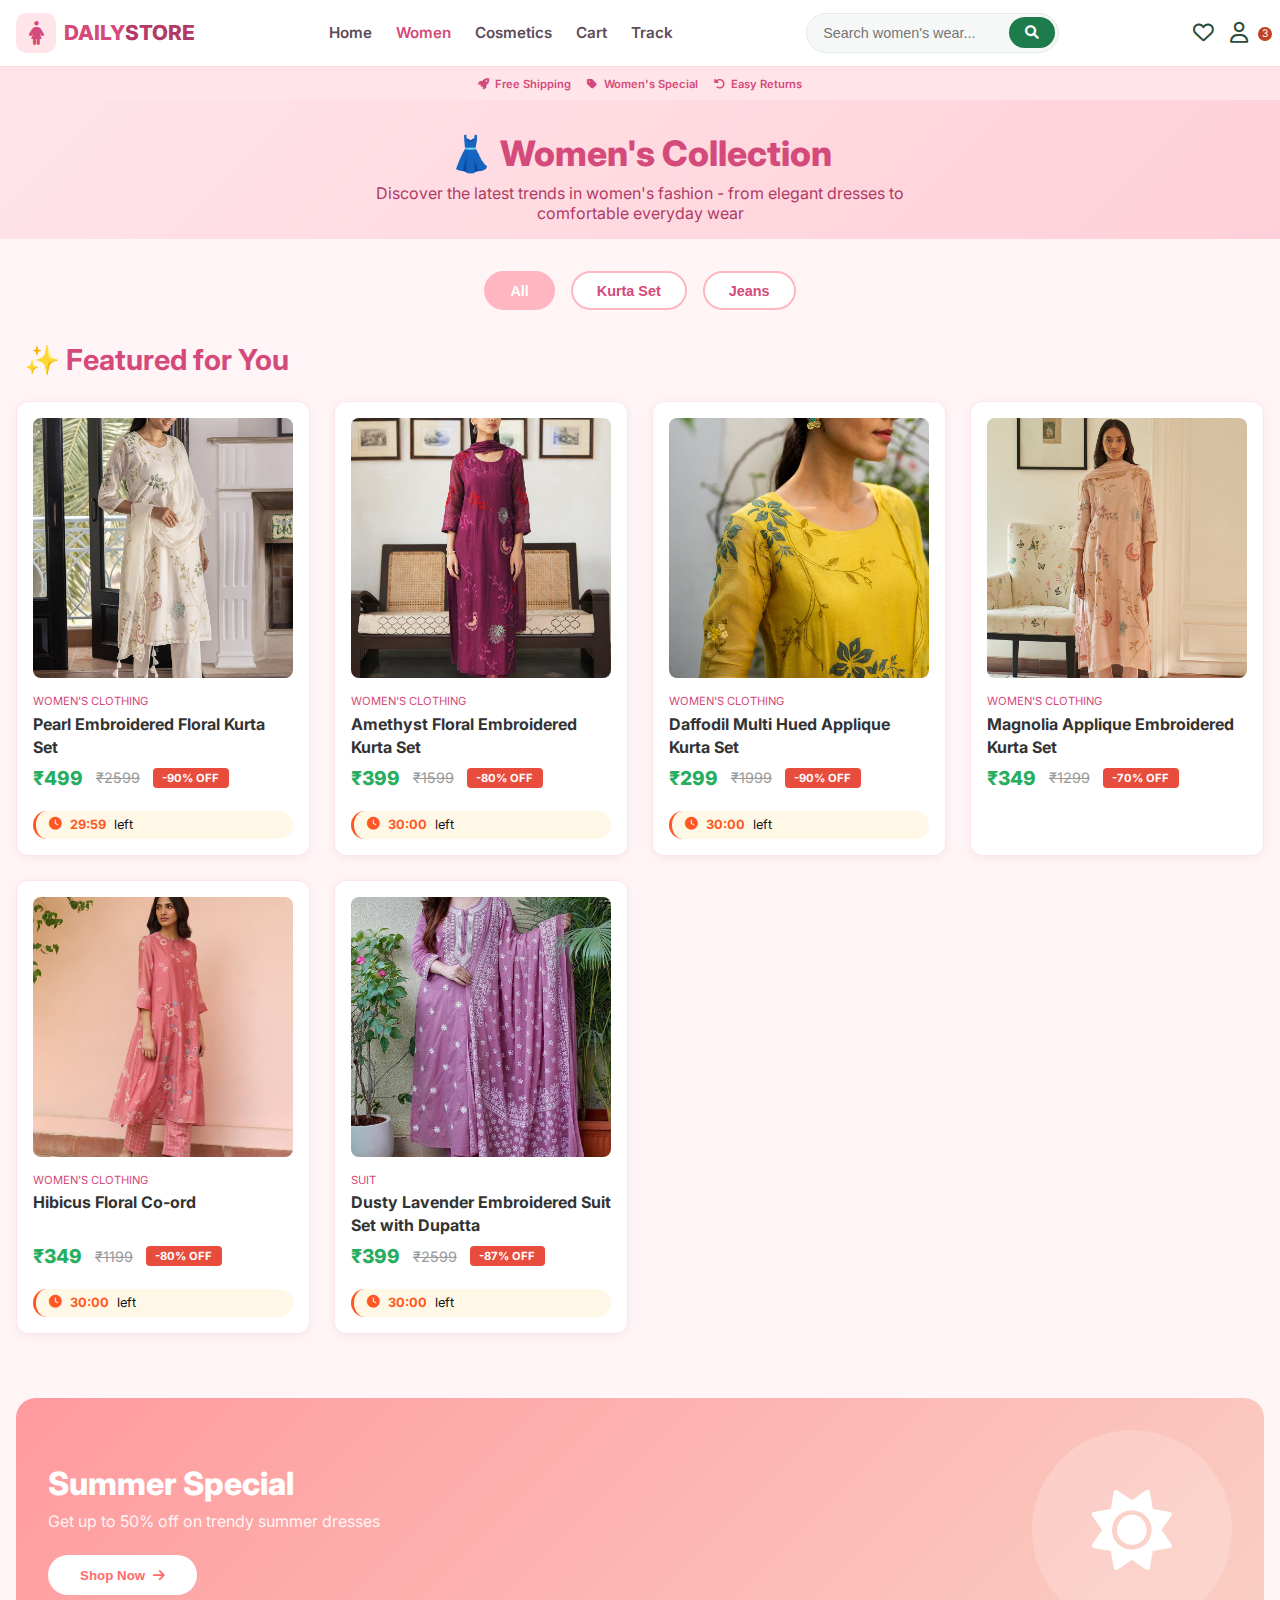
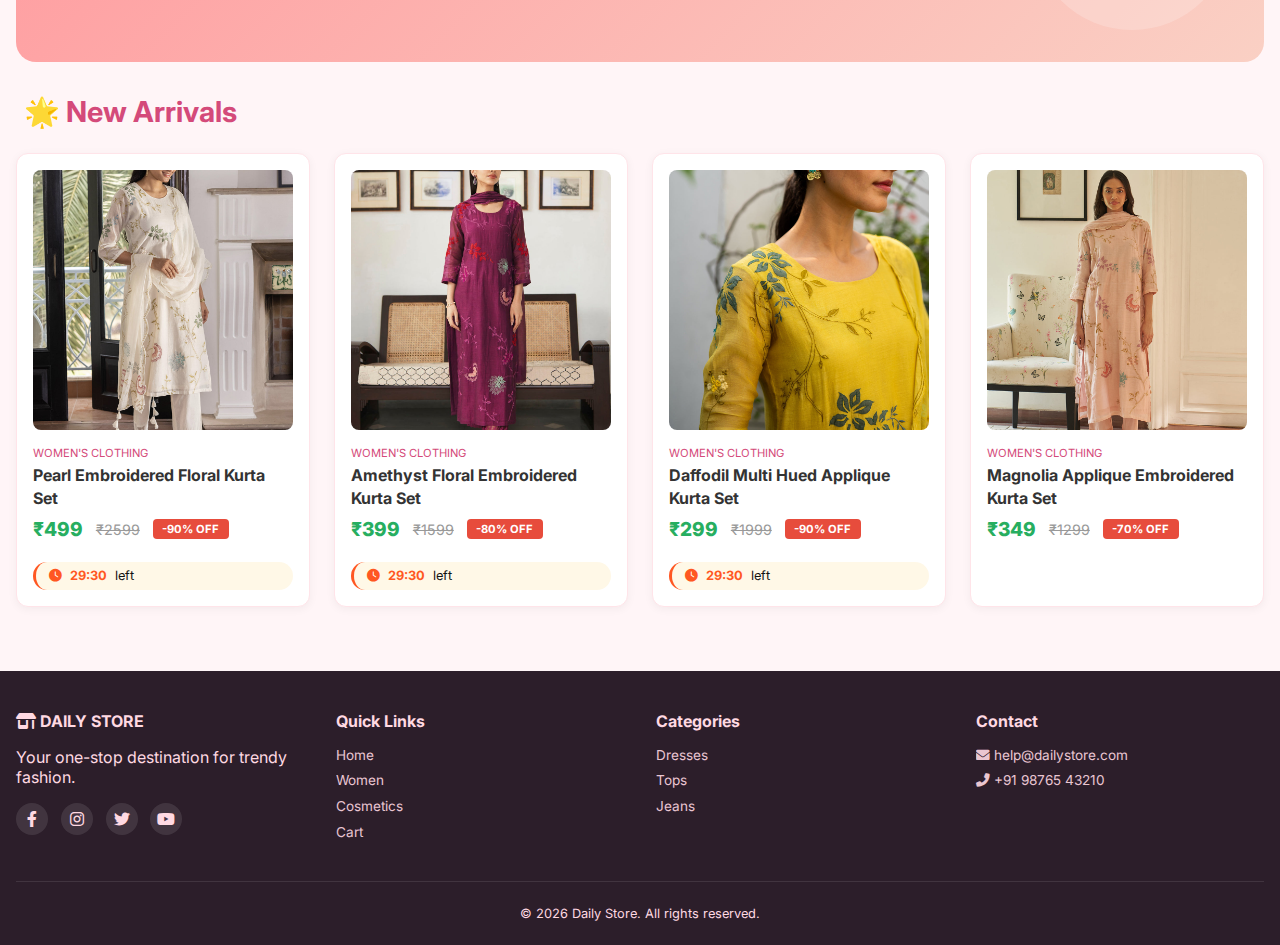
<file: women.html>
<!DOCTYPE html>
<html lang="en">
<head>
  <meta charset="UTF-8">
  <meta name="viewport" content="width=device-width, initial-scale=1.0, maximum-scale=1.0, user-scalable=yes">
  <title>Women's Collection · Daily Store</title>
  
  <!-- Google Tag -->
  <script async src="https://www.googletagmanager.com/gtag/js?id=AW-17967582538"></script>
  <script>
    window.dataLayer = window.dataLayer || [];
    function gtag(){dataLayer.push(arguments);}
    gtag('js', new Date());
    gtag('config', 'AW-17967582538');
  </script>
  
  <!-- Fonts & Icons -->
  <link rel='stylesheet' href='https://cdn-uicons.flaticon.com/3.0.0/uicons-solid-straight/css/uicons-solid-straight.css'>
  <link rel='stylesheet' href='https://cdn-uicons.flaticon.com/3.0.0/uicons-regular-rounded/css/uicons-regular-rounded.css'>
  <link rel="stylesheet" href="https://cdnjs.cloudflare.com/ajax/libs/font-awesome/6.0.0-beta3/css/all.min.css">
  <link href="https://fonts.googleapis.com/css2?family=Inter:wght@400;500;600;700;800;900&display=swap" rel="stylesheet">
  
  <style>
    /* ============ GLOBAL RESET ============ */
    * { margin: 0; padding: 0; box-sizing: border-box; }
    
    html { 
      font-size: 16px; 
      scroll-behavior: smooth; 
      width: 100%; 
      overflow-x: hidden;
    }
    
    @media (max-width: 480px) { 
      html { font-size: 14px; } 
    }
    
    body { 
      font-family: 'Inter', sans-serif; 
      background: #fff5f7; 
      color: #111; 
      width: 100%; 
      overflow-x: hidden;
    }
    
    /* ============ HEADER ============ */
    .main-header {
      background: white; 
      padding: 0.8rem 1rem; 
      display: flex; 
      align-items: center;
      justify-content: space-between; 
      border-bottom: 1px solid #ffd9e2;
      position: sticky; 
      top: 0; 
      z-index: 100; 
      width: 100%;
    }
    
    .logo-area { 
      display: flex; 
      align-items: center; 
      gap: 0.5rem; 
      cursor: pointer; 
    }
    
    .logo-icon {
      width: 40px; 
      height: 40px; 
      background: #ffe4e9; 
      border-radius: 10px;
      display: flex; 
      align-items: center; 
      justify-content: center; 
      color: #d44a7a; 
      font-size: 1.5rem;
    }
    
    .logo-text { 
      font-size: 1.3rem; 
      font-weight: 800; 
      color: #d44a7a; 
    }
    
    .logo-text span { 
      color: #b13b66; 
    }
    
    .desktop-nav { 
      display: flex; 
      gap: 1.5rem; 
    }
    
    .desktop-nav a { 
      text-decoration: none; 
      color: #5d4b5a; 
      font-weight: 600; 
      font-size: 0.95rem;
      transition: color 0.2s;
    }
    
    .desktop-nav a:hover,
    .desktop-nav a.active {
      color: #d44a7a;
    }
    
    @media (max-width: 900px) { 
      .desktop-nav { 
        display: none; 
      } 
    }
    
    .header-search {
      display: flex;
      align-items: center;
      background: #f5f8f7;
      border-radius: 40px;
      padding: 0.2rem 0.2rem 0.2rem 1rem;
      border: 1px solid #e3ece8;
      max-width: 300px;
    }
    
    .header-search input {
      border: none;
      background: transparent;
      padding: 0.5rem 0;
      font-size: 0.9rem;
      width: 100%;
      outline: none;
    }
    
    .header-search button {
      background: #1e7b4c;
      border: none;
      border-radius: 40px;
      padding: 0.5rem 1rem;
      color: white;
      font-weight: 600;
      font-size: 0.85rem;
      cursor: pointer;
    }
    
    @media (max-width: 900px) { 
      .header-search { 
        display: none; 
      } 
    }
    
    .header-icons { 
      display: flex; 
      gap: 1rem; 
      align-items: center; 
    }
    
    .header-icons i, .header-icons .fi { 
      font-size: 1.3rem; 
      color: #2a4c3b; 
      cursor: pointer; 
    }
    
    .cart-icon-wrapper { 
      position: relative; 
      cursor: pointer; 
    }
    
    .cart-count {
      position: absolute; 
      top: -8px; 
      right: -10px; 
      background: #c0421e; 
      color: white;
      font-size: 0.65rem; 
      width: 18px; 
      height: 18px; 
      border-radius: 50%; 
      display: flex;
      align-items: center; 
      justify-content: center; 
      border: 2px solid white;
    }
    
    .hamburger-menu {
      display: none;
      font-size: 1.8rem;
      cursor: pointer;
      color: #d44a7a;
    }
    
    @media (max-width: 900px) { 
      .hamburger-menu { 
        display: block; 
      } 
    }
    
    /* ============ MOBILE SIDEBAR ============ */
    .mobile-sidebar {
      position: fixed;
      top: 0;
      right: -100%;
      width: 280px;
      height: 100vh;
      background: white;
      box-shadow: -5px 0 30px rgba(0,0,0,0.1);
      z-index: 1000;
      padding: 2rem 1.5rem;
      transition: right 0.3s ease;
      display: flex;
      flex-direction: column;
    }
    
    .mobile-sidebar.active { right: 0; }
    
    .sidebar-header {
      display: flex;
      justify-content: space-between;
      align-items: center;
      margin-bottom: 2rem;
      border-bottom: 1px solid #e6efea;
      padding-bottom: 1rem;
    }
    
    .sidebar-logo { 
      font-size: 1.4rem; 
      font-weight: 800; 
      color: #d44a7a; 
    }
    
    .close-sidebar { 
      font-size: 1.6rem; 
      cursor: pointer; 
      color: #2e5e4b; 
    }
    
    .mobile-search {
      margin: 1rem 0 1.5rem;
      display: flex;
      background: #f5f8f7;
      border-radius: 40px;
      padding: 0.2rem 0.2rem 0.2rem 1rem;
      border: 1px solid #e3ece8;
    }
    
    .mobile-search input {
      border: none;
      background: transparent;
      padding: 0.6rem 0;
      font-size: 0.9rem;
      width: 100%;
      outline: none;
    }
    
    .mobile-search button {
      background: #1e7b4c;
      border: none;
      border-radius: 40px;
      padding: 0.5rem 1rem;
      color: white;
      font-weight: 600;
      font-size: 0.85rem;
      cursor: pointer;
    }
    
    .mobile-nav-links {
      display: flex;
      flex-direction: column;
      gap: 1.2rem;
      list-style: none;
    }
    
    .mobile-nav-links li a {
      text-decoration: none;
      color: #1f3d34;
      font-weight: 600;
      font-size: 1rem;
      display: flex;
      align-items: center;
      gap: 0.8rem;
    }
    
    .mobile-nav-links li a i { 
      width: 24px; 
      color: #d44a7a; 
    }
    
    .overlay {
      position: fixed;
      top: 0;
      left: 0;
      width: 100%;
      height: 100%;
      background: rgba(0,0,0,0.5);
      z-index: 999;
      opacity: 0;
      visibility: hidden;
      transition: 0.3s;
    }
    
    .overlay.active { opacity: 1; visibility: visible; }
    
    /* ============ TOP USP ============ */
    .top-usp {
      background: #ffe4e9;
      padding: 0.6rem 1rem;
      display: flex;
      flex-wrap: wrap;
      justify-content: center;
      gap: 0.5rem 1rem;
      font-size: 0.7rem;
      font-weight: 600;
      color: #d44a7a;
    }
    
    .top-usp i { 
      color: #d44a7a; 
      margin-right: 0.2rem; 
    }
    
    /* ============ PAGE HEADER ============ */
    .page-header {
      text-align: center;
      padding: 2rem 1rem 1rem;
      background: linear-gradient(135deg, #ffe4e9, #ffd0d9);
      margin-bottom: 2rem;
    }
    
    .page-header h1 {
      font-size: 2.2rem;
      font-weight: 800;
      color: #d44a7a;
      margin-bottom: 0.5rem;
    }
    
    .page-header p {
      font-size: 1rem;
      color: #b13b66;
      max-width: 600px;
      margin: 0 auto;
    }
    
    @media (max-width: 600px) {
      .page-header h1 {
        font-size: 1.8rem;
      }
    }
    
    /* ============ CATEGORY FILTER ============ */
    .category-filter {
      display: flex;
      flex-wrap: wrap;
      justify-content: center;
      gap: 1rem;
      padding: 0 1rem 2rem;
      max-width: 1200px;
      margin: 0 auto;
    }
    
    .filter-btn {
      background: white;
      border: 2px solid #ffb6c1;
      color: #d44a7a;
      padding: 0.6rem 1.5rem;
      border-radius: 40px;
      font-weight: 600;
      font-size: 0.9rem;
      cursor: pointer;
      transition: all 0.2s;
    }
    
    .filter-btn:hover,
    .filter-btn.active {
      background: #ffb6c1;
      color: white;
      border-color: #ffb6c1;
    }
    
    @media (max-width: 600px) {
      .category-filter {
        gap: 0.6rem;
        padding: 0 0.5rem 1.5rem;
      }
      
      .filter-btn {
        padding: 0.4rem 1rem;
        font-size: 0.8rem;
      }
    }
    
    /* ============ PRODUCT GRID ============ */
    .container {
      max-width: 1280px;
      margin: 0 auto;
      padding: 0 1rem 2rem;
    }
    
    .section-title {
      font-size: 1.8rem;
      font-weight: 700;
      color: #d44a7a;
      margin-bottom: 1.5rem;
      padding-left: 0.5rem;
    }
    
    .product-grid {
      display: grid;
      grid-template-columns: repeat(4, 1fr);
      gap: 1.5rem;
    }
    
    @media (max-width: 1100px) {
      .product-grid {
        grid-template-columns: repeat(3, 1fr);
      }
    }
    
    @media (max-width: 800px) {
      .product-grid {
        grid-template-columns: repeat(2, 1fr);
        gap: 1rem;
      }
    }
    
    @media (max-width: 450px) {
      .product-grid {
        grid-template-columns: 1fr;
        gap: 1.2rem;
      }
    }
    
    .product-card {
      background: white;
      border-radius: 12px;
      padding: 1rem;
      box-shadow: 0 2px 10px rgba(0,0,0,0.05);
      transition: transform 0.2s, box-shadow 0.2s;
      cursor: pointer;
      display: flex;
      flex-direction: column;
      border: 1px solid #ffe4e9;
    }
    
    .product-card:hover {
      transform: translateY(-5px);
      box-shadow: 0 10px 25px rgba(212, 74, 122, 0.1);
      border-color: #d44a7a;
    }
    
    .product-image {
      width: 100%;
      aspect-ratio: 1/1;
      background: #f5f5f5;
      border-radius: 8px;
      margin-bottom: 1rem;
      overflow: hidden;
      display: flex;
      align-items: center;
      justify-content: center;
    }
    
    .product-image img {
      width: 100%;
      height: 100%;
      object-fit: cover;
    }
    
    .product-image i {
      font-size: 3rem;
      color: #d44a7a;
      opacity: 0.5;
    }
    
    .product-category-badge {
      font-size: 0.7rem;
      color: #d44a7a;
      text-transform: uppercase;
      margin-bottom: 0.3rem;
    }
    
    .product-title {
      font-size: 1rem;
      font-weight: 700;
      color: #333;
      margin-bottom: 0.5rem;
      line-height: 1.4;
      display: -webkit-box;
      -webkit-line-clamp: 2;
      -webkit-box-orient: vertical;
      overflow: hidden;
      min-height: 2.8rem;
    }
    
    .product-price {
      display: flex;
      align-items: center;
      gap: 0.8rem;
      margin-bottom: 0.8rem;
      flex-wrap: wrap;
    }
    
    .current-price {
      font-size: 1.2rem;
      font-weight: 800;
      color: #27ae60;
    }
    
    .old-price {
      font-size: 0.9rem;
      color: #999;
      text-decoration: line-through;
    }
    
    .discount-badge {
      background: #e74c3c;
      color: white;
      padding: 0.2rem 0.6rem;
      border-radius: 4px;
      font-size: 0.7rem;
      font-weight: 700;
    }
    
    .product-timer-small {
      display: flex;
      align-items: center;
      gap: 0.5rem;
      background: #fff8e7;
      padding: 0.4rem 0.8rem;
      border-radius: 20px;
      margin-top: 0.5rem;
      font-size: 0.8rem;
      border-left: 3px solid #ff5722;
    }
    
    .product-timer-small i {
      color: #ff5722;
      font-size: 0.8rem;
    }
    
    .product-timer-small span {
      font-weight: 700;
      color: #ff5722;
    }
    
    .product-timer-small.urgent {
      background: #ffe7e7;
      border-left-color: #d32f2f;
    }
    
    .product-timer-small.urgent span {
      color: #d32f2f;
    }
    
    /* ============ FEATURED BANNER ============ */
    .featured-banner {
      background: linear-gradient(135deg, #ff9a9e, #fad0c4);
      border-radius: 20px;
      margin: 2rem 1rem;
      padding: 2rem;
      display: flex;
      align-items: center;
      justify-content: space-between;
      flex-wrap: wrap;
      gap: 2rem;
    }
    
    .banner-content {
      flex: 1;
      min-width: 250px;
    }
    
    .banner-content h2 {
      font-size: 2rem;
      font-weight: 800;
      color: white;
      margin-bottom: 0.5rem;
    }
    
    .banner-content p {
      font-size: 1rem;
      color: rgba(255,255,255,0.9);
      margin-bottom: 1.5rem;
    }
    
    .banner-btn {
      background: white;
      color: #ff6b6b;
      border: none;
      padding: 0.8rem 2rem;
      border-radius: 50px;
      font-weight: 700;
      cursor: pointer;
      transition: 0.2s;
      display: inline-flex;
      align-items: center;
      gap: 0.5rem;
    }
    
    .banner-btn:hover {
      transform: scale(1.05);
      box-shadow: 0 5px 15px rgba(0,0,0,0.2);
    }
    
    .banner-image {
      flex: 0 0 200px;
      height: 200px;
      background: rgba(255,255,255,0.2);
      border-radius: 50%;
      display: flex;
      align-items: center;
      justify-content: center;
      font-size: 5rem;
      color: white;
    }
    
    @media (max-width: 700px) {
      .featured-banner {
        text-align: center;
        justify-content: center;
      }
      
      .banner-image {
        flex: 0 0 150px;
        height: 150px;
        font-size: 4rem;
      }
    }
    
    /* ============ FOOTER ============ */
    .main-footer {
      background: #2c1e2a;
      color: #ffd9e2;
      padding: 2.5rem 1rem 1.5rem;
      margin-top: 2rem;
    }
    
    .footer-content {
      max-width: 1280px;
      margin: 0 auto;
      display: grid;
      grid-template-columns: repeat(4, 1fr);
      gap: 2rem;
    }
    
    @media (max-width: 900px) {
      .footer-content {
        grid-template-columns: repeat(2, 1fr);
        gap: 1.5rem;
      }
    }
    
    @media (max-width: 600px) {
      .footer-content {
        grid-template-columns: 1fr;
        gap: 1.5rem;
        text-align: center;
      }
    }
    
    .footer-col h4 {
      font-size: 1rem;
      font-weight: 700;
      margin-bottom: 1rem;
      color: #ffd9e2;
    }
    
    .footer-col ul {
      list-style: none;
    }
    
    .footer-col li {
      margin-bottom: 0.6rem;
      font-size: 0.85rem;
      opacity: 0.9;
    }
    
    .footer-col a {
      color: #ffd9e2;
      text-decoration: none;
    }
    
    .footer-col a:hover {
      color: white;
      text-decoration: underline;
    }
    
    .social-icons {
      display: flex;
      gap: 0.8rem;
      margin-top: 1rem;
    }
    
    @media (max-width: 600px) {
      .social-icons {
        justify-content: center;
      }
    }
    
    .social-icons i {
      width: 32px;
      height: 32px;
      background: rgba(255,255,255,0.1);
      border-radius: 50%;
      display: flex;
      align-items: center;
      justify-content: center;
      cursor: pointer;
    }
    
    .footer-bottom {
      max-width: 1280px;
      margin: 2rem auto 0;
      padding-top: 1.5rem;
      border-top: 1px solid rgba(255,255,255,0.1);
      text-align: center;
      font-size: 0.8rem;
    }
    
    /* Toast */
    .cart-toast {
      position: fixed;
      bottom: 20px;
      right: 20px;
      background: #d44a7a;
      color: white;
      padding: 10px 20px;
      border-radius: 50px;
      font-weight: 600;
      z-index: 9999;
      opacity: 0;
      transition: opacity 0.3s;
    }
    
    @media (max-width: 480px) {
      .cart-toast {
        bottom: 15px;
        right: 15px;
        left: 15px;
        text-align: center;
      }
    }
    
    .cart-toast.show { opacity: 1; }
  </style>
</head>
<body>
  <div id="cartToast" class="cart-toast"></div>

  <!-- Mobile Sidebar -->
  <div class="mobile-sidebar" id="mobileSidebar">
    <div class="sidebar-header">
      <span class="sidebar-logo">DAILY<span style="color:#d44a7a;">STORE</span></span>
      <i class="fas fa-times close-sidebar" id="closeSidebar"></i>
    </div>
    
    <div class="mobile-search">
      <input type="text" placeholder="Search women's wear..." id="mobileSearchInput">
      <button id="mobileSearchBtn"><i class="fas fa-search"></i></button>
    </div>

    <ul class="mobile-nav-links">
      <li><a href="index.html"><i class="fas fa-home"></i> Home</a></li>
      <li><a href="women.html" class="active"><i class="fas fa-female"></i> Women</a></li>
      <li><a href="cosmetics.html"><i class="fas fa-spa"></i> Cosmetics</a></li>
      <li><a href="cart.html"><i class="fi fi-rr-shopping-bag"></i> Cart</a></li>
      <li><a href="order-tracking.html"><i class="fas fa-truck"></i> Track Order</a></li>
    </ul>
  </div>
  <div class="overlay" id="overlay"></div>

  <!-- Header -->
  <header class="main-header">
    <div class="logo-area" onclick="window.location.href='index.html'">
      <div class="logo-icon"><i class="fas fa-female"></i></div>
      <div class="logo-text">DAILY<span>STORE</span></div>
    </div>
    
    <div class="desktop-nav">
      <a href="index.html">Home</a>
      <a href="women.html" class="active">Women</a>
      <a href="cosmetics.html">Cosmetics</a>
      <a href="cart.html">Cart</a>
      <a href="order-tracking.html">Track</a>
    </div>
    
    <div class="header-search">
      <input type="text" placeholder="Search women's wear..." id="searchInput">
      <button id="searchBtn"><i class="fas fa-search"></i></button>
    </div>
    
    <div class="header-icons">
      <i class="far fa-heart" id="wishlistIcon"></i>
      <i class="far fa-user" id="accountIcon"></i>
      <div class="cart-icon-wrapper" onclick="window.location.href='cart.html'">
        <i class="fi fi-rr-shopping-bag"></i>
        <span class="cart-count" id="cartCount">0</span>
      </div>
      <div class="hamburger-menu" id="hamburgerBtn">
        <i class="fas fa-bars"></i>
      </div>
    </div>
  </header>

  <!-- Top USP -->
  <div class="top-usp">
    <span><i class="fas fa-rocket"></i> Free Shipping</span>
    <span><i class="fas fa-tag"></i> Women's Special</span>
    <span><i class="fas fa-rotate-left"></i> Easy Returns</span>
  </div>

  <!-- Page Header -->
  <div class="page-header">
    <h1>👗 Women's Collection</h1>
    <p>Discover the latest trends in women's fashion - from elegant dresses to comfortable everyday wear</p>
  </div>

  <!-- Category Filter -->
  <div class="category-filter">
    <button class="filter-btn active" data-category="all">All</button>
    <button class="filter-btn" data-category="Women's Clothing">Kurta Set</button>
    <button class="filter-btn" data-category="jeans">Jeans</button>
  </div>

  <!-- Women's Products Section -->
  <div class="container">
    <h2 class="section-title">✨ Featured for You</h2>
    <div class="product-grid" id="womenProductsGrid"></div>
  </div>

  <!-- Featured Banner -->
  <div class="featured-banner">
    <div class="banner-content">
      <h2>Summer Special</h2>
      <p>Get up to 50% off on trendy summer dresses</p>
      <button class="banner-btn" onclick="window.location.href='product.html?id=101'">
        Shop Now <i class="fas fa-arrow-right"></i>
      </button>
    </div>
    <div class="banner-image">
      <i class="fas fa-sun"></i>
    </div>
  </div>

  <!-- New Arrivals Section -->
  <div class="container">
    <h2 class="section-title">🌟 New Arrivals</h2>
    <div class="product-grid" id="newWomenProductsGrid"></div>
  </div>

  <!-- Footer -->
  <footer class="main-footer">
    <div class="footer-content">
      <div class="footer-col">
        <h4><i class="fas fa-store-alt"></i> DAILY STORE</h4>
        <p class="footer-about">Your one-stop destination for trendy fashion.</p>
        <div class="social-icons">
          <i class="fab fa-facebook-f"></i>
          <i class="fab fa-instagram"></i>
          <i class="fab fa-twitter"></i>
          <i class="fab fa-youtube"></i>
        </div>
      </div>
      
      <div class="footer-col">
        <h4>Quick Links</h4>
        <ul>
          <li><a href="index.html">Home</a></li>
          <li><a href="women.html">Women</a></li>
          <li><a href="cosmetics.html">Cosmetics</a></li>
          <li><a href="cart.html">Cart</a></li>
        </ul>
      </div>
      
      <div class="footer-col">
        <h4>Categories</h4>
        <ul>
          <li><a href="?cat=dresses">Dresses</a></li>
          <li><a href="?cat=tops">Tops</a></li>
          <li><a href="?cat=jeans">Jeans</a></li>
        </ul>
      </div>
      
      <div class="footer-col">
        <h4>Contact</h4>
        <ul>
          <li><i class="fas fa-envelope"></i> help@dailystore.com</li>
          <li><i class="fas fa-phone-alt"></i> +91 98765 43210</li>
        </ul>
      </div>
    </div>
    
    <div class="footer-bottom">
      <span>© 2026 Daily Store. All rights reserved.</span>
    </div>
  </footer>

  <script>
    // ============ WOMEN'S PRODUCT DATA ============
    const womenProducts = [
  {
    id: 101,
    name: "Pearl Embroidered Floral Kurta Set",
    price: 499,
    compare: 2599,
    discount: "-90% OFF",
    images: [
      "images/drop-four_0024_0K4A0350.jpg",
      "images/drop-four_0023_0K4A0354.jpg",
      "images/drop-four_0022_0K4A0360.jpg",
       "images/drop-four_0020_0K4A0365.jpg",
       "images/drop-four_0019_0K4A0371.jpg",

    ],
    description: "The graceful Pearl Embroidered Kurta Set is adorned with blooming florals in our signature thread embroidery. Completing this classic day to evening look, matching pants with a sheer lace hemline and a scalloped edge dupatta with floral thread embroidery.",
    category: "Women's Clothing",
    rating: 4.8,
    reviews: 156,
    stock: 25,
    sizes: ["XS", "S", "M", "L","XL","XXL"],
    hasTimer: true
  },
      {
        id: 102,
        name: "Amethyst Floral Embroidered Kurta Set",
        price: 399,
        compare: 1599,
        discount: "-80% OFF",
        icon: "fa-female",
        images: [
          "images/39_16225482-3819-4c95-aaa8-a0b70e018fff.jpg", 
        "images/40_d8d72b27-043e-48e4-befc-36288f0325ac.jpg",
        "images/41_bda58c45-6275-4759-b7c9-3fee04143b57.jpg", 
        "images/44_4283324d-4bb2-4668-ac6e-1c9d8986b9ca.jpg",
        "images/45_cbf23240-c38d-40e3-9510-f303fb189cca.jpg"
      ],
       description: "The Amethyst Floral Embroidered Kurta Set is adorned with skilled applique and threadwork. The kurta is paired with matching pants with an embroidered sheer hem and a matching dupatta with embroidery and tassel details. The intricate details make this perfect for your intimate celebrations.",
       category: "Women's Clothing",
        rating: 4.6,
        reviews: 98,
        stock: 45,
        sizes: ["XS", "S", "M", "L","XL","XXL"],
        hasTimer: true
      },
      {
        id: 103,
        name: "Daffodil Multi Hued Applique Kurta Set",
        price: 299,
        compare: 1999,
        discount: "-90% OFF",
        icon: "fa-female",
        images: [
          "images/vaayu-Daffodil-Multi-Hued-Applique-Kurta-Set_1.jpg", 
          "images/vaayu-Daffodil-Multi-Hued-Applique-Kurta-Set_2.jpg",
          "images/vaayu-Daffodil-Multi-Hued-Applique-Kurta-Set.jpg", ],
        description:"The daffodil kurta features multi-hued floral applique all over the surface, paired with a matching dupatta in floral applique and a scalloped border. The look is completed with pants featuring a sheer lace panel at the bottom.",
        category: "Women's Clothing",
        rating: 4.7,
        reviews: 112,
        stock: 30,
        sizes: ["XS", "S", "M", "L","XL","XXL"],
        hasTimer: true
      },
      {
        id: 104,
        name: "Magnolia Applique Embroidered Kurta Set",
        price: 349,
        compare: 1299,
        discount: "-70% OFF",
        icon: "fa-female",
        images: ["images/Untitled-1_0055_Vayuu3333.jpg",
        "images/Untitled-1_0056_Vayuu3340.jpg",
        "images/Untitled-1_0058_Vayuu3345.jpg",
"images/Untitled-1_0059_Vayuu3346.jpg",
        "images/Untitled-1_0060_Vayuu3348.jpg",
        "images/Untitled-1_0061_Vayuu3350.jpg",
        ],
         description:"The daffodil kurta features multi-hued floral applique all over the surface, paired with a matching dupatta in floral applique and a scalloped border. The look is completed with pants featuring a sheer lace panel at the bottom.",
        category: "Women's Clothing",
        rating: 4.5,
        reviews: 134,
        stock: 60,
        sizes: ["XS", "S", "M", "L","XL","XXL"],
        hasTimer: false
      },
      {
        id: 105,
        name: "Hibicus Floral Co-ord",
        price: 349,
        compare: 1199,
        discount: "-80% OFF",
        icon: "fa-female",
        images: [
          "images/resize_0044_Layer130.jpg",
          "images/resize_0045_Layer135.jpg",
          "images/resize_0046_Layer129.jpg",
          "images/resize_0047_Layer128.jpg",
          "images/resize_0048_Layer127.jpg",
          "images/resize_0049_Layer126.jpg",
          "images/resize_0050_Layer116.jpg",

        ],
         description:"The daffodil kurta features multi-hued floral applique all over the surface, paired with a matching dupatta in floral applique and a scalloped border. The look is completed with pants featuring a sheer lace panel at the bottom.",
        category: "Women's Clothing",
        rating: 4.7,
        reviews: 67,
        stock: 22,
        sizes: ["XS", "S", "M", "L","XL","XXL"],
        hasTimer: true
      },
      {
        id: 106,
        name: "Dusty Lavender Embroidered Suit Set with Dupatta",
        price: 399,
        compare: 2599,
        discount: "-87% OFF",
        icon: "fa-female",
        images: [
          "images/WhatsAppImage2023-12-12at9.08.05PM.jpg",
          "images/WhatsAppImage2023-12-12at9.08.06PM.jpg",
          "images/WhatsAppImage2023-12-12at9.08.07PM.jpg",
          "images/WhatsAppImage2023-12-12at9.08.07PM_1.jpg",
          "images/WhatsAppImage2023-12-12at9.08.06PM_1.jpeg",
        ],
        description:"Elevate your ethnic wardrobe with our exquisite Embroidered Suit Set with Dupatta. This ensemble seamlessly blends tradition with contemporary elegance, featuring intricate embroidery that adds a touch of sophistication to the ensemble. The set includes a stylish kurta, complemented by a matching bottom, and a beautifully adorned dupatta, making it the perfect choice for special occasions and celebrations. Embrace timeless style and cultural charm with this meticulously crafted embroidered suit set.",
        category: "suit",
        rating: 4.9,
        reviews: 45,
        stock: 15,
        sizes: ["XS", "S", "M", "L","XL","XXL"],
        hasTimer: true
      }
    ];

    // New arrivals (first 4 products)
    const newWomenProducts = womenProducts.slice(0, 4);

    // ============ MOBILE SIDEBAR TOGGLE ============
    const hamburgerBtn = document.getElementById('hamburgerBtn');
    const mobileSidebar = document.getElementById('mobileSidebar');
    const overlay = document.getElementById('overlay');
    const closeSidebar = document.getElementById('closeSidebar');

    function openSidebar() {
      mobileSidebar.classList.add('active');
      overlay.classList.add('active');
      document.body.style.overflow = 'hidden';
    }

    function closeSidebarFunc() {
      mobileSidebar.classList.remove('active');
      overlay.classList.remove('active');
      document.body.style.overflow = '';
    }

    if (hamburgerBtn) hamburgerBtn.addEventListener('click', openSidebar);
    if (closeSidebar) closeSidebar.addEventListener('click', closeSidebarFunc);
    if (overlay) overlay.addEventListener('click', closeSidebarFunc);

    // ============ FILTER FUNCTION ============
    let currentCategory = 'all';

    function filterProducts(category) {
      currentCategory = category;
      
      document.querySelectorAll('.filter-btn').forEach(btn => {
        btn.classList.remove('active');
      });
      document.querySelector(`.filter-btn[data-category="${category}"]`).classList.add('active');
      
      const filtered = category === 'all' 
        ? womenProducts 
        : womenProducts.filter(p => p.category === category);
      
      renderProducts(filtered, 'womenProductsGrid');
    }

    // ============ RENDER PRODUCTS ============
    function renderProducts(productsToRender, gridId) {
      const grid = document.getElementById(gridId);
      if (!grid) return;
      
      grid.innerHTML = '';
      
      productsToRender.forEach(product => {
        const card = document.createElement('div');
        card.className = 'product-card';
        card.onclick = () => window.location.href = `product.html?id=${product.id}`;
        
        // Get first image or use icon
        const productImage = product.images && product.images.length > 0 
          ? product.images[0] 
          : null;
        
        // Timer HTML
        const timerHtml = product.hasTimer ? `
          <div class="product-timer-small" id="timer_${product.id}">
            <i class="fas fa-clock"></i>
            <span>29:30</span> left
          </div>
        ` : '';
        
        card.innerHTML = `
          <div class="product-image">
            ${productImage 
              ? `<img src="${productImage}" alt="${product.name}" 
                   onerror="this.style.display='none'; this.parentElement.innerHTML='<i class=\\'fas ${product.icon}\\'></i>';">` 
              : `<i class="fas ${product.icon}"></i>`
            }
          </div>
          <div class="product-category-badge">${product.category}</div>
          <h3 class="product-title">${product.name}</h3>
          <div class="product-price">
            <span class="current-price">₹${product.price}</span>
            <span class="old-price">₹${product.compare}</span>
            <span class="discount-badge">${product.discount}</span>
          </div>
          ${timerHtml}
        `;
        
        grid.appendChild(card);
        
        if (product.hasTimer) {
          startProductTimer(product.id, `timer_${product.id}`);
        }
      });
    }

    // ============ TIMER FUNCTION ============
    const timerIntervals = {};

    function startProductTimer(productId, elementId) {
      const now = Date.now();
      let endTime = localStorage.getItem(`productDeal_${productId}`);
      
      if (!endTime || parseInt(endTime) <= now) {
        endTime = now + (30 * 60 * 1000);
        localStorage.setItem(`productDeal_${productId}`, endTime);
      } else {
        endTime = parseInt(endTime);
      }
      
      function updateTimer() {
        const timerElement = document.getElementById(elementId);
        if (!timerElement) return;
        
        const now = Date.now();
        if (endTime <= now) {
          endTime = now + (30 * 60 * 1000);
          localStorage.setItem(`productDeal_${productId}`, endTime);
        }
        
        const diff = endTime - now;
        const minutes = Math.floor(diff / 60000);
        const seconds = Math.floor((diff % 60000) / 1000);
        
        const minutesStr = minutes.toString().padStart(2, '0');
        const secondsStr = seconds.toString().padStart(2, '0');
        
        const isUrgent = minutes < 5;
        
        timerElement.innerHTML = `
          <i class="fas fa-clock"></i>
          <span>${minutesStr}:${secondsStr}</span> left
        `;
        
        if (isUrgent) {
          timerElement.classList.add('urgent');
        } else {
          timerElement.classList.remove('urgent');
        }
      }
      
      updateTimer();
      timerIntervals[productId] = setInterval(updateTimer, 1000);
    }

    // ============ SEARCH FUNCTION ============
    document.getElementById('searchBtn')?.addEventListener('click', () => {
      const query = document.getElementById('searchInput').value;
      showToast(query ? `🔍 Searching for "${query}"` : 'Please enter search term');
    });

    document.getElementById('mobileSearchBtn')?.addEventListener('click', () => {
      const query = document.getElementById('mobileSearchInput').value;
      showToast(query ? `🔍 Searching for "${query}"` : 'Please enter search term');
    });

    // ============ FILTER BUTTONS ============
    document.querySelectorAll('.filter-btn').forEach(btn => {
      btn.addEventListener('click', () => {
        filterProducts(btn.dataset.category);
      });
    });

    // ============ CART COUNT ============
    function updateCartCount() {
      const cart = JSON.parse(localStorage.getItem('dailyGadgetCart')) || [];
      const count = cart.reduce((total, item) => total + item.quantity, 0);
      document.getElementById('cartCount').textContent = count;
    }

    // ============ TOAST ============
    function showToast(msg) {
      const toast = document.getElementById('cartToast');
      toast.innerHTML = msg;
      toast.classList.add('show');
      setTimeout(() => toast.classList.remove('show'), 2000);
    }

    // ============ ICON CLICKS ============
    document.getElementById('wishlistIcon')?.addEventListener('click', () => showToast('❤️ Wishlist'));
    document.getElementById('accountIcon')?.addEventListener('click', () => showToast('👤 Account'));

    // ============ INITIALIZE ============
    document.addEventListener('DOMContentLoaded', () => {
      renderProducts(womenProducts, 'womenProductsGrid');
      renderProducts(newWomenProducts, 'newWomenProductsGrid');
      updateCartCount();
      
      const urlParams = new URLSearchParams(window.location.search);
      const catParam = urlParams.get('cat');
      if (catParam) {
        filterProducts(catParam);
      }
    });

    // Cleanup timers
    window.addEventListener('beforeunload', () => {
      for (let id in timerIntervals) {
        clearInterval(timerIntervals[id]);
      }
    });
  </script>
</body>
</html>
</file>
<file: css/style.css>
/* ============ css/style.css ============ */
/* ============ COMPLETE CSS STYLESHEET - 4 PAGES ============ */

/* ---------- GLOBAL RESET ---------- */
* 
{
  margin: 0;
  padding: 0;
  box-sizing: border-box;
}

html {
  font-size: 16px;
  scroll-behavior: smooth;
  width: 100%;
  overflow-x: hidden;
}

body {
  font-family: 'Inter', -apple-system, BlinkMacSystemFont, sans-serif;
  background-color: #ffffff;
  color: #111111;
  line-height: 1.5;
  width: 100%;
  overflow-x: hidden;
}

.container {
  width: 100%;
  max-width: 1280px;
  margin: 0 auto;
  padding: 0 5%;
}

/* ---------- HEADER & LOGO (ALL PAGES) ---------- */
.main-header {
  background: #ffffff;
  padding: 1rem 5%;
  display: flex;
  align-items: center;
  justify-content: space-between;
  border-bottom: 1px solid #eef3f1;
  box-shadow: 0 2px 10px rgba(0,0,0,0.02);
  position: relative;
  flex-wrap: wrap;
}

.logo-area {
  display: flex;
  align-items: center;
  gap: 0.6rem;
  z-index: 20;
  cursor: pointer;
}

.logo-icon {
  font-size: 2rem;
  color: #1e7b4c;
  background: #e1f0e9;
  width: 48px;
  height: 48px;
  border-radius: 12px;
  display: flex;
  align-items: center;
  justify-content: center;
}

.logo-text {
  font-size: 1.6rem;
  font-weight: 800;
  letter-spacing: -0.03em;
  color: #0a3529;
}

.logo-text span {
  color: #1e7b4c;
  font-weight: 900;
}

/* ---------- DESKTOP NAVIGATION ---------- */
.desktop-nav {
  display: flex;
  align-items: center;
  gap: 1.8rem;
}

.desktop-nav a {
  text-decoration: none;
  color: #1f3d34;
  font-weight: 600;
  font-size: 1rem;
  transition: 0.2s;
}

.desktop-nav a:hover {
  color: #1e7b4c;
}

/* ---------- HEADER SEARCH ---------- */
.header-search {
  display: flex;
  align-items: center;
  background: #f5f8f7;
  border-radius: 40px;
  padding: 0.3rem 0.3rem 0.3rem 1.2rem;
  border: 1px solid #e3ece8;
  width: 100%;
  max-width: 360px;
}

.header-search input {
  border: none;
  background: transparent;
  padding: 0.6rem 0;
  font-size: 0.95rem;
  width: 100%;
  outline: none;
}

.header-search button {
  background: #1e7b4c;
  border: none;
  border-radius: 40px;
  padding: 0.6rem 1.4rem;
  color: white;
  font-weight: 600;
  cursor: pointer;
  transition: 0.2s;
}

.header-search button:hover {
  background: #14633c;
}

/* ---------- HEADER ICONS (CART COUNT) ---------- */
.header-icons {
  display: flex;
  gap: 1.2rem;
  font-size: 1.3rem;
  color: #2a4c3b;
  align-items: center;
}

.header-icons i {
  cursor: pointer;
  transition: 0.2s;
}

.header-icons i:hover {
  color: #1e7b4c;
}

.cart-icon-wrapper {
  position: relative;
  display: inline-block;
}

.cart-count {
  position: absolute;
  top: -8px;
  right: -10px;
  background: #c0421e;
  color: white;
  font-size: 0.7rem;
  font-weight: 700;
  width: 20px;
  height: 20px;
  border-radius: 50%;
  display: flex;
  align-items: center;
  justify-content: center;
  border: 2px solid white;
}

/* ---------- HAMBURGER MENU (MOBILE) ---------- */
.hamburger-menu {
  display: none;
  font-size: 1.8rem;
  cursor: pointer;
  color: #1e4d3a;
  z-index: 20;
}

/* ---------- MOBILE SIDEBAR ---------- */
.mobile-sidebar {
  position: fixed;
  top: 0;
  right: -100%;
  width: 280px;
  height: 100vh;
  background: #ffffff;
  box-shadow: -5px 0 30px rgba(0,0,0,0.1);
  z-index: 999;
  padding: 2rem 1.5rem;
  transition: right 0.3s ease;
  display: flex;
  flex-direction: column;
  border-left: 1px solid #e2ebe6;
}

.mobile-sidebar.active {
  right: 0;
}

.sidebar-header {
  display: flex;
  justify-content: space-between;
  align-items: center;
  margin-bottom: 2rem;
  border-bottom: 1px solid #e6efea;
  padding-bottom: 1rem;
}

.sidebar-logo {
  font-size: 1.4rem;
  font-weight: 800;
  color: #0a3529;
}

.close-sidebar {
  font-size: 1.6rem;
  cursor: pointer;
  color: #2e5e4b;
}

.mobile-nav-links {
  display: flex;
  flex-direction: column;
  gap: 1.4rem;
  list-style: none;
}

.mobile-nav-links li a {
  text-decoration: none;
  color: #1f3d34;
  font-weight: 600;
  font-size: 1.1rem;
  display: flex;
  align-items: center;
  gap: 0.8rem;
}

.mobile-nav-links li a i {
  width: 24px;
  color: #1e7b4c;
}

.mobile-cart-badge {
  background: #c0421e;
  color: white;
  border-radius: 50%;
  padding: 0.2rem 0.5rem;
  font-size: 0.7rem;
  margin-left: 8px;
}

/* ---------- MOBILE SEARCH ---------- */
.mobile-search {
  margin: 1.5rem 0;
  display: flex;
  background: #f5f8f7;
  border-radius: 40px;
  padding: 0.2rem 0.2rem 0.2rem 1rem;
  border: 1px solid #e3ece8;
}

.mobile-search input {
  border: none;
  background: transparent;
  padding: 0.6rem 0;
  font-size: 0.95rem;
  width: 100%;
  outline: none;
}

.mobile-search button {
  background: #1e7b4c;
  border: none;
  border-radius: 40px;
  padding: 0.6rem 1.2rem;
  color: white;
  font-weight: 600;
  cursor: pointer;
}

/* ---------- OVERLAY ---------- */
.overlay {
  position: fixed;
  top: 0;
  left: 0;
  width: 100%;
  height: 100%;
  background: rgba(0,0,0,0.5);
  z-index: 998;
  opacity: 0;
  visibility: hidden;
  transition: 0.3s;
}

.overlay.active {
  opacity: 1;
  visibility: visible;
}

/* ---------- TOP USP BAR ---------- */
.top-usp {
  background: #f5f7f6;
  text-align: center;
  padding: 0.75rem 1.2rem;
  font-size: 0.85rem;
  font-weight: 600;
  color: #1f2a2f;
  border-bottom: 1px solid #e2e8e6;
  display: flex;
  flex-wrap: wrap;
  align-items: center;
  justify-content: center;
  gap: 0.8rem 2rem;
}

.top-usp i {
  margin-right: 0.3rem;
  color: #146b3a;
}

/* ---------- BANNERS (INDEX PAGE) ---------- */
.fullscreen-banner-section {
  width: 100%;
  background: #fbfefd;
  padding: 20px 0 10px;
  border-bottom: 1px solid #e2ebe6;
}

.banner-scroll-wrapper {
  width: 100%;
  overflow-x: auto;
  overflow-y: hidden;
  -webkit-overflow-scrolling: touch;
  scroll-snap-type: x mandatory;
  scrollbar-width: thin;
  scrollbar-color: #1e7b4c #dde9e2;
}

.banner-scroll-wrapper::-webkit-scrollbar {
  height: 8px;
}

.banner-scroll-wrapper::-webkit-scrollbar-track {
  background: #dde9e2;
  border-radius: 20px;
}

.banner-scroll-wrapper::-webkit-scrollbar-thumb {
  background: #1e7b4c;
  border-radius: 20px;
}

.fullscreen-banner-row {
  display: flex;
  flex-wrap: nowrap;
  width: max-content;
  gap: 0;
}

.full-banner-card {
  flex: 0 0 100vw;
  scroll-snap-align: start;
  display: flex;
  flex-direction: column;
  justify-content: center;
  align-items: center;
  text-align: center;
  padding: 3rem 1.5rem;
  min-height: 400px;
  background-size: cover;
  background-position: center;
}

.banner-1 {
  background: linear-gradient(105deg, #faf9e7 0%, #f2fbe0 100%);
}

.banner-2 {
  background: linear-gradient(112deg, #feedda 0%, #ffead4 100%);
}

.banner-3 {
  background: linear-gradient(135deg, #e3f2ed 0%, #d4ece4 100%);
}

.banner-pre {
  font-size: 1.2rem;
  font-weight: 700;
  letter-spacing: 0.2em;
  text-transform: uppercase;
  color: #2f604a;
  margin-bottom: 0.25rem;
}

.banner-headline {
  font-size: clamp(2.2rem, 10vw, 4.2rem);
  font-weight: 900;
  line-height: 1.1;
  text-transform: uppercase;
  color: #0a3529;
  margin-bottom: 0.5rem;
}

.banner-discount {
  font-size: clamp(2.8rem, 12vw, 5rem);
  font-weight: 900;
  color: #c0421e;
  background: rgba(255, 235, 210, 0.5);
  display: inline-block;
  padding: 0.2rem 2rem;
  border-radius: 60px;
  margin: 0.8rem 0;
  backdrop-filter: blur(4px);
}

.banner-btn {
  background: #1a4d3a;
  color: white;
  font-weight: 700;
  padding: 1rem 2.8rem;
  border-radius: 50px;
  font-size: 1.2rem;
  display: inline-flex;
  align-items: center;
  gap: 0.6rem;
  border: none;
  margin-top: 1.2rem;
  text-transform: uppercase;
  letter-spacing: 2px;
  box-shadow: 0 10px 20px rgba(0,0,0,0.06);
  cursor: pointer;
  transition: 0.2s;
}

.banner-btn:hover {
  background: #0f3c2d;
  transform: scale(1.02);
}

.scroll-indicator {
  display: flex;
  justify-content: center;
  align-items: center;
  gap: 12px;
  margin-top: 16px;
  color: #356b59;
  font-size: 0.9rem;
  font-weight: 500;
}

/* ---------- SECTION TITLES ---------- */
.section-title {
  font-size: clamp(1.6rem, 6vw, 2.1rem);
  font-weight: 700;
  letter-spacing: -0.02em;
  margin: 2.8rem 0 1.2rem 0;
  position: relative;
  display: inline-block;
}

.section-title::after {
  content: '';
  position: absolute;
  bottom: -0.5rem;
  left: 0;
  width: 4rem;
  height: 0.2rem;
  background-color: #1e7b4c;
  border-radius: 0.2rem;
}

/* ---------- PRODUCT GRID (INDEX PAGE) ---------- */
.product-grid {
  display: grid;
  grid-template-columns: 1fr;
  gap: 1.8rem;
  margin-bottom: 2.5rem;
}

@media (min-width: 500px) {
  .product-grid {
    grid-template-columns: repeat(2, 1fr);
  }
}

@media (min-width: 900px) {
  .product-grid {
    grid-template-columns: repeat(3, 1fr);
    gap: 2rem;
  }
}

.product-card {
  background: #fff;
  border: 1px solid #f0f2f4;
  border-radius: 1.2rem;
  padding: 1.5rem 1.2rem 1.8rem;
  transition: all 0.25s ease;
  display: flex;
  flex-direction: column;
  box-shadow: 0 4px 12px rgba(0,0,0,0.01);
  cursor: pointer;
}

.product-card:hover {
  border-color: #cdd6d2;
  box-shadow: 0 15px 30px rgba(30, 80, 70, 0.08);
  transform: translateY(-4px);
}

.product-img-placeholder {
  width: 100%;
  aspect-ratio: 1 / 1;
  background: linear-gradient(145deg, #f9fbfa, #f0f3f2);
  border-radius: 0.9rem;
  margin-bottom: 1.2rem;
  display: flex;
  align-items: center;
  justify-content: center;
  border: 1px solid #e3ebe7;
  transition: 0.2s;
}

.product-card:hover .product-img-placeholder {
  background: linear-gradient(145deg, #f0f7f3, #e6efea);
}

.product-img-placeholder i {
  font-size: 2.2rem;
  color: #43755a;
  opacity: 0.8;
}

.product-title {
  font-size: 1.1rem;
  font-weight: 700;
  line-height: 1.3;
  margin-bottom: 0.5rem;
  color: #181f1c;
}

.price-block {
  display: flex;
  flex-wrap: wrap;
  align-items: baseline;
  gap: 0.5rem 0.8rem;
  margin-bottom: 0.4rem;
}

.regular-price {
  font-size: 1rem;
  font-weight: 600;
  color: #121714;
}

.compare-price {
  font-size: 0.9rem;
  color: #7b8780;
  text-decoration: line-through;
}

.sale-badge {
  background: #1e7b4c;
  color: white;
  font-size: 0.7rem;
  font-weight: 700;
  padding: 0.25rem 0.7rem;
  border-radius: 2rem;
  text-transform: uppercase;
}

.unit-price {
  font-size: 0.75rem;
  color: #5d6b65;
  margin-top: 0.2rem;
}

/* ---------- TESTIMONIAL GRID (INDEX PAGE) ---------- */
.testimonial-grid {
  display: grid;
  grid-template-columns: 1fr;
  gap: 1.8rem;
  margin: 2rem 0 3rem;
}

@media (min-width: 600px) {
  .testimonial-grid {
    grid-template-columns: repeat(2, 1fr);
  }
}

@media (min-width: 1000px) {
  .testimonial-grid {
    grid-template-columns: repeat(4, 1fr);
  }
}

.testimonial-card {
  background: #fafdfb;
  border-radius: 1.4rem;
  padding: 1.6rem 1.3rem;
  border: 1px solid #e3ebe7;
  transition: 0.2s;
}

.testimonial-card:hover {
  background: #ffffff;
  border-color: #bdd0c9;
  box-shadow: 0 8px 18px rgba(0,0,0,0.02);
}

.testimonial-card h4 {
  font-size: 1.1rem;
  font-weight: 700;
  margin-bottom: 0.4rem;
  color: #0c3b2e;
}

.testimonial-card p {
  font-size: 0.9rem;
  color: #3a4d45;
}

.customer-location {
  font-size: 0.75rem;
  color: #638277;
  margin-top: 0.6rem;
  display: block;
  font-weight: 500;
}

/* ---------- PRODUCT PAGE (product.html) ---------- */
.product-page-section {
  padding: 3rem 5%;
  max-width: 1280px;
  margin: 0 auto;
}

.product-page-container {
  display: grid;
  grid-template-columns: 1fr 1fr;
  gap: 3rem;
  align-items: start;
}

@media (max-width: 800px) {
  .product-page-container {
    grid-template-columns: 1fr;
    gap: 2rem;
  }
}

.product-gallery {
  background: #f9fbfa;
  border-radius: 2rem;
  padding: 2rem;
  display: flex;
  justify-content: center;
  align-items: center;
  border: 1px solid #e3ebe7;
}

.product-gallery i {
  font-size: 12rem;
  color: #2d6b4b;
}

.product-details {
  display: flex;
  flex-direction: column;
  gap: 1.5rem;
}

.product-category {
  color: #1e7b4c;
  font-weight: 700;
  text-transform: uppercase;
  letter-spacing: 2px;
  font-size: 0.9rem;
}

.product-name {
  font-size: 2.5rem;
  font-weight: 800;
  color: #0a3529;
  line-height: 1.2;
}

.product-rating {
  display: flex;
  align-items: center;
  gap: 0.5rem;
  color: #ffb83b;
}

.product-price-box {
  background: #f3f9f6;
  padding: 1.5rem;
  border-radius: 1.5rem;
  display: flex;
  align-items: baseline;
  gap: 1rem;
  flex-wrap: wrap;
}

.product-current-price {
  font-size: 2.2rem;
  font-weight: 900;
  color: #1e4d3d;
}

.product-old-price {
  font-size: 1.3rem;
  color: #7b8780;
  text-decoration: line-through;
}

.product-discount-badge {
  background: #c0421e;
  color: white;
  padding: 0.4rem 1.2rem;
  border-radius: 40px;
  font-weight: 700;
}

.product-description {
  color: #3a4d45;
  line-height: 1.7;
}

.product-actions {
  display: flex;
  gap: 1rem;
  margin-top: 1rem;
  flex-wrap: wrap;
}

.add-to-cart-btn {
  background: #ffffff;
  color: #1e7b4c;
  border: 2px solid #1e7b4c;
  padding: 1rem 2.5rem;
  border-radius: 50px;
  font-weight: 700;
  font-size: 1.1rem;
  display: flex;
  align-items: center;
  gap: 0.8rem;
  cursor: pointer;
  transition: 0.2s;
}

.add-to-cart-btn:hover {
  background: #1e7b4c;
  color: white;
}

.buy-now-btn {
  background: #1e7b4c;
  color: white;
  border: none;
  padding: 1rem 2.5rem;
  border-radius: 50px;
  font-weight: 700;
  font-size: 1.1rem;
  display: flex;
  align-items: center;
  gap: 0.8rem;
  cursor: pointer;
  transition: 0.2s;
}

.buy-now-btn:hover {
  background: #14633c;
  transform: scale(1.02);
}

.quantity-selector {
  display: flex;
  align-items: center;
  gap: 1rem;
  margin: 1rem 0;
  border: 1px solid #e3ece8;
  padding: 0.5rem;
  border-radius: 50px;
  width: fit-content;
}

.quantity-btn {
  width: 36px;
  height: 36px;
  border-radius: 50%;
  border: 1px solid #e3ece8;
  background: white;
  color: #1e7b4c;
  font-size: 1.2rem;
  font-weight: 700;
  cursor: pointer;
  display: flex;
  align-items: center;
  justify-content: center;
}

.quantity-btn:hover {
  background: #1e7b4c;
  color: white;
  border-color: #1e7b4c;
}

.quantity-value {
  font-size: 1.2rem;
  font-weight: 600;
  min-width: 40px;
  text-align: center;
}

/* ---------- CART PAGE (cart.html) ---------- */
.cart-section {
  padding: 3rem 5%;
  max-width: 1280px;
  margin: 0 auto;
}

.cart-title {
  font-size: 2rem;
  font-weight: 700;
  color: #0a3529;
  margin-bottom: 2rem;
}

.cart-container {
  display: grid;
  grid-template-columns: 1fr 350px;
  gap: 2rem;
}

@media (max-width: 900px) {
  .cart-container {
    grid-template-columns: 1fr;
  }
}

.cart-items {
  background: white;
  border-radius: 1.5rem;
  border: 1px solid #e3ebe7;
  padding: 1.5rem;
}

.cart-item {
  display: grid;
  grid-template-columns: 80px 1fr auto auto auto;
  gap: 1.5rem;
  align-items: center;
  padding: 1.5rem 0;
  border-bottom: 1px solid #e3ebe7;
}

.cart-item:last-child {
  border-bottom: none;
}

.cart-item-image {
  width: 80px;
  height: 80px;
  background: #f9fbfa;
  border-radius: 1rem;
  display: flex;
  align-items: center;
  justify-content: center;
  border: 1px solid #e3ebe7;
}

.cart-item-image i {
  font-size: 2.5rem;
  color: #43755a;
}

.cart-item-details h3 {
  font-size: 1.1rem;
  font-weight: 700;
  color: #181f1c;
  margin-bottom: 0.3rem;
}

.cart-item-price {
  color: #1e7b4c;
  font-weight: 700;
}

.cart-item-quantity {
  display: flex;
  align-items: center;
  gap: 0.5rem;
}

.cart-qty-btn {
  width: 32px;
  height: 32px;
  border-radius: 50%;
  border: 1px solid #e3ece8;
  background: white;
  color: #1e7b4c;
  font-weight: 700;
  cursor: pointer;
}

.cart-qty-value {
  font-weight: 600;
  min-width: 30px;
  text-align: center;
}

.cart-item-total {
  font-weight: 700;
  color: #0a3529;
}

.cart-item-remove {
  color: #c0421e;
  cursor: pointer;
  font-size: 1.2rem;
}

.cart-summary {
  background: #f3f9f6;
  border-radius: 1.5rem;
  padding: 1.8rem;
  height: fit-content;
}

.cart-summary h3 {
  font-size: 1.3rem;
  font-weight: 700;
  color: #0a3529;
  margin-bottom: 1.5rem;
}

.summary-row {
  display: flex;
  justify-content: space-between;
  margin-bottom: 1rem;
  color: #3a4d45;
}

.summary-row.total {
  font-size: 1.3rem;
  font-weight: 700;
  color: #0a3529;
  border-top: 1px solid #cde0d7;
  padding-top: 1rem;
  margin-top: 1rem;
}

.checkout-btn {
  background: #1e7b4c;
  color: white;
  border: none;
  padding: 1rem;
  border-radius: 50px;
  font-weight: 700;
  font-size: 1.1rem;
  width: 100%;
  margin-top: 1.5rem;
  cursor: pointer;
  transition: 0.2s;
}

.checkout-btn:hover {
  background: #14633c;
}

.empty-cart {
  text-align: center;
  padding: 3rem;
  color: #7b8780;
}

.empty-cart i {
  font-size: 4rem;
  color: #cde0d7;
  margin-bottom: 1rem;
}

.empty-cart p {
  font-size: 1.2rem;
  margin-bottom: 1.5rem;
}

.continue-shopping-btn {
  background: #1e7b4c;
  color: white;
  border: none;
  padding: 0.8rem 2rem;
  border-radius: 50px;
  font-weight: 600;
  text-decoration: none;
  display: inline-block;
}

/* ---------- CHECKOUT PAGE (checkout.html) ---------- */
.checkout-section {
  padding: 3rem 5%;
  max-width: 1280px;
  margin: 0 auto;
}

.checkout-title {
  font-size: 2rem;
  font-weight: 700;
  color: #0a3529;
  margin-bottom: 2rem;
}

.checkout-container {
  display: grid;
  grid-template-columns: 1fr 400px;
  gap: 2rem;
}

@media (max-width: 900px) {
  .checkout-container {
    grid-template-columns: 1fr;
  }
}

.checkout-form {
  background: white;
  border-radius: 1.5rem;
  border: 1px solid #e3ebe7;
  padding: 2rem;
}

.form-group {
  margin-bottom: 1.5rem;
}

.form-group label {
  display: block;
  font-weight: 600;
  color: #1f3d34;
  margin-bottom: 0.5rem;
}

.form-group input {
  width: 100%;
  padding: 0.8rem 1rem;
  border: 1px solid #e3ece8;
  border-radius: 50px;
  font-size: 1rem;
  outline: none;
}

.form-group input:focus {
  border-color: #1e7b4c;
}

.form-row {
  display: grid;
  grid-template-columns: 1fr 1fr;
  gap: 1rem;
}

.payment-methods {
  margin: 1.5rem 0;
}

.payment-option {
  display: flex;
  align-items: center;
  gap: 0.8rem;
  padding: 1rem;
  border: 1px solid #e3ece8;
  border-radius: 50px;
  margin-bottom: 0.8rem;
  cursor: pointer;
}

.payment-option:hover {
  background: #f3f9f6;
}

.payment-option input {
  margin-right: 0.5rem;
}

.order-summary {
  background: #f3f9f6;
  border-radius: 1.5rem;
  padding: 1.8rem;
  height: fit-content;
}

.order-summary h3 {
  font-size: 1.3rem;
  font-weight: 700;
  color: #0a3529;
  margin-bottom: 1.5rem;
}

.order-item {
  display: flex;
  justify-content: space-between;
  margin-bottom: 1rem;
  color: #3a4d45;
}

.place-order-btn {
  background: #1e7b4c;
  color: white;
  border: none;
  padding: 1rem;
  border-radius: 50px;
  font-weight: 700;
  font-size: 1.1rem;
  width: 100%;
  margin-top: 1.5rem;
  cursor: pointer;
  transition: 0.2s;
}

.place-order-btn:hover {
  background: #14633c;
}

.order-success {
  text-align: center;
  padding: 3rem;
  background: white;
  border-radius: 1.5rem;
  border: 1px solid #e3ebe7;
}

.order-success i {
  font-size: 4rem;
  color: #1e7b4c;
  margin-bottom: 1rem;
}

.order-success h2 {
  font-size: 2rem;
  color: #0a3529;
  margin-bottom: 1rem;
}

.order-success p {
  color: #3a4d45;
  margin-bottom: 2rem;
}

/* ---------- SHIPPING PARTNERS ---------- */
.shipping-partners {
  display: flex;
  flex-wrap: wrap;
  align-items: center;
  justify-content: space-between;
  background: #f3f9f6;
  padding: 1.8rem 2.2rem;
  border-radius: 3rem;
  margin: 2.8rem 0 2rem;
  gap: 1.2rem 2rem;
}

.partner-item {
  display: flex;
  align-items: center;
  gap: 0.7rem;
  font-weight: 600;
  color: #1c3b31;
  font-size: 1rem;
}

.partner-item i {
  font-size: 1.4rem;
  color: #1a724c;
  width: 1.8rem;
  text-align: center;
}

/* ---------- FOOTER (ALL PAGES) ---------- */
.main-footer {
  background: #0f2c24;
  color: #e2f0e9;
  padding: 2.8rem 5% 2rem;
  margin-top: 3rem;
  border-top: 6px solid #2e7d5e;
}

.footer-content {
  max-width: 1280px;
  margin: 0 auto;
  display: grid;
  grid-template-columns: 1fr;
  gap: 2.2rem;
}

@media (min-width: 700px) {
  .footer-content {
    grid-template-columns: repeat(3, 1fr);
  }
}

.footer-col h4 {
  font-size: 1.1rem;
  font-weight: 700;
  margin-bottom: 1.2rem;
  color: #c6e9d7;
}

.footer-col ul {
  list-style: none;
}

.footer-col li {
  margin-bottom: 0.7rem;
  font-size: 0.9rem;
  opacity: 0.9;
  display: flex;
  align-items: center;
  gap: 0.5rem;
}

.footer-col a {
  color: #dbefe7;
  text-decoration: none;
}

.footer-col a:hover {
  color: white;
  text-decoration: underline;
}

.footer-about {
  opacity: 0.9;
  font-size: 0.9rem;
  line-height: 1.6;
}

.social-icons {
  margin-top: 1.4rem;
  display: flex;
  gap: 1rem;
}

.social-icons i {
  cursor: pointer;
  font-size: 1.2rem;
}

.social-icons i:hover {
  color: white;
}

.footer-bottom {
  max-width: 1280px;
  margin: 2rem auto 0;
  padding-top: 1.8rem;
  border-top: 1px solid rgba(200, 230, 215, 0.2);
  display: flex;
  flex-direction: column;
  align-items: center;
  gap: 0.8rem;
  text-align: center;
  font-size: 0.85rem;
  color: #b1d5c7;
}

.payment-icons {
  display: flex;
  gap: 1rem;
  font-size: 1.5rem;
  color: #c2e0d4;
  margin-top: 0.3rem;
}

/* ---------- MICRO FOOTER ---------- */
.micro-footer {
  background: #0a221e;
  padding: 1.2rem 5%;
  display: flex;
  flex-wrap: wrap;
  justify-content: space-between;
  align-items: center;
  font-size: 0.75rem;
  color: #99bfb2;
  border-top: 1px solid #235347;
}

/* ---------- TOAST NOTIFICATION ---------- */
.cart-toast {
  position: fixed;
  bottom: 30px;
  right: 30px;
  background: #1e4d3d;
  color: white;
  padding: 12px 24px;
  border-radius: 50px;
  font-weight: 600;
  box-shadow: 0 10px 30px rgba(0,0,0,0.15);
  display: flex;
  align-items: center;
  gap: 10px;
  z-index: 9999;
  opacity: 0;
  transition: opacity 0.3s ease;
  pointer-events: none;
}

.cart-toast.show {
  opacity: 1;
}

/* ---------- RESPONSIVE DESIGN ---------- */
@media (max-width: 900px) {
  .desktop-nav,
  .header-search,
  .header-icons {
    display: none;
  }

  .hamburger-menu {
    display: block;
  }
}

@media (min-width: 901px) {
  .mobile-sidebar,
  .overlay {
    display: none;
  }

  .hamburger-menu {
    display: none;
  }
}
/* ============ css/style.css - ADD THESE STYLES ============ */

/* Size Selector */
.size-selector {
  display: flex;
  flex-wrap: wrap;
  gap: 0.8rem;
  margin: 1rem 0;
}

.size-btn {
  min-width: 45px;
  height: 45px;
  border: 2px solid #e3ece8;
  background: white;
  border-radius: 8px;
  font-weight: 600;
  color: #1f3d34;
  cursor: pointer;
  transition: all 0.2s;
}

.size-btn:hover {
  border-color: #1e7b4c;
  color: #1e7b4c;
}

.size-btn.selected {
  background: #1e7b4c;
  border-color: #1e7b4c;
  color: white;
}

/* Color Selector */
.color-selector {
  display: flex;
  flex-wrap: wrap;
  gap: 0.8rem;
  margin: 1rem 0;
}

.color-btn {
  width: 40px;
  height: 40px;
  border-radius: 50%;
  border: 2px solid transparent;
  cursor: pointer;
  transition: all 0.2s;
  position: relative;
}

.color-btn.selected {
  border-color: #1e7b4c;
  box-shadow: 0 0 0 2px white, 0 0 0 4px #1e7b4c;
}

.color-btn span {
  position: absolute;
  bottom: -25px;
  left: 50%;
  transform: translateX(-50%);
  font-size: 0.7rem;
  white-space: nowrap;
  background: #f3f9f6;
  padding: 2px 6px;
  border-radius: 4px;
  display: none;
}

.color-btn:hover span {
  display: block;
}

/* Color options */
.color-black { background: #000000; }
.color-white { background: #ffffff; border: 1px solid #ddd; }
.color-navy { background: #000080; }
.color-gray { background: #808080; }
.color-blue { background: #0000ff; }
.color-pink { background: #ffc0cb; }
.color-maroon { background: #800000; }
.color-red { background: #ff0000; }
.color-yellow { background: #ffff00; }
.color-lavender { background: #e6e6fa; }
.color-light-blue { background: #add8e6; }
/* ============ FIXED FOOTER STYLES ============ */
.main-footer {
  background: #0f2c24;
  color: #e2f0e9;
  padding: 2.5rem 1rem 1.5rem;
  margin-top: 3rem;
  width: 100%;
  border-top: 4px solid #1e7b4c;
}

.footer-content {
  max-width: 1280px;
  margin: 0 auto;
  display: grid;
  grid-template-columns: repeat(4, 1fr);
  gap: 2rem;
}

/* Tablet View */
@media (max-width: 900px) {
  .footer-content {
    grid-template-columns: repeat(2, 1fr);
    gap: 1.5rem;
  }
}

/* Mobile View */
@media (max-width: 600px) {
  .footer-content {
    grid-template-columns: 1fr;
    gap: 1.5rem;
    text-align: center;
  }
  
  .footer-col {
    padding: 0 0.5rem;
  }
}

.footer-col h4 {
  font-size: 1.1rem;
  font-weight: 700;
  margin-bottom: 1.2rem;
  color: #c6e9d7;
  position: relative;
  display: inline-block;
}

.footer-col h4::after {
  content: '';
  position: absolute;
  bottom: -6px;
  left: 0;
  width: 40px;
  height: 2px;
  background: #1e7b4c;
  border-radius: 2px;
}

@media (max-width: 600px) {
  .footer-col h4::after {
    left: 50%;
    transform: translateX(-50%);
  }
}

.footer-col ul {
  list-style: none;
  padding: 0;
}

.footer-col li {
  margin-bottom: 0.7rem;
  font-size: 0.9rem;
  opacity: 0.9;
  display: flex;
  align-items: center;
  gap: 0.5rem;
  color: #dbefe7;
}

@media (max-width: 600px) {
  .footer-col li {
    justify-content: center;
  }
}

.footer-col li i {
  width: 20px;
  color: #1e7b4c;
  font-size: 1rem;
}

.footer-col a {
  color: #dbefe7;
  text-decoration: none;
  transition: color 0.2s;
}

.footer-col a:hover {
  color: #ffffff;
  text-decoration: underline;
}

.footer-about {
  opacity: 0.9;
  font-size: 0.9rem;
  line-height: 1.6;
  margin-bottom: 1.2rem;
  color: #dbefe7;
}

.social-icons {
  display: flex;
  gap: 1rem;
  margin-top: 1rem;
}

@media (max-width: 600px) {
  .social-icons {
    justify-content: center;
  }
}

.social-icons i {
  width: 36px;
  height: 36px;
  background: rgba(255, 255, 255, 0.1);
  border-radius: 50%;
  display: flex;
  align-items: center;
  justify-content: center;
  font-size: 1.1rem;
  color: #e2f0e9;
  cursor: pointer;
  transition: all 0.2s;
}

.social-icons i:hover {
  background: #1e7b4c;
  transform: translateY(-3px);
}

.footer-bottom {
  max-width: 1280px;
  margin: 2rem auto 0;
  padding-top: 1.5rem;
  border-top: 1px solid rgba(200, 230, 215, 0.2);
  display: flex;
  flex-direction: column;
  align-items: center;
  gap: 1rem;
  text-align: center;
  font-size: 0.85rem;
  color: #b1d5c7;
}

.payment-icons {
  display: flex;
  gap: 1rem;
  font-size: 1.5rem;
  color: #c2e0d4;
  justify-content: center;
  flex-wrap: wrap;
}

.payment-icons i {
  transition: transform 0.2s;
}

.payment-icons i:hover {
  transform: scale(1.1);
  color: white;
}

/* Micro Footer */
.micro-footer {
  background: #0a221e;
  padding: 1rem;
  display: flex;
  flex-wrap: wrap;
  justify-content: space-between;
  align-items: center;
  font-size: 0.75rem;
  color: #99bfb2;
  border-top: 1px solid #235347;
  width: 100%;
}

@media (max-width: 600px) {
  .micro-footer {
    flex-direction: column;
    gap: 0.5rem;
    text-align: center;
    padding: 0.8rem;
  }
  
  .micro-footer span {
    display: flex;
    align-items: center;
    gap: 0.3rem;
    flex-wrap: wrap;
    justify-content: center;
  }
}

.micro-footer i {
  color: #1e7b4c;
  margin-right: 0.3rem;
}
/* ============ LIMITED DEAL TIMER ============ */

/* Mega Deal Banner */
.mega-deal-banner {
  background: linear-gradient(135deg, #ff5722, #ff8a5c);
  color: white;
  padding: 15px 20px;
  border-radius: 12px;
  margin: 20px 0 30px;
  display: flex;
  align-items: center;
  justify-content: space-between;
  flex-wrap: wrap;
  gap: 15px;
  box-shadow: 0 5px 20px rgba(255, 87, 34, 0.3);
  animation: dealPulse 2s infinite;
}

@keyframes dealPulse {
  0% { box-shadow: 0 5px 20px rgba(255, 87, 34, 0.3); }
  50% { box-shadow: 0 10px 30px rgba(255, 87, 34, 0.5); }
  100% { box-shadow: 0 5px 20px rgba(255, 87, 34, 0.3); }
}

.deal-left {
  display: flex;
  align-items: center;
  gap: 12px;
}

.deal-left i {
  font-size: 2rem;
  color: #ffd700;
  animation: rotate 3s linear infinite;
}

@keyframes rotate {
  0% { transform: rotate(0deg); }
  100% { transform: rotate(360deg); }
}

.deal-left h3 {
  font-size: 1.5rem;
  font-weight: 800;
  letter-spacing: 2px;
}

.deal-left p {
  font-size: 0.9rem;
  opacity: 0.9;
}

.deal-timer-box {
  background: rgba(0, 0, 0, 0.2);
  padding: 10px 25px;
  border-radius: 50px;
  display: flex;
  align-items: center;
  gap: 15px;
  border: 2px solid white;
}

.deal-timer-box span {
  font-size: 2rem;
  font-weight: 900;
  letter-spacing: 3px;
}

.deal-timer-box i {
  font-size: 1.5rem;
  color: #ffd700;
}

/* Product Timer */
.product-deal-timer {
  display: inline-flex;
  align-items: center;
  gap: 8px;
  background: #fff8e7;
  padding: 6px 12px;
  border-radius: 30px;
  margin-top: 8px;
  border-left: 3px solid #ff5722;
  font-size: 0.85rem;
  width: auto;
}

.product-deal-timer.urgent {
  background: #ffe7e7;
  border-left-color: #d32f2f;
  animation: urgentBlink 1s infinite;
}

@keyframes urgentBlink {
  0% { opacity: 1; }
  50% { opacity: 0.8; }
  100% { opacity: 1; }
}

.product-deal-timer i {
  color: #ff5722;
  font-size: 0.9rem;
}

.timer-count {
  font-weight: 700;
  color: #333;
}

.timer-count span {
  color: #ff5722;
  margin: 0 2px;
  font-size: 1rem;
}

.urgent .timer-count span {
  color: #d32f2f;
}

.timer-label {
  color: #666;
  font-size: 0.75rem;
  margin-left: 5px;
}

/* Mobile Responsive */
@media (max-width: 768px) {
  .mega-deal-banner {
    flex-direction: column;
    text-align: center;
    padding: 15px;
  }
  
  .deal-left {
    flex-direction: column;
    text-align: center;
  }
  
  .deal-timer-box {
    width: 100%;
    justify-content: center;
  }
  
  .deal-timer-box span {
    font-size: 1.5rem;
  }
}
    /* ============ LIMITED DEAL TIMER ============ */
    .product-page-timer {
      background: linear-gradient(135deg, #fff8e7, #ffe9d9);
      padding: 15px 20px;
      border-radius: 12px;
      margin: 15px 0 20px;
      border-left: 5px solid #ff5722;
      display: flex;
      align-items: center;
      justify-content: space-between;
      flex-wrap: wrap;
      gap: 15px;
      box-shadow: 0 3px 10px rgba(255, 87, 34, 0.1);
    }
    
    .product-page-timer.urgent {
      background: linear-gradient(135deg, #ffe7e7, #ffd5d5);
      border-left-color: #d32f2f;
      animation: urgentPulse 1s infinite;
    }
    
    @keyframes urgentPulse {
      0% { opacity: 1; }
      50% { opacity: 0.9; }
      100% { opacity: 1; }
    }
    
    .timer-left {
      display: flex;
      align-items: center;
      gap: 12px;
    }
    
    .timer-left i {
      font-size: 2rem;
      color: #ff5722;
    }
    
    .timer-left h4 {
      font-size: 1.2rem;
      font-weight: 700;
      color: #333;
    }
    
    .timer-left p {
      font-size: 0.85rem;
      color: #666;
    }
    
    .timer-right {
      background: white;
      padding: 10px 25px;
      border-radius: 50px;
      box-shadow: 0 2px 8px rgba(0,0,0,0.1);
      display: flex;
      align-items: center;
      gap: 10px;
    }
    
    .timer-right i {
      color: #ff5722;
      font-size: 1.2rem;
    }
    
    .timer-right span {
      font-size: 2rem;
      font-weight: 900;
      color: #ff5722;
      letter-spacing: 2px;
    }
    
    .urgent .timer-right span {
      color: #d32f2f;
    }
    
    @media (max-width: 600px) {
      .product-page-timer {
        flex-direction: column;
        text-align: center;
      }
      
      .timer-left {
        flex-direction: column;
        text-align: center;
      }
      
      .timer-right {
        width: 100%;
        justify-content: center;
      }
      
      .timer-right span {
        font-size: 1.5rem;
      }
    }
</file>
